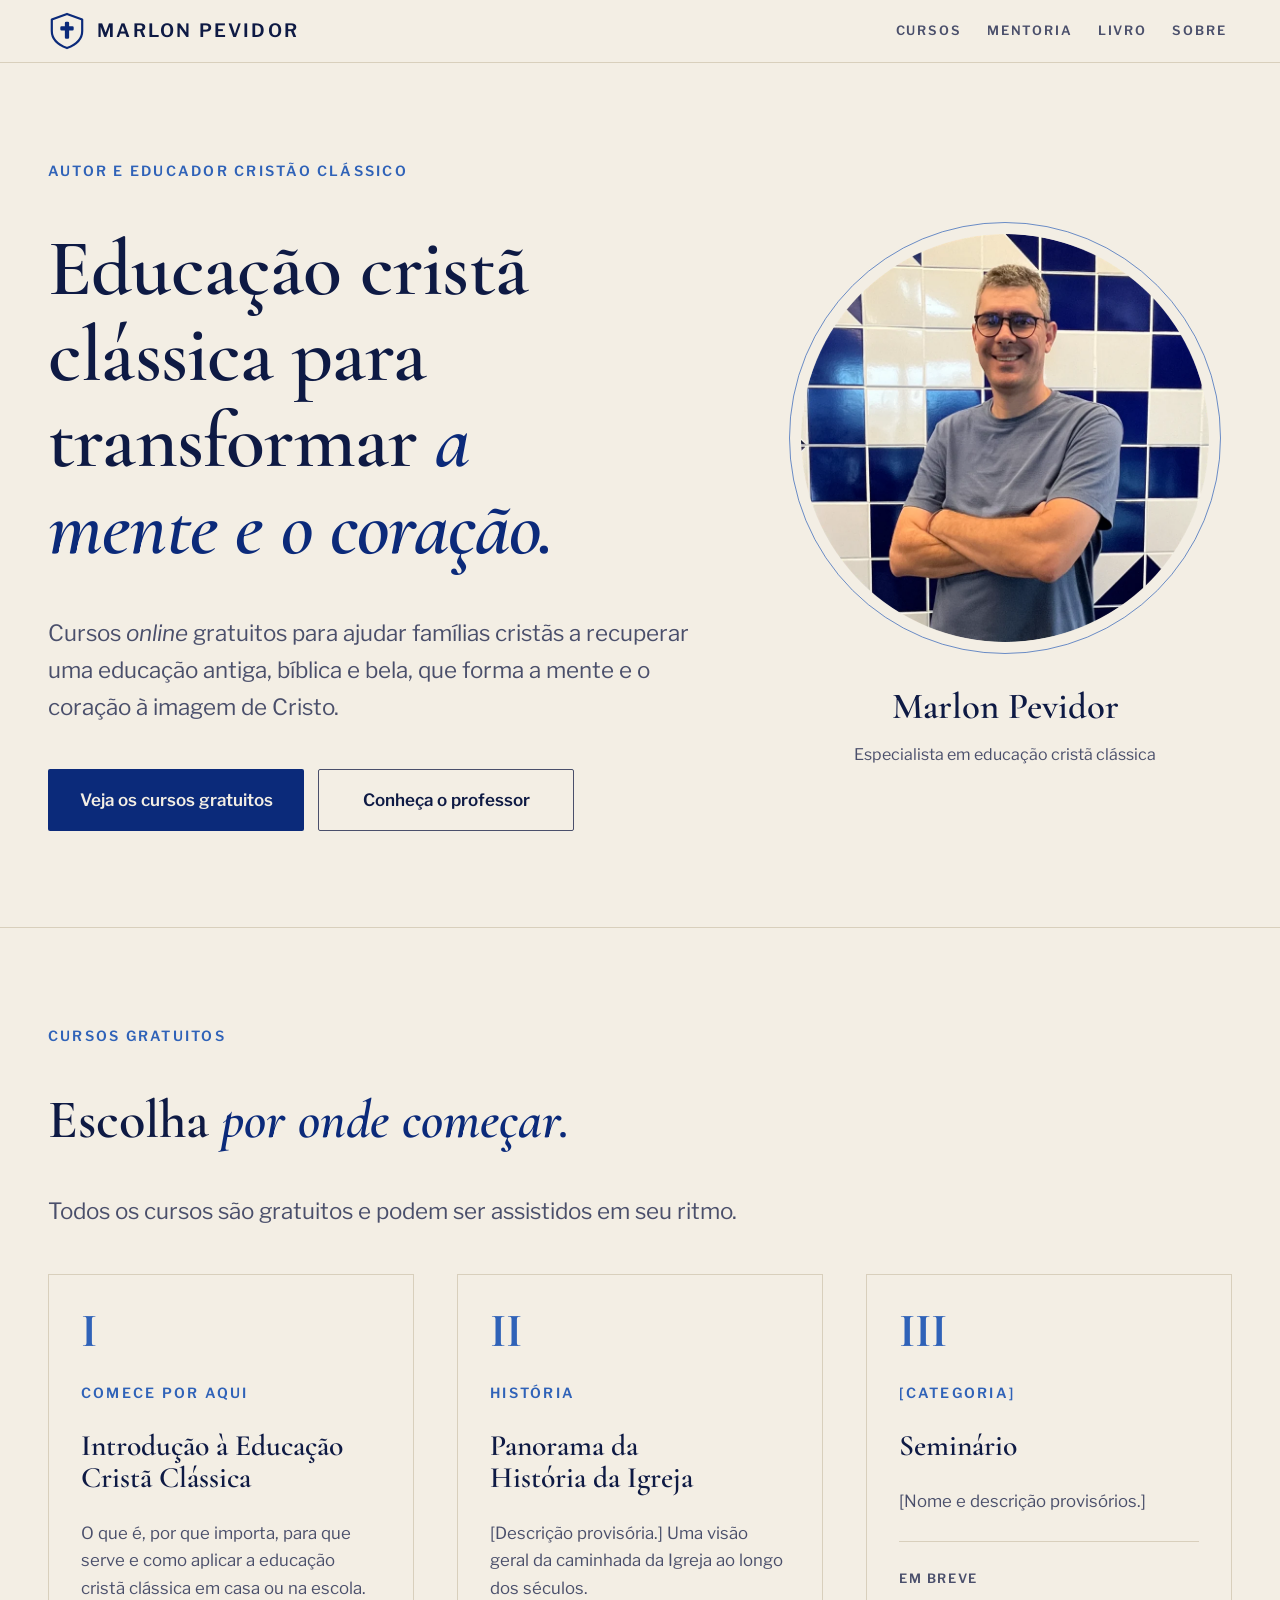
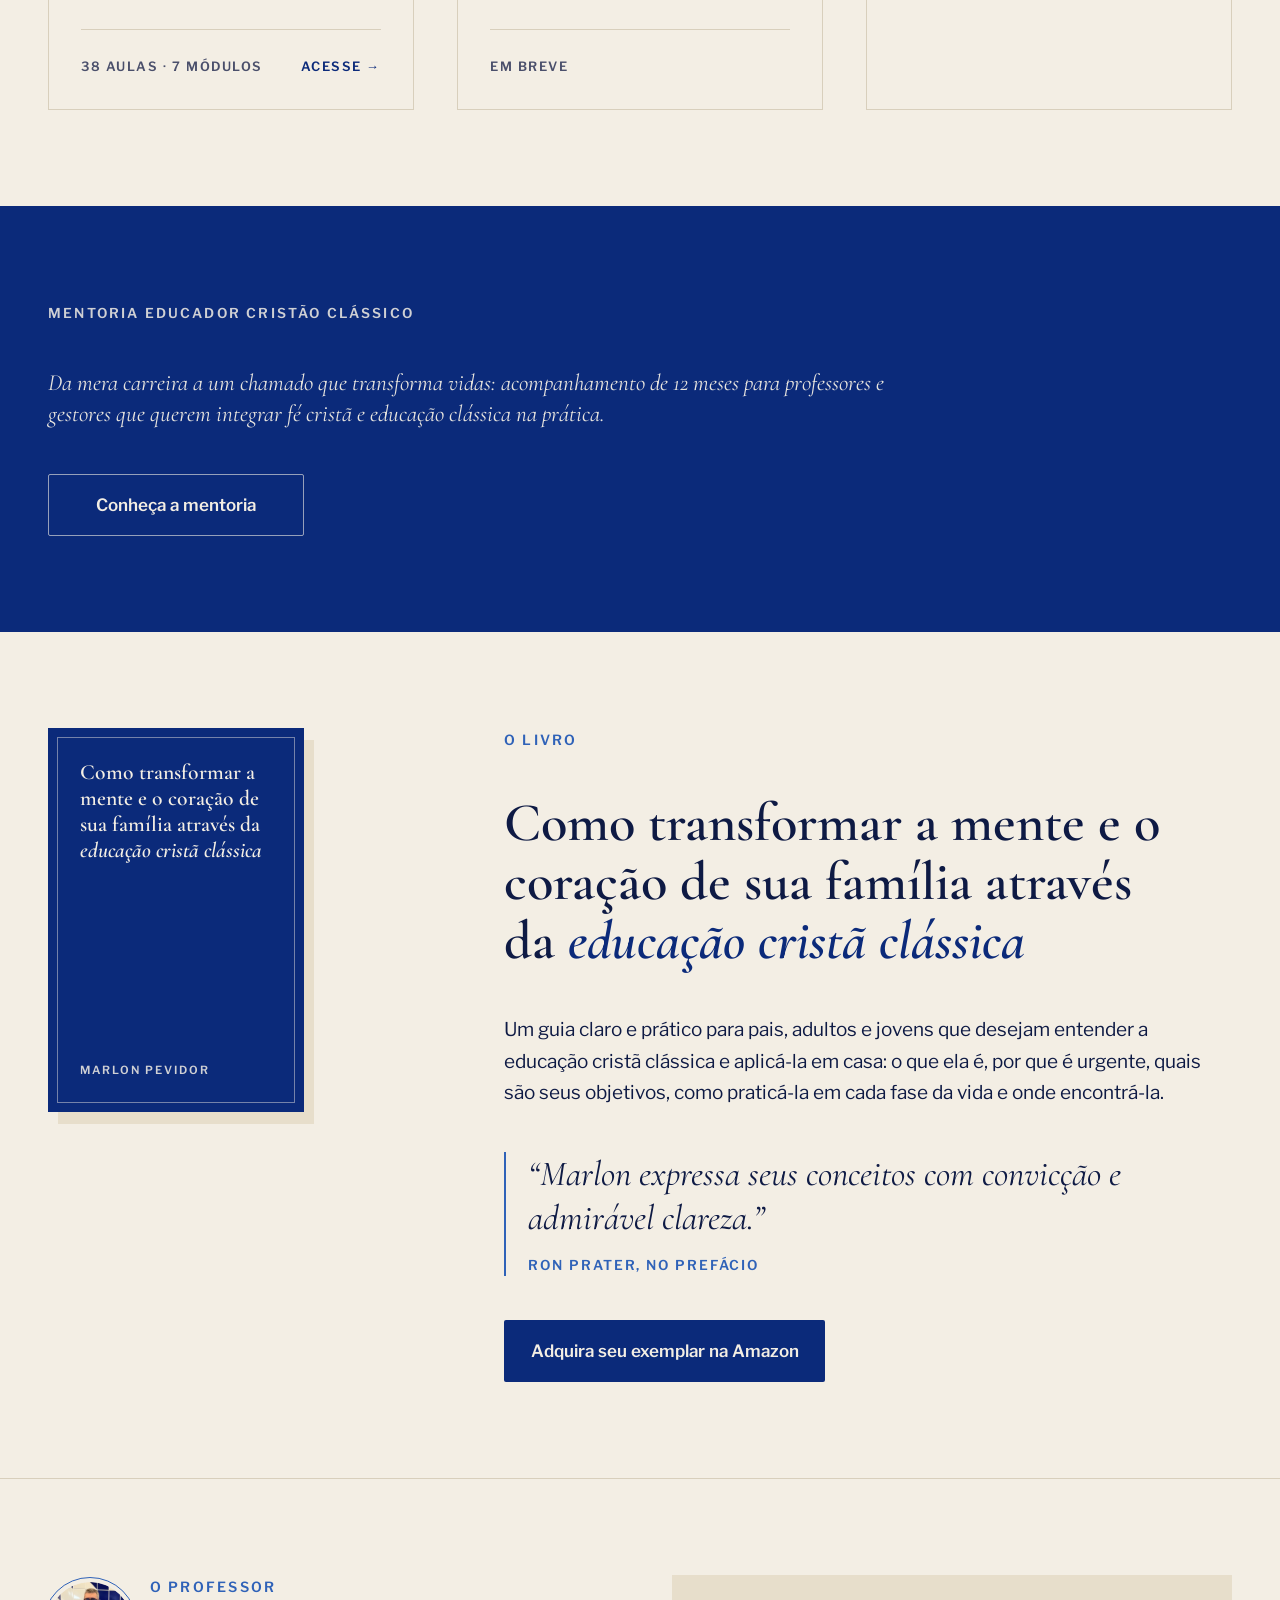
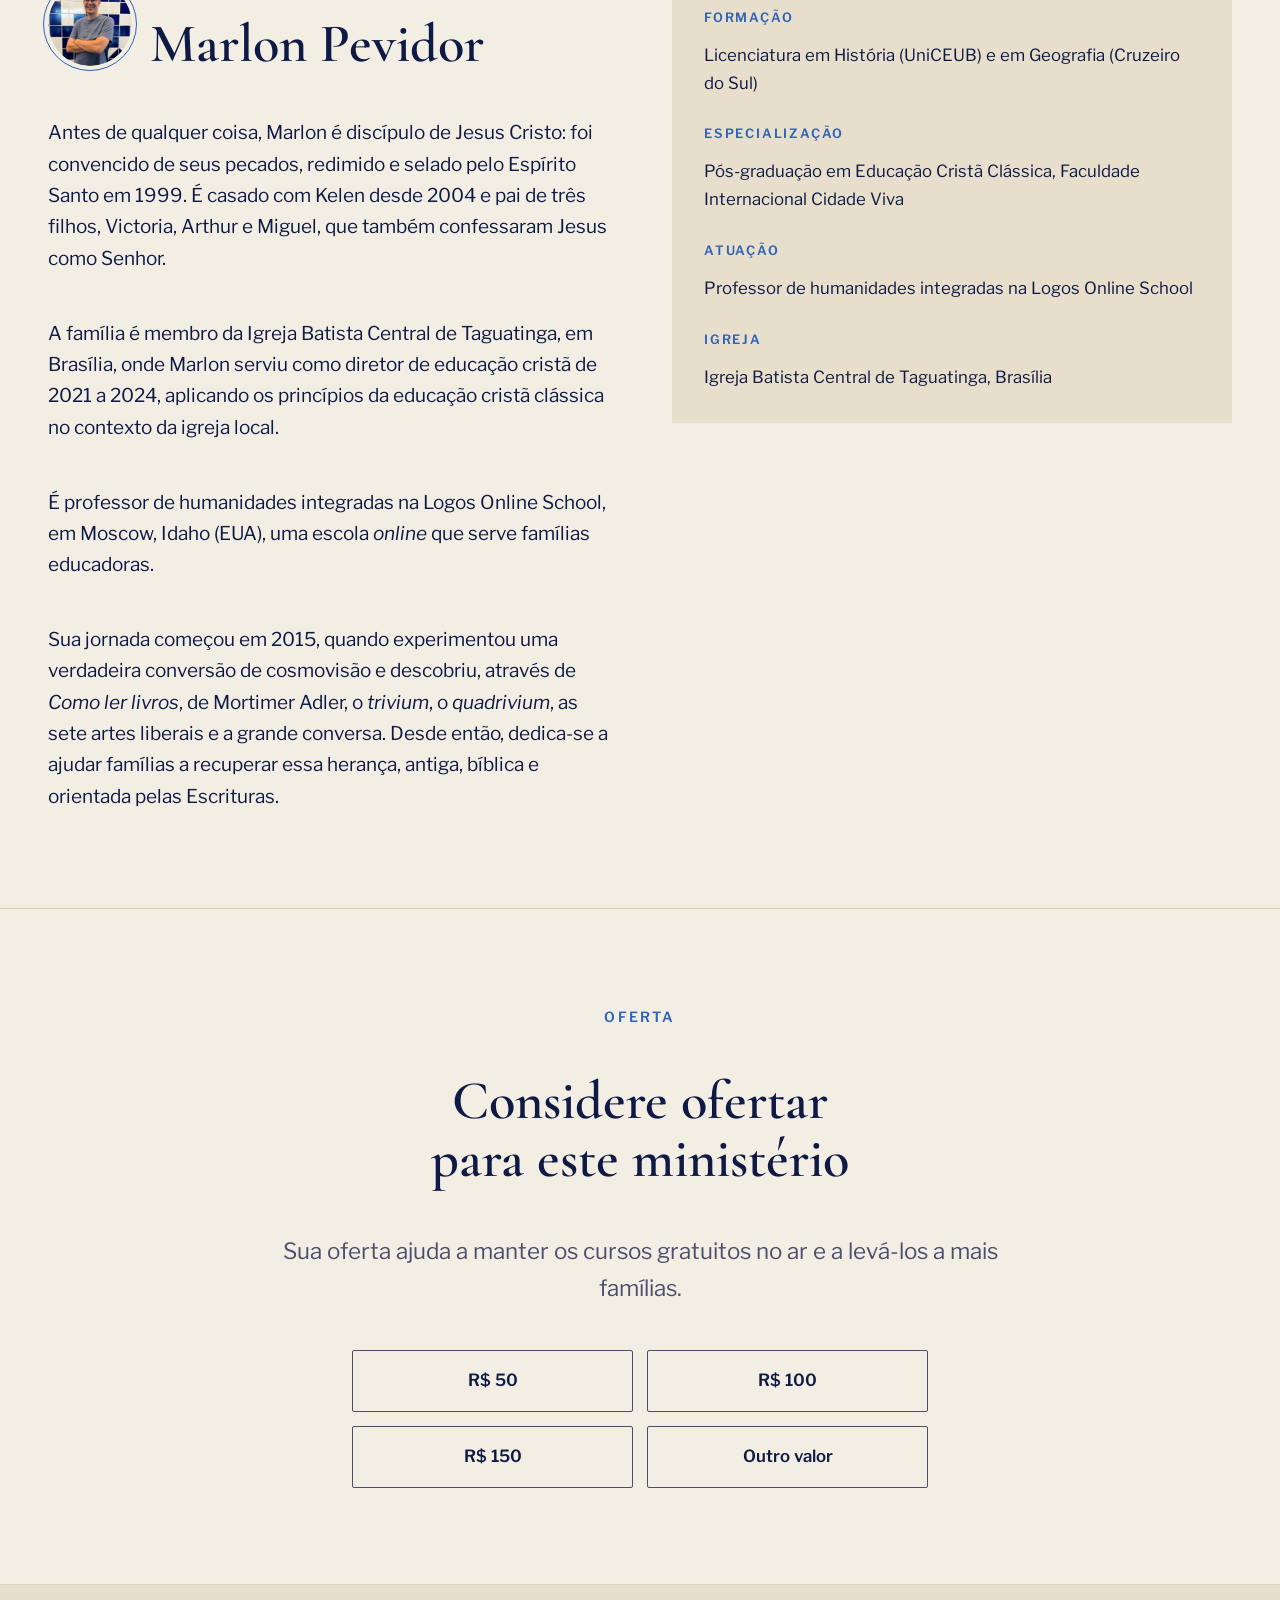
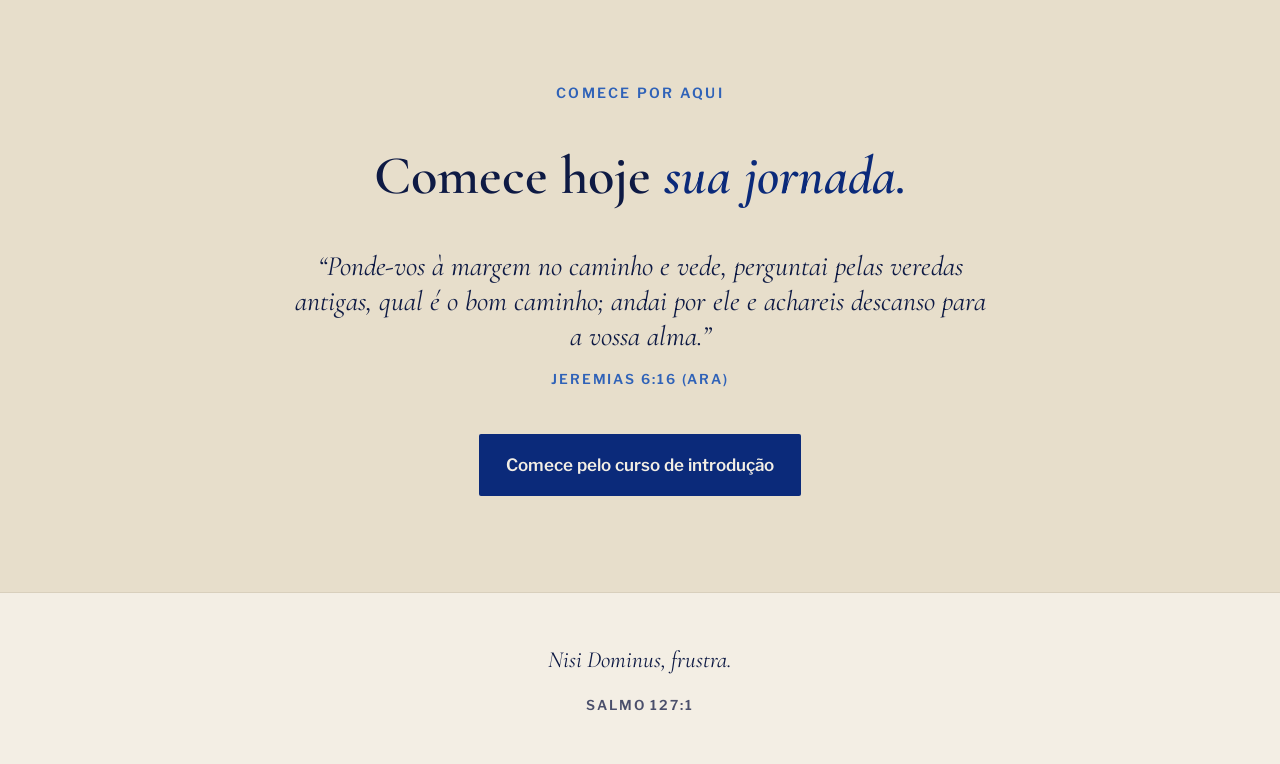
<file: index.html>
<!doctype html>
<html lang="pt-BR">
<head>
<meta charset="utf-8">
<meta name="viewport" content="width=device-width, initial-scale=1, viewport-fit=cover">
<title>Marlon Pevidor · Educação Cristã Clássica</title>
<meta name="description" content="Cursos online gratuitos de educação cristã clássica e história da Igreja, com o professor Marlon Pevidor.">
<link rel="canonical" href="https://marlonpevidor.pages.dev/">
<meta property="og:type" content="website">
<meta property="og:locale" content="pt_BR">
<meta property="og:site_name" content="Marlon Pevidor">
<meta property="og:url" content="https://marlonpevidor.pages.dev/">
<meta property="og:title" content="Marlon Pevidor · Educação Cristã Clássica">
<meta property="og:description" content="Cursos online gratuitos para formar a mente e o coração de sua família.">
<meta property="og:image" content="https://marlonpevidor.pages.dev/compartilhar.png?v=10">
<meta property="og:image:width" content="1200">
<meta property="og:image:height" content="630">
<meta name="twitter:card" content="summary_large_image">
<script>
  // Links antigos (…/#aula-3) continuam funcionando
  if (/^#aula-\d+$/.test(location.hash)) location.replace("iecc/" + location.hash);
</script>
<link rel="icon" href="favicon.svg" type="image/svg+xml">
<link rel="icon" href="favicon-32.png" type="image/png" sizes="32x32">
<link rel="icon" href="icon-192.png" type="image/png" sizes="192x192">
<link rel="apple-touch-icon" href="apple-touch-icon.png" sizes="180x180">
<link rel="manifest" href="manifest.webmanifest">
<meta name="theme-color" content="#0B2A7A">
<link rel="preconnect" href="https://fonts.googleapis.com">
<link rel="preconnect" href="https://fonts.gstatic.com" crossorigin>
<link rel="stylesheet" href="https://fonts.googleapis.com/css2?family=Cormorant+Garamond:ital,wght@0,500;0,600;0,700;1,500;1,600&family=Libre+Franklin:wght@400;500;600&display=swap">
<link rel="stylesheet" href="estilo.css">
<script src="site.js" defer></script>
</head>
<body>

<header class="topbar">
  <div class="wrap">
    <a class="brand" href="#top" title="Voltar ao início da página"><svg class="crest" viewBox="0 0 40 40" aria-hidden="true"><path d="M20 2 L36 8 V20 C36 29 28 35 20 38 C12 35 4 29 4 20 V8 Z" fill="none" stroke="currentColor" stroke-width="2.3" stroke-linejoin="round"/><g transform="translate(9.76 8.96) scale(0.08)" fill="currentColor"><path d="M216,92v24a16,16,0,0,1-16,16H156v92a16,16,0,0,1-16,16H116a16,16,0,0,1-16-16V132H56a16,16,0,0,1-16-16V92A16,16,0,0,1,56,76h44V32a16,16,0,0,1,16-16h24a16,16,0,0,1,16,16V76h44A16,16,0,0,1,216,92Z"/></g></svg><span>Marlon Pevidor</span></a>
    <nav aria-label="Menu">
      <a href="#cursos">Cursos</a>
      <a href="#mentoria">Mentoria</a>
      <a href="#livro">Livro</a>
      <a href="#professor">Sobre</a>
    </nav>
  </div>
</header>

<main id="inicio">

  <section class="hero">
    <div class="wrap">
      <div class="hero-copy">
        <p class="caps">Autor e educador cristão clássico</p>
        <h1>Educação cristã clássica para transformar <em>a mente e o coração.</em></h1>
        <p class="lede">Cursos <em>online</em> gratuitos para ajudar famílias cristãs a recuperar uma educação antiga, bíblica e bela, que forma a mente e o coração à imagem de Cristo.</p>
        <div class="actions">
          <a class="btn btn-primary" href="#cursos">Veja os cursos gratuitos</a>
          <a class="btn btn-ghost" href="#professor">Conheça o professor</a>
        </div>
      </div>
      <figure class="portrait">
        <span class="ring"><img src="assets/marlon.webp" alt="Professor Marlon Pevidor sorrindo, de óculos e braços cruzados, diante de uma parede de azulejos azuis e creme" width="840" height="840"></span>
        <figcaption>
          <strong>Marlon Pevidor</strong>
          <span>Especialista em educação cristã clássica</span>
        </figcaption>
      </figure>
    </div>
  </section>

  <section id="cursos">
    <div class="wrap">
      <div class="head">
        <p class="caps">Cursos gratuitos</p>
        <h2>Escolha <em>por onde começar.</em></h2>
        <p class="lede">Todos os cursos são gratuitos e podem ser assistidos em seu ritmo.</p>
      </div>
      <div class="pillars">
        <a class="pillar" href="iecc/">
          <span class="numeral" aria-hidden="true">I</span>
          <p class="caps">Comece por aqui</p>
          <h3>Introdução à Educação Cristã Clássica</h3>
          <p>O que é, por que importa, para que serve e como aplicar a educação cristã clássica em casa ou na escola.</p>
          <div class="go"><span>38 aulas · 7 módulos</span><span>Acesse →</span></div>
        </a>
        <div class="pillar">
          <span class="numeral" aria-hidden="true">II</span>
          <p class="caps">História</p>
          <h3>Panorama da História da Igreja</h3>
          <p>[Descrição provisória.] Uma visão geral da caminhada da Igreja ao longo dos séculos.</p>
          <div class="go"><span>Em breve</span></div>
        </div>
        <div class="pillar">
          <span class="numeral" aria-hidden="true">III</span>
          <p class="caps">[Categoria]</p>
          <h3>Seminário</h3>
          <p>[Nome e descrição provisórios.]</p>
          <div class="go"><span>Em breve</span></div>
        </div>
      </div>
    </div>
  </section>

  <section class="band" id="mentoria" aria-label="Mentoria">
    <div class="wrap">
      <span class="label">Mentoria Educador Cristão Clássico</span>
      <p class="note">Da mera carreira a um chamado que transforma vidas: acompanhamento de 12 meses para professores e gestores que querem integrar fé cristã e educação clássica na prática.</p>
      <div class="actions"><a class="btn btn-ghost band-btn" href="mentoria/">Conheça a mentoria</a></div>
    </div>
  </section>

  <section class="about" id="livro">
    <div class="wrap">
      <a class="book-cover" href="https://a.co/d/00ePqFWon" target="_blank" rel="noopener" aria-label="Comprar o livro na Amazon">
        <div class="t">Como transformar a mente e o coração de sua família através da <em>educação cristã clássica</em></div>
        <div class="a">Marlon Pevidor</div>
      </a>
      <div class="stack">
        <p class="caps">O livro</p>
        <h2>Como transformar a mente e o coração de sua família através da <em>educação cristã clássica</em></h2>
        <p>Um guia claro e prático para pais, adultos e jovens que desejam entender a educação cristã clássica e aplicá-la em casa: o que ela é, por que é urgente, quais são seus objetivos, como praticá-la em cada fase da vida e onde encontrá-la.</p>
        <blockquote>
          <p>“Marlon expressa seus conceitos com convicção e admirável clareza.”</p>
          <cite>Ron Prater, no prefácio</cite>
        </blockquote>
        <div class="actions"><a class="btn btn-primary" href="https://a.co/d/00ePqFWon" target="_blank" rel="noopener">Adquira seu exemplar na Amazon</a></div>
      </div>
    </div>
  </section>

  <section class="story" id="professor">
    <div class="wrap">
      <div class="stack">
        <div class="byline">
          <img src="assets/marlon.webp" alt="" width="840" height="840" loading="lazy">
          <div>
            <p class="caps">O professor</p>
            <h2>Marlon Pevidor</h2>
          </div>
        </div>
        <p>Antes de qualquer coisa, Marlon é discípulo de Jesus Cristo: foi convencido de seus pecados, redimido e selado pelo Espírito Santo em 1999. É casado com Kelen desde 2004 e pai de três filhos, Victoria, Arthur e Miguel, que também confessaram Jesus como Senhor.</p>
        <p>A família é membro da Igreja Batista Central de Taguatinga, em Brasília, onde Marlon serviu como diretor de educação cristã de 2021 a 2024, aplicando os princípios da educação cristã clássica no contexto da igreja local.</p>
        <p>É professor de humanidades integradas na Logos Online School, em Moscow, Idaho (EUA), uma escola <em>online</em> que serve famílias educadoras.</p>
        <p>Sua jornada começou em 2015, quando experimentou uma verdadeira conversão de cosmovisão e descobriu, através de <em>Como ler livros</em>, de Mortimer Adler, o <em>trivium</em>, o <em>quadrivium</em>, as sete artes liberais e a grande conversa. Desde então, dedica-se a ajudar famílias a recuperar essa herança, antiga, bíblica e orientada pelas Escrituras.</p>
      </div>
      <dl class="facts">
        <div><dt>Formação</dt><dd>Licenciatura em História (UniCEUB) e em Geografia (Cruzeiro do Sul)</dd></div>
        <div><dt>Especialização</dt><dd>Pós-graduação em Educação Cristã Clássica, Faculdade Internacional Cidade Viva</dd></div>
        <div><dt>Atuação</dt><dd>Professor de humanidades integradas na Logos Online School</dd></div>
        <div><dt>Igreja</dt><dd>Igreja Batista Central de Taguatinga, Brasília</dd></div>
      </dl>
    </div>
  </section>

  <section class="center" id="ofertar">
    <div class="wrap">
      <div class="head">
        <p class="caps">Oferta</p>
        <h2>Considere ofertar para este ministério</h2>
        <p class="lede">Sua oferta ajuda a manter os cursos gratuitos no ar e a levá-los a mais famílias.</p>
      </div>
      <div class="pix-box" id="ofertar-box">
        <div class="pix-valores"></div>
        <div class="pix-resultado" hidden>
          <p class="pix-titulo"></p>
          <div class="pix-qr"></div>
          <p class="pix-ajuda">No celular: toque em <strong>Copie o código Pix</strong>, abra o <em>app</em> de seu banco, vá em <strong>Pix → Copia e Cola</strong> e cole. No computador: escaneie o <em>QR Code</em> com o <em>app</em> do banco.</p>
          <textarea readonly aria-label="Código Pix copia e cola"></textarea>
          <button type="button" class="btn btn-primary pix-copiar">Copie o código Pix</button>
        </div>
      </div>
    </div>
  </section>

  <section class="final">
    <div class="wrap">
      <p class="caps">Comece por aqui</p>
      <h2>Comece hoje <em>sua jornada.</em></h2>
      <blockquote class="center-quote">
        <p>“Ponde-vos à margem no caminho e vede, perguntai pelas veredas antigas, qual é o bom caminho; andai por ele e achareis descanso para a vossa alma.”</p>
        <cite>Jeremias 6:16 (ARA)</cite>
      </blockquote>
      <div class="actions"><a class="btn btn-primary" href="iecc/">Comece pelo curso de introdução</a></div>
    </div>
  </section>

</main>

<footer>
  <div class="wrap">
    <em lang="la">Nisi Dominus, frustra.</em>
    <span>Salmo 127:1</span>
  </div>
</footer>
<script src="qrcode.js"></script>
<script src="pix.js"></script>
</body>
</html>
</file>
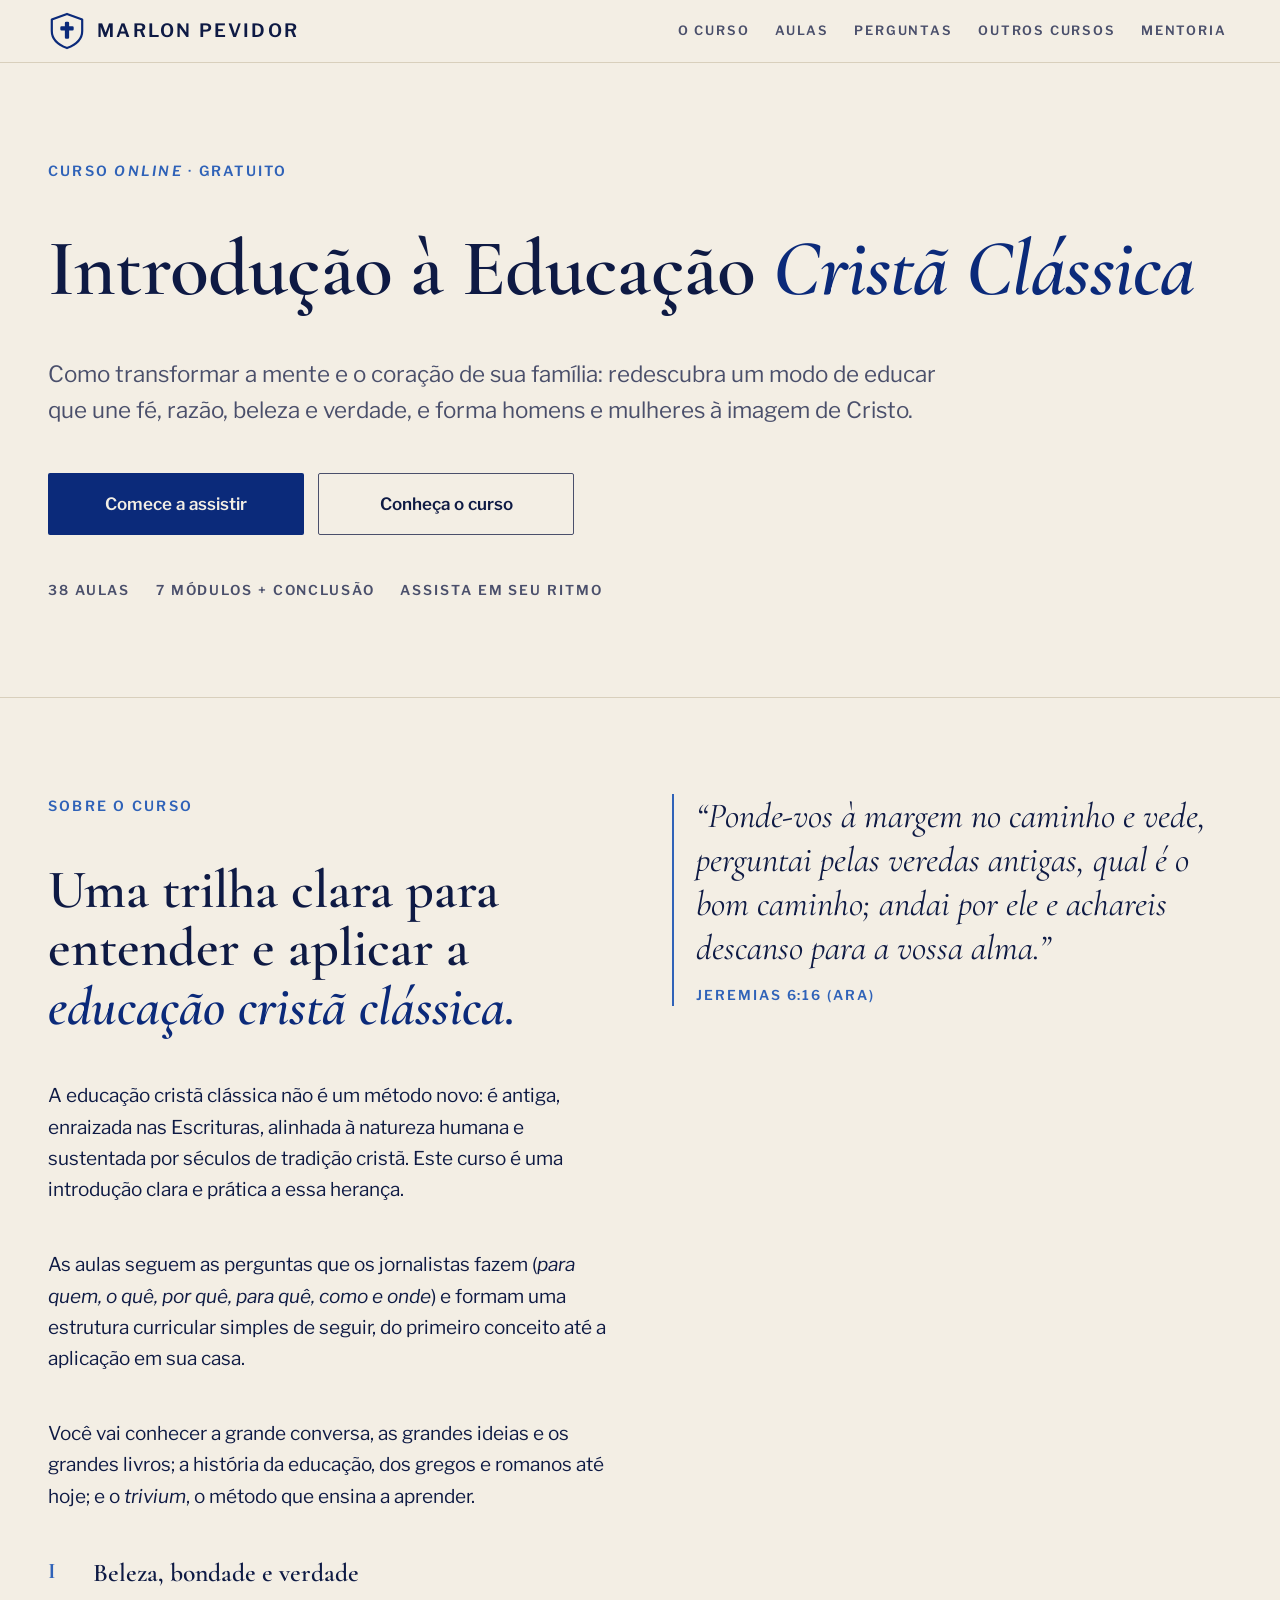
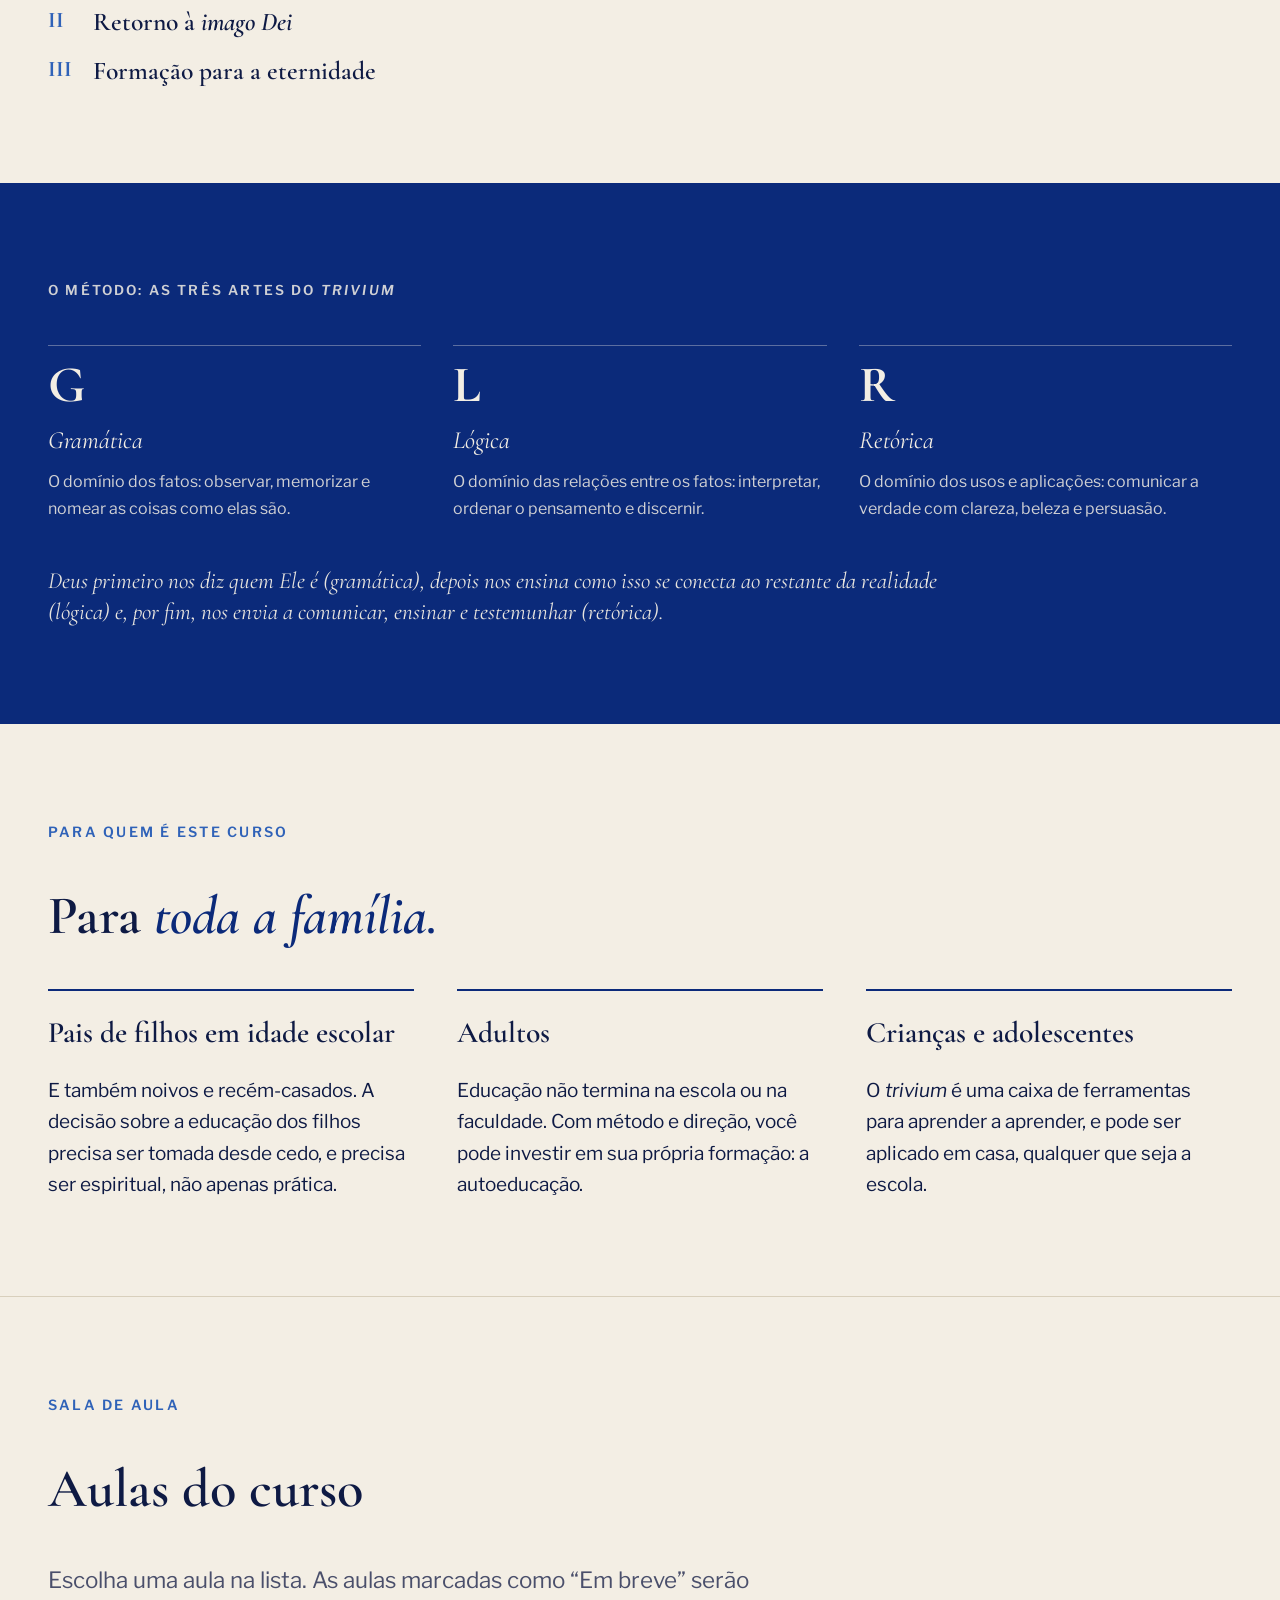
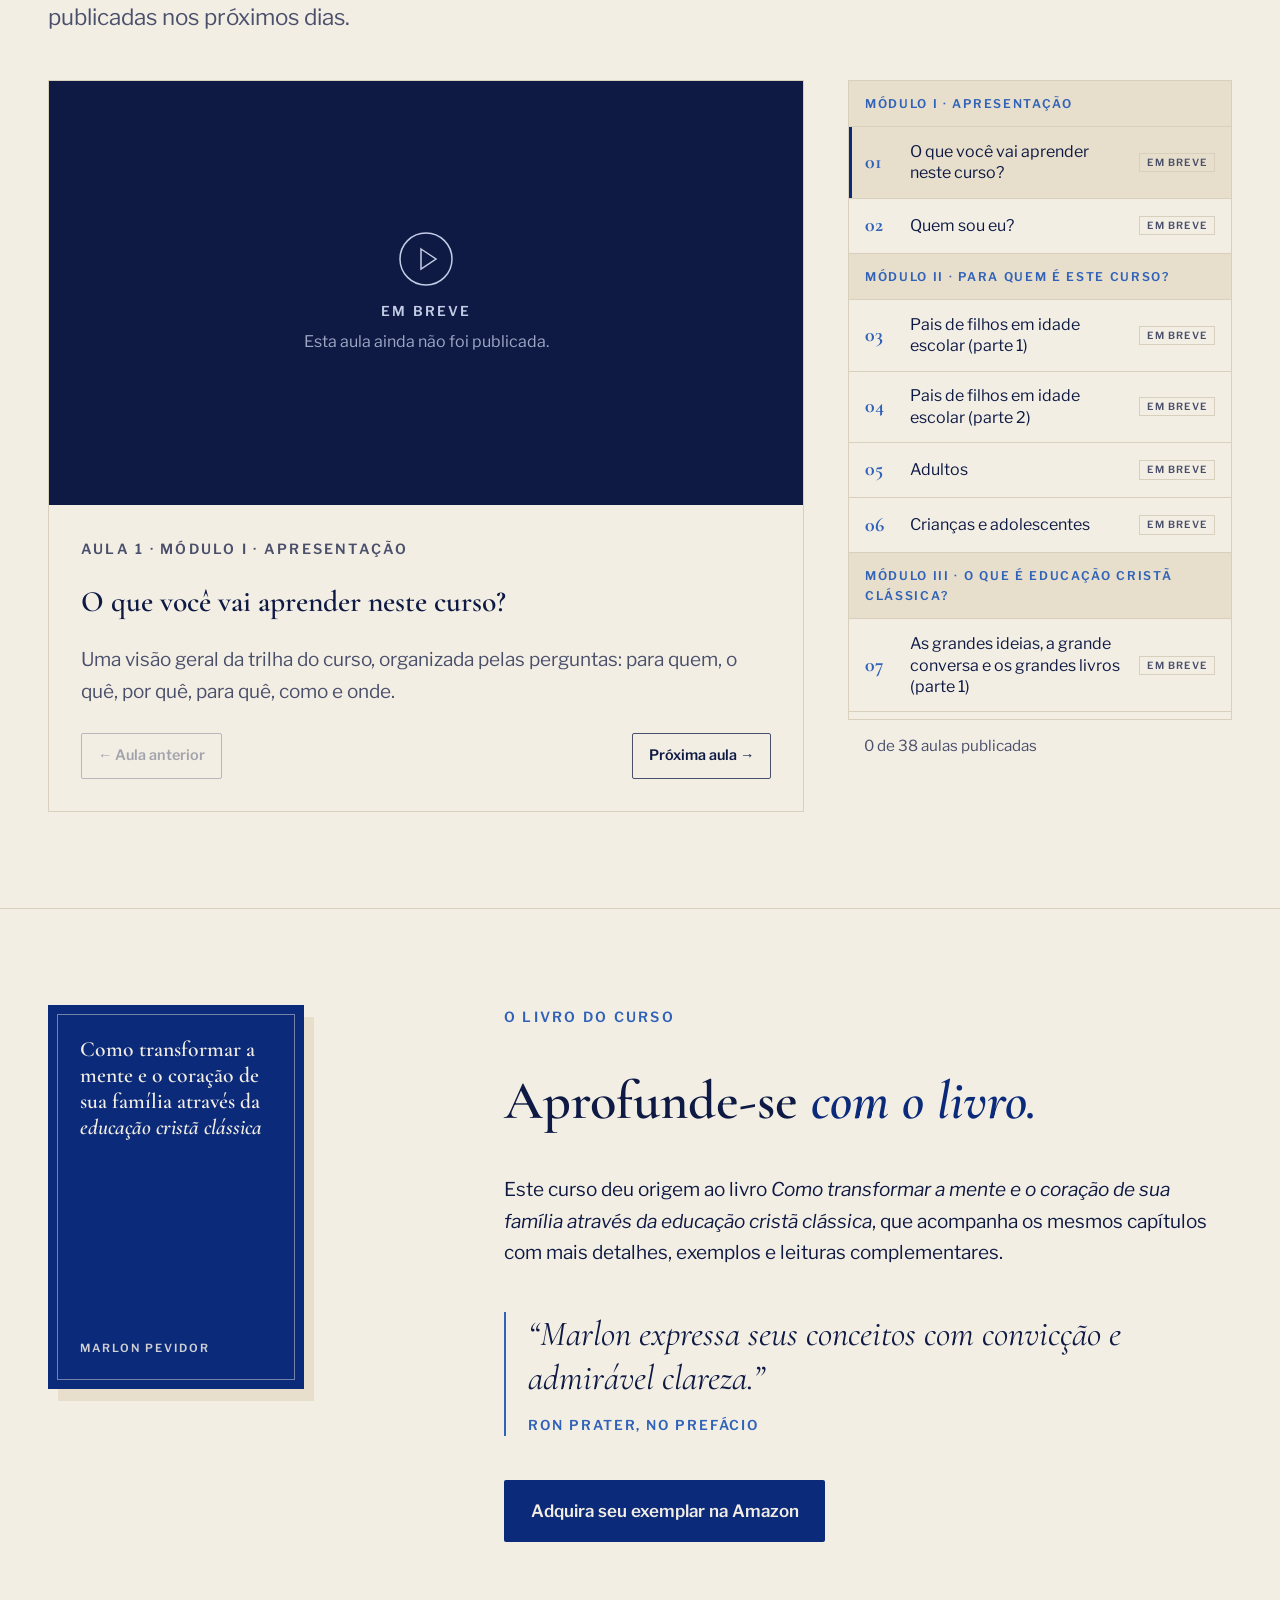
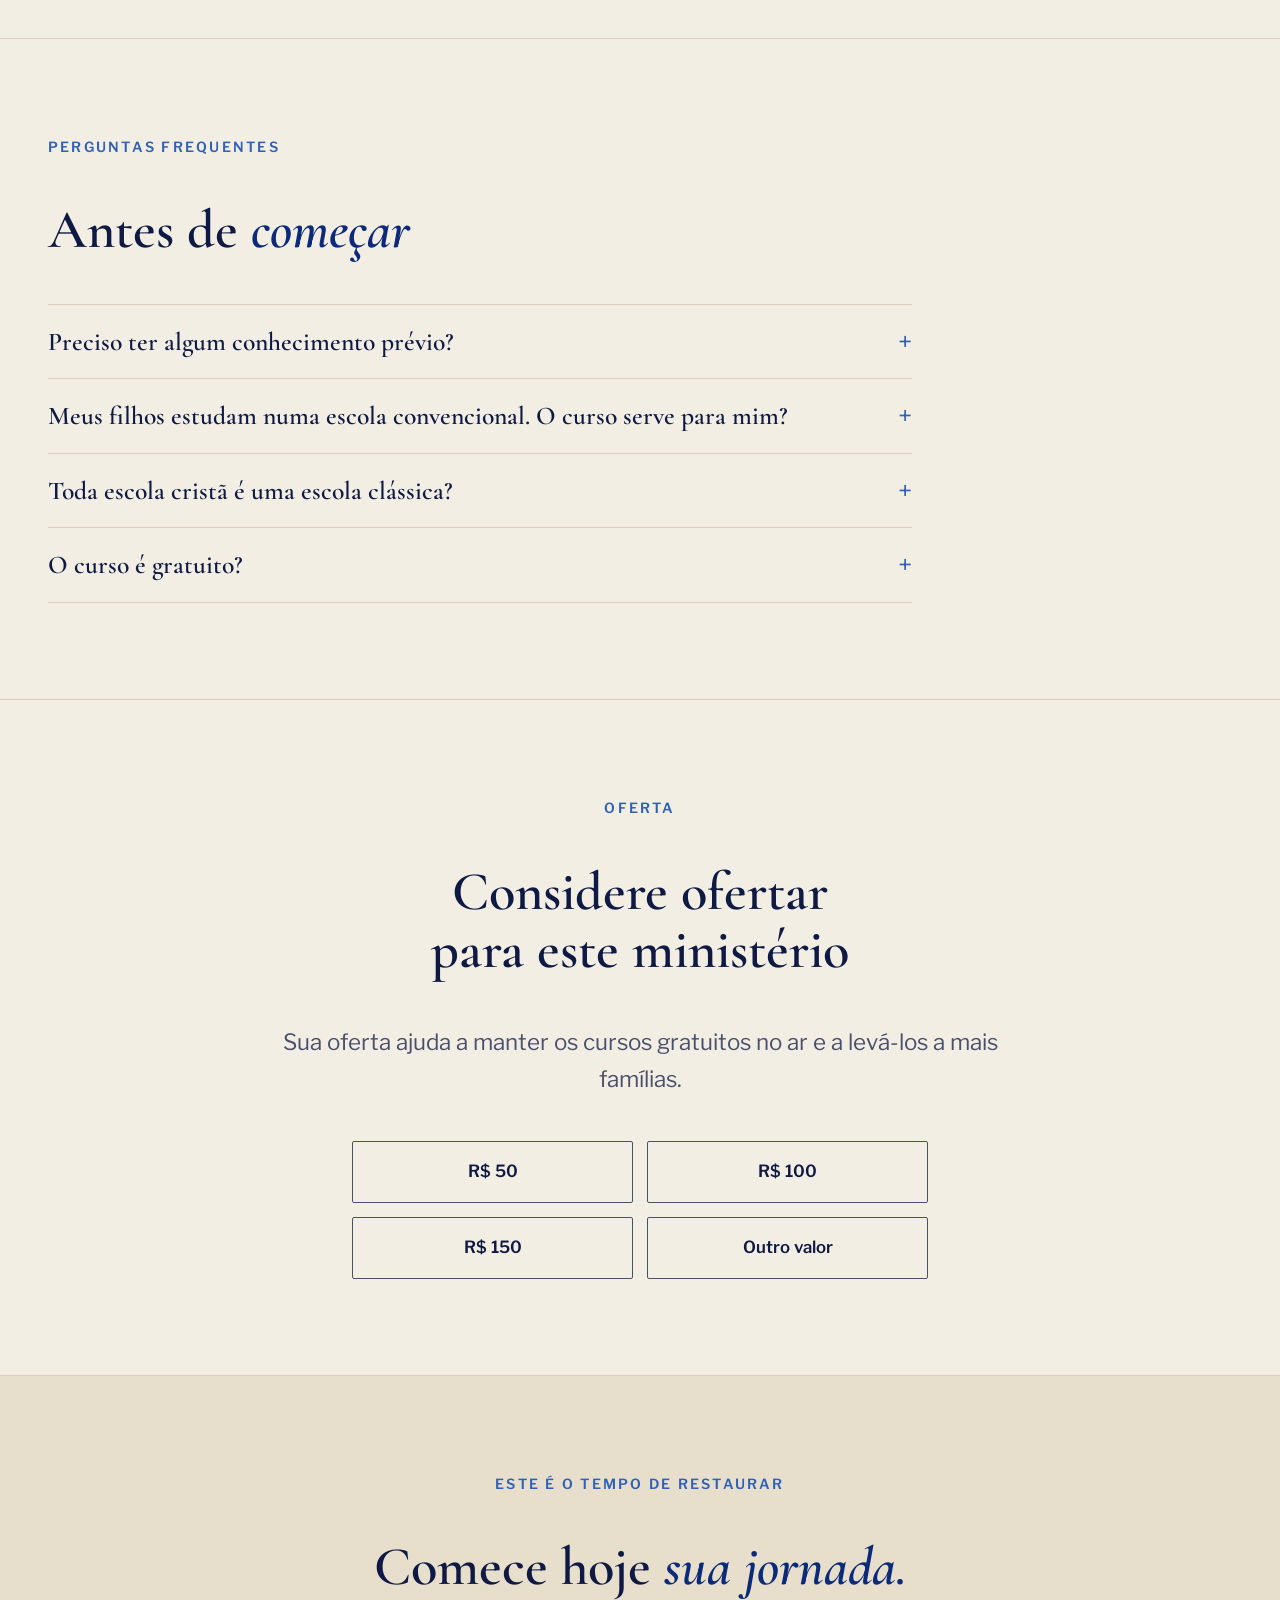
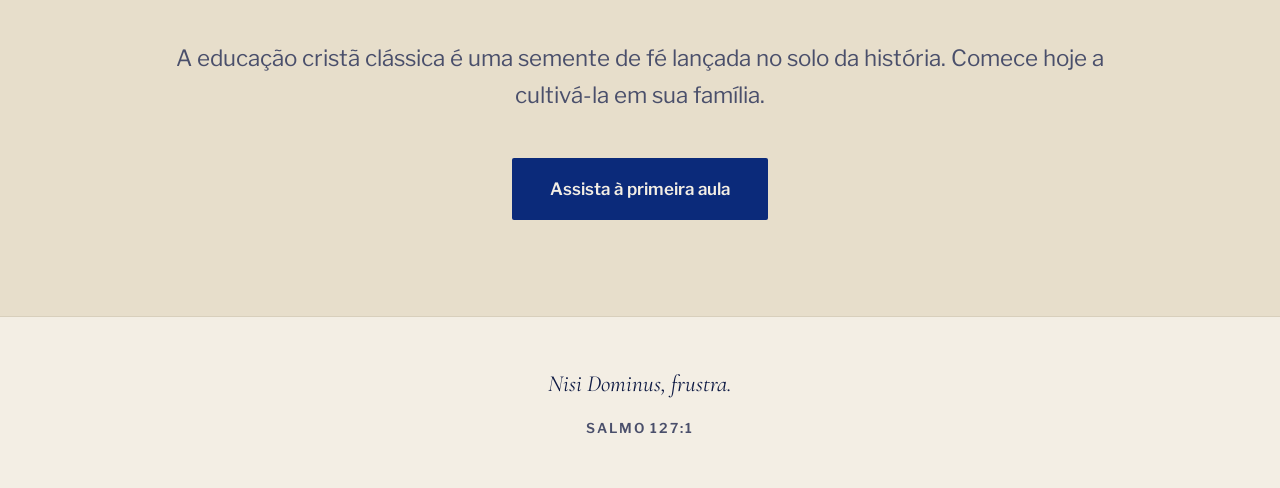
<file: iecc/index.html>
<!doctype html>
<html lang="pt-BR">
<head>
<meta charset="utf-8">
<meta name="viewport" content="width=device-width, initial-scale=1, viewport-fit=cover">
<title>Introdução à Educação Cristã Clássica · Marlon Pevidor</title>
<meta name="description" content="Curso online gratuito de introdução à educação cristã clássica, com Marlon Pevidor.">
<link rel="canonical" href="https://marlonpevidor.pages.dev/iecc/">
<meta property="og:type" content="website">
<meta property="og:locale" content="pt_BR">
<meta property="og:site_name" content="Marlon Pevidor">
<meta property="og:url" content="https://marlonpevidor.pages.dev/iecc/">
<meta property="og:title" content="Introdução à Educação Cristã Clássica · Marlon Pevidor">
<meta property="og:description" content="Curso online gratuito: redescubra a tradição que formou gerações pela beleza, pela bondade e pela verdade.">
<meta property="og:image" content="https://marlonpevidor.pages.dev/iecc/compartilhar.png?v=9">
<meta property="og:image:width" content="1200">
<meta property="og:image:height" content="630">
<meta name="twitter:card" content="summary_large_image">
<link rel="icon" href="../favicon.svg" type="image/svg+xml">
<link rel="icon" href="../favicon-32.png" type="image/png" sizes="32x32">
<link rel="icon" href="../icon-192.png" type="image/png" sizes="192x192">
<link rel="apple-touch-icon" href="../apple-touch-icon.png" sizes="180x180">
<link rel="manifest" href="../manifest.webmanifest">
<meta name="theme-color" content="#0B2A7A">
<link rel="preconnect" href="https://fonts.googleapis.com">
<link rel="preconnect" href="https://fonts.gstatic.com" crossorigin>
<link rel="stylesheet" href="https://fonts.googleapis.com/css2?family=Cormorant+Garamond:ital,wght@0,500;0,600;0,700;1,500;1,600&family=Libre+Franklin:wght@400;500;600&display=swap">
<link rel="stylesheet" href="../estilo.css">
<script src="../site.js" defer></script>
</head>
<body>

<header class="topbar">
  <div class="wrap">
    <a class="brand" href="../" title="Página inicial"><svg class="crest" viewBox="0 0 40 40" aria-hidden="true"><path d="M20 2 L36 8 V20 C36 29 28 35 20 38 C12 35 4 29 4 20 V8 Z" fill="none" stroke="currentColor" stroke-width="2.3" stroke-linejoin="round"/><g transform="translate(9.76 8.96) scale(0.08)" fill="currentColor"><path d="M216,92v24a16,16,0,0,1-16,16H156v92a16,16,0,0,1-16,16H116a16,16,0,0,1-16-16V132H56a16,16,0,0,1-16-16V92A16,16,0,0,1,56,76h44V32a16,16,0,0,1,16-16h24a16,16,0,0,1,16,16V76h44A16,16,0,0,1,216,92Z"/></g></svg><span>Marlon Pevidor</span></a>
    <nav aria-label="Menu">
      <a href="#sobre">O curso</a>
      <a href="#aulas">Aulas</a>
      <a href="#perguntas">Perguntas</a>
      <a href="../#cursos">Outros cursos</a>
      <a href="../mentoria/">Mentoria</a>
    </nav>
  </div>
</header>

<main id="inicio">

  <section class="hero solo">
    <div class="wrap">
      <div class="hero-copy">
        <p class="caps">Curso <em>online</em> · Gratuito</p>
        <h1>Introdução à Educação <em>Cristã Clássica</em></h1>
        <p class="lede">Como transformar a mente e o coração de sua família: redescubra um modo de educar que une fé, razão, beleza e verdade, e forma homens e mulheres à imagem de Cristo.</p>
        <div class="actions">
          <a class="btn btn-primary" id="cta-assistir" href="#aulas">Comece a assistir</a>
          <a class="btn btn-ghost" href="#sobre">Conheça o curso</a>
        </div>
        <ul class="facts-inline"><li id="meta-count">aulas</li><li>7 módulos + conclusão</li><li>Assista em seu ritmo</li></ul>
      </div>
    </div>
  </section>

  <section class="story" id="sobre">
    <div class="wrap">
      <div class="stack">
        <p class="caps">Sobre o curso</p>
        <h2>Uma trilha clara para entender e aplicar a <em>educação cristã clássica.</em></h2>
        <p>A educação cristã clássica não é um método novo: é antiga, enraizada nas Escrituras, alinhada à natureza humana e sustentada por séculos de tradição cristã. Este curso é uma introdução clara e prática a essa herança.</p>
        <p>As aulas seguem as perguntas que os jornalistas fazem (<em>para quem, o quê, por quê, para quê, como e onde</em>) e formam uma estrutura curricular simples de seguir, do primeiro conceito até a aplicação em sua casa.</p>
        <p>Você vai conhecer a grande conversa, as grandes ideias e os grandes livros; a história da educação, dos gregos e romanos até hoje; e o <em>trivium</em>, o método que ensina a aprender.</p>
        <ol class="destiny big">
          <li>Beleza, bondade e verdade</li>
          <li>Retorno à <em>imago Dei</em></li>
          <li>Formação para a eternidade</li>
        </ol>
      </div>
      <blockquote>
        <p>“Ponde-vos à margem no caminho e vede, perguntai pelas veredas antigas, qual é o bom caminho; andai por ele e achareis descanso para a vossa alma.”</p>
        <cite>Jeremias 6:16 (ARA)</cite>
      </blockquote>
    </div>
  </section>

  <section class="band three" aria-label="As três artes do trivium">
    <div class="wrap">
      <span class="label">O método: as três artes do <em>trivium</em></span>
      <ol>
        <li><span class="letter" aria-hidden="true">G</span><span class="word">Gramática</span><span class="desc">O domínio dos fatos: observar, memorizar e nomear as coisas como elas são.</span></li>
        <li><span class="letter" aria-hidden="true">L</span><span class="word">Lógica</span><span class="desc">O domínio das relações entre os fatos: interpretar, ordenar o pensamento e discernir.</span></li>
        <li><span class="letter" aria-hidden="true">R</span><span class="word">Retórica</span><span class="desc">O domínio dos usos e aplicações: comunicar a verdade com clareza, beleza e persuasão.</span></li>
      </ol>
      <p class="note">Deus primeiro nos diz quem Ele é (gramática), depois nos ensina como isso se conecta ao restante da realidade (lógica) e, por fim, nos envia a comunicar, ensinar e testemunhar (retórica).</p>
    </div>
  </section>

  <section id="para-quem">
    <div class="wrap">
      <div class="head">
        <p class="caps">Para quem é este curso</p>
        <h2>Para <em>toda a família.</em></h2>
      </div>
      <div class="paths three">
        <div class="path">
          <h3>Pais de filhos em idade escolar</h3>
          <p>E também noivos e recém-casados. A decisão sobre a educação dos filhos precisa ser tomada desde cedo, e precisa ser espiritual, não apenas prática.</p>
        </div>
        <div class="path">
          <h3>Adultos</h3>
          <p>Educação não termina na escola ou na faculdade. Com método e direção, você pode investir em sua própria formação: a autoeducação.</p>
        </div>
        <div class="path">
          <h3>Crianças e adolescentes</h3>
          <p>O <em>trivium</em> é uma caixa de ferramentas para aprender a aprender, e pode ser aplicado em casa, qualquer que seja a escola.</p>
        </div>
      </div>
    </div>
  </section>

  <section id="aulas">
    <div class="wrap">
      <div class="head">
        <p class="caps">Sala de aula</p>
        <h2>Aulas do curso</h2>
        <p class="lede">Escolha uma aula na lista. As aulas marcadas como “Em breve” serão publicadas nos próximos dias.</p>
      </div>
      <div class="player-grid">
        <div class="stage">
          <div class="video" id="video"></div>
          <div class="lesson-info">
            <p class="caps" id="lesson-module"></p>
            <h3 id="lesson-title"></h3>
            <p id="lesson-desc"></p>
            <p class="resume" id="resume" hidden></p>
            <div class="lesson-nav">
              <button id="prev">← Aula anterior</button>
              <button id="next">Próxima aula →</button>
            </div>
          </div>
        </div>
        <aside>
          <div class="syllabus" id="syllabus"></div>
          <div class="progress" id="progress"></div>
        </aside>
      </div>
    </div>
  </section>

  <section class="about" id="livro">
    <div class="wrap">
      <a class="book-cover" href="https://a.co/d/00ePqFWon" target="_blank" rel="noopener" aria-label="Comprar o livro na Amazon">
        <div class="t">Como transformar a mente e o coração de sua família através da <em>educação cristã clássica</em></div>
        <div class="a">Marlon Pevidor</div>
      </a>
      <div class="stack">
        <p class="caps">O livro do curso</p>
        <h2>Aprofunde-se <em>com o livro.</em></h2>
        <p>Este curso deu origem ao livro <em>Como transformar a mente e o coração de sua família através da educação cristã clássica</em>, que acompanha os mesmos capítulos com mais detalhes, exemplos e leituras complementares.</p>
        <blockquote>
          <p>“Marlon expressa seus conceitos com convicção e admirável clareza.”</p>
          <cite>Ron Prater, no prefácio</cite>
        </blockquote>
        <div class="actions"><a class="btn btn-primary" href="https://a.co/d/00ePqFWon" target="_blank" rel="noopener">Adquira seu exemplar na Amazon</a></div>
      </div>
    </div>
  </section>

  <section id="perguntas">
    <div class="wrap">
      <div class="head">
        <p class="caps">Perguntas frequentes</p>
        <h2>Antes de <em>começar</em></h2>
      </div>
      <div class="faq">
        <details>
          <summary>Preciso ter algum conhecimento prévio?</summary>
          <p>Não. O curso é introdutório e começa do zero, explicando cada conceito (<em>trivium</em>, <em>quadrivium</em>, sete artes liberais, grandes livros) passo a passo.</p>
        </details>
        <details>
          <summary>Meus filhos estudam numa escola convencional. O curso serve para mim?</summary>
          <p>Sim. A formação da mente não depende exclusivamente da escola. O curso mostra caminhos como o <em>afterschooling</em> (aplicar a educação clássica em casa, no contraturno), a educação domiciliar e as escolas cristãs clássicas.</p>
        </details>
        <details>
          <summary>Toda escola cristã é uma escola clássica?</summary>
          <p>Não. Muitas escolas confessionais seguem a BNCC e acrescentam elementos religiosos, mas não adotam os fundamentos da educação cristã clássica. O módulo VII explica as diferenças.</p>
        </details>
        <details>
          <summary>O curso é gratuito?</summary>
          <p>Sim. Todas as aulas ficam disponíveis gratuitamente no YouTube e podem ser assistidas aqui, em seu ritmo.</p>
        </details>
      </div>
    </div>
  </section>

  <section class="center" id="ofertar">
    <div class="wrap">
      <div class="head">
        <p class="caps">Oferta</p>
        <h2>Considere ofertar para este ministério</h2>
        <p class="lede">Sua oferta ajuda a manter os cursos gratuitos no ar e a levá-los a mais famílias.</p>
      </div>
      <div class="pix-box" id="ofertar-box">
        <div class="pix-valores"></div>
        <div class="pix-resultado" hidden>
          <p class="pix-titulo"></p>
          <div class="pix-qr"></div>
          <p class="pix-ajuda">No celular: toque em <strong>Copie o código Pix</strong>, abra o <em>app</em> de seu banco, vá em <strong>Pix → Copia e Cola</strong> e cole. No computador: escaneie o <em>QR Code</em> com o <em>app</em> do banco.</p>
          <textarea readonly aria-label="Código Pix copia e cola"></textarea>
          <button type="button" class="btn btn-primary pix-copiar">Copie o código Pix</button>
        </div>
      </div>
    </div>
  </section>

  <section class="final">
    <div class="wrap">
      <p class="caps">Este é o tempo de restaurar</p>
      <h2>Comece hoje <em>sua jornada.</em></h2>
      <p class="lede">A educação cristã clássica é uma semente de fé lançada no solo da história. Comece hoje a cultivá-la em sua família.</p>
      <div class="actions"><a class="btn btn-primary" href="#aula-1">Assista à primeira aula</a></div>
    </div>
  </section>

</main>

<footer>
  <div class="wrap">
    <em lang="la">Nisi Dominus, frustra.</em>
    <span>Salmo 127:1</span>
  </div>
</footer>
<script>
/* ==================================================================
   AULAS DO CURSO — para publicar uma aula, cole o link do YouTube
   entre as aspas de youtube: "". O campo "arquivo" é só o nome do
   vídeo no Google Drive, para você saber qual é qual.
   Aulas com youtube vazio aparecem como "Em breve".
   ================================================================== */
const MODULOS = [
  {
    titulo: "Módulo I · Apresentação",
    aulas: [
      { arquivo: "M1A1", youtube: "", titulo: "O que você vai aprender neste curso?", descricao: "Uma visão geral da trilha do curso, organizada pelas perguntas: para quem, o quê, por quê, para quê, como e onde." },
      { arquivo: "M1A2", youtube: "", titulo: "Quem sou eu?", descricao: "Um pouco da história do professor Marlon Pevidor e de como ele descobriu a educação cristã clássica." },
    ],
  },
  {
    titulo: "Módulo II · Para quem é este curso?",
    aulas: [
      { arquivo: "M2A1p1", youtube: "", titulo: "Pais de filhos em idade escolar (parte 1)", descricao: "Por que a decisão sobre a educação dos filhos precisa ser espiritual, e não apenas prática." },
      { arquivo: "M2A1p2", youtube: "", titulo: "Pais de filhos em idade escolar (parte 2)", descricao: "Escolas confessionais, escolas cristãs clássicas e o que considerar na escolha." },
      { arquivo: "M2A2",   youtube: "", titulo: "Adultos", descricao: "A educação cristã clássica também é para você: a autoeducação com método e direção." },
      { arquivo: "M2A3",   youtube: "", titulo: "Crianças e adolescentes", descricao: "O <em>trivium</em> como caixa de ferramentas para aprender a aprender." },
    ],
  },
  {
    titulo: "Módulo III · O que é educação cristã clássica?",
    aulas: [
      { arquivo: "M3A1p1", youtube: "", titulo: "As grandes ideias, a grande conversa e os grandes livros (parte 1)", descricao: "A conversa mantida pelas maiores mentes dos últimos quase três mil anos — e como entrar nela." },
      { arquivo: "M3A1p2", youtube: "", titulo: "As grandes ideias, a grande conversa e os grandes livros (parte 2)", descricao: "Continuação." },
      { arquivo: "M3A1p3", youtube: "", titulo: "As grandes ideias, a grande conversa e os grandes livros (parte 3)", descricao: "Continuação." },
      { arquivo: "M3A1p4", youtube: "", titulo: "As grandes ideias, a grande conversa e os grandes livros (parte 4)", descricao: "Continuação." },
      { arquivo: "M3A1p5", youtube: "", titulo: "As grandes ideias, a grande conversa e os grandes livros (parte 5)", descricao: "Continuação." },
      { arquivo: "M3A2p1", youtube: "", titulo: "Breve história da educação (parte 1)", descricao: "Gregos e romanos: gramática, literatura, lógica e retórica." },
      { arquivo: "M3A2p2", youtube: "", titulo: "Breve história da educação (parte 2)", descricao: "De Agostinho às sete artes liberais; o Renascimento e a Reforma." },
      { arquivo: "M3A2p3", youtube: "", titulo: "Breve história da educação (parte 3)", descricao: "Do Iluminismo à educação progressista do século XX." },
    ],
  },
  {
    titulo: "Módulo IV · Por que é importante saber o que é educação cristã clássica?",
    aulas: [
      { arquivo: "M4A1p1", youtube: "", titulo: "Uma defesa da educação cristã clássica (parte 1)", descricao: "A defesa positiva: as características da educação cristã clássica." },
      { arquivo: "M4A1p2", youtube: "", titulo: "Uma defesa da educação cristã clássica (parte 2)", descricao: "Continuação." },
      { arquivo: "M4A1p3", youtube: "", titulo: "Uma defesa da educação cristã clássica (parte 3)", descricao: "Continuação." },
      { arquivo: "M4A1p4", youtube: "", titulo: "Uma defesa da educação cristã clássica (parte 4)", descricao: "A defesa negativa: refutando acusações." },
      { arquivo: "M4A1p5", youtube: "", titulo: "Uma defesa da educação cristã clássica (parte 5)", descricao: "Os defeitos das alternativas." },
      { arquivo: "M4A2p1", youtube: "", titulo: "Textos bíblicos que referendam a educação cristã clássica (parte 1)", descricao: "O que as Escrituras dizem sobre educar." },
      { arquivo: "M4A2p2", youtube: "", titulo: "Textos bíblicos que referendam a educação cristã clássica (parte 2)", descricao: "Continuação." },
      { arquivo: "M4A3p1", youtube: "", titulo: "O <em>trivium</em> e a Trindade (parte 1)", descricao: "Gramática, lógica e retórica como analogia da revelação do Deus trino." },
      { arquivo: "M4A3p2", youtube: "", titulo: "O <em>trivium</em> e a Trindade (parte 2)", descricao: "Continuação." },
    ],
  },
  {
    titulo: "Módulo V · Para que serve uma educação cristã clássica?",
    aulas: [
      { arquivo: "M5A1p1", youtube: "", titulo: "Objetivos: beleza, bondade e verdade", descricao: "O primeiro grande objetivo da educação cristã clássica." },
      { arquivo: "M5A1p2", youtube: "", titulo: "Objetivos: o retorno à <em>imago Dei</em>", descricao: "Educar para que sejamos mais parecidos com Cristo." },
      { arquivo: "M5A1p3", youtube: "", titulo: "Objetivos: formação para a eternidade", descricao: "Uma educação que não forma apenas para o mercado, mas para a eternidade." },
    ],
  },
  {
    titulo: "Módulo VI · Como autoeducar-se e educar seus filhos?",
    aulas: [
      { arquivo: "M6A1p1", youtube: "", titulo: "Os métodos (parte 1)", descricao: "As sete artes liberais: <em>trivium</em> e <em>quadrivium</em>." },
      { arquivo: "M6A1p2", youtube: "", titulo: "Os métodos (parte 2)", descricao: "Continuação." },
      { arquivo: "M6A1p3", youtube: "", titulo: "Os métodos (parte 3)", descricao: "Charlotte Mason, com Bruna Bugana." },
      { arquivo: "M6A2p1", youtube: "", titulo: "Adultos: como educar sua mente (parte 1)", descricao: "Um plano de formação para a autoeducação." },
      { arquivo: "M6A2p2", youtube: "", titulo: "Adultos: como educar sua mente (parte 2)", descricao: "Continuação." },
      { arquivo: "M6A3",   youtube: "", titulo: "Crianças", descricao: "Ensinando o <em>trivium</em> e formando uma mente bem treinada." },
    ],
  },
  {
    titulo: "Módulo VII · Onde adquirir uma educação cristã clássica?",
    aulas: [
      { arquivo: "M7A1p1", youtube: "", titulo: "Em casa (parte 1)", descricao: "Educação domiciliar independente." },
      { arquivo: "M7A1p2", youtube: "", titulo: "Em casa (parte 2)", descricao: "Educação domiciliar orientada." },
      { arquivo: "M7A1p3", youtube: "", titulo: "Em casa (parte 3)", descricao: "Continuação." },
      { arquivo: "M7A1p4", youtube: "", titulo: "Em casa (parte 4)", descricao: "Afterschooling: educação clássica no contraturno." },
      { arquivo: "M7A2",   youtube: "", titulo: "Na escola", descricao: "Escolas cristãs clássicas e outras alternativas." },
    ],
  },
  {
    titulo: "Conclusão",
    aulas: [
      { arquivo: "M8A1", youtube: "", titulo: "E agora? O que fazer?", descricao: "Reparando as ruínas: um chamado à ação." },
    ],
  },
];

/* ---------- daqui para baixo não precisa mexer ---------- */
function youtubeId(url) {
  if (!url) return null;
  const m = url.match(/(?:youtu\.be\/|v=|embed\/|shorts\/|live\/)([\w-]{11})/);
  return m ? m[1] : (/^[\w-]{11}$/.test(url) ? url : null);
}

const lessons = [];
MODULOS.forEach((mod) => mod.aulas.forEach((a) => lessons.push({ ...a, modulo: mod.titulo, id: youtubeId(a.youtube) })));

const $ = (s) => document.querySelector(s);
const syllabus = $("#syllabus");
const playIcon = '<svg viewBox="0 0 56 56" fill="none" stroke="currentColor" stroke-width="1.5"><circle cx="28" cy="28" r="26"/><path d="M23 18 L38 28 L23 38 Z"/></svg>';
let current = 0;

/* ---- Progresso de quem assiste: guardado NESTE aparelho/navegador (localStorage) ----
   ultima: última aula aberta · tempos: segundo em que parou cada aula · vistas: aulas assistidas até o fim */
const CHAVE = "iecc-progresso";
const prog = (() => {
  const base = { ultima: null, tempos: {}, vistas: {} };
  try { return Object.assign(base, JSON.parse(localStorage.getItem(CHAVE)) || {}); } catch (e) { return base; }
})();
function gravar() { try { localStorage.setItem(CHAVE, JSON.stringify(prog)); } catch (e) {} }
function fmt(seg) {
  seg = Math.floor(seg); const h = Math.floor(seg / 3600), m = Math.floor((seg % 3600) / 60), s = String(seg % 60).padStart(2, "0");
  return h ? `${h}:${String(m).padStart(2, "0")}:${s}` : `${m}:${s}`;
}
const titulo = (l) => l.titulo.replace(/<[^>]+>/g, "");
const proximaPublicada = (i) => { for (let k = i + 1; k < lessons.length; k++) if (lessons[k].id) return k; return -1; };

function render() {
  let n = 0, html = "";
  MODULOS.forEach((mod) => {
    html += `<div class="module-title">${mod.titulo}</div>`;
    mod.aulas.forEach(() => {
      const l = lessons[n];
      html += `<button class="lesson" data-i="${n}">
        <span class="n">${String(n + 1).padStart(2, "0")}</span>
        <span>${l.titulo}</span>
        <span class="tag"></span>
      </button>`;
      n++;
    });
  });
  syllabus.innerHTML = html;
  syllabus.addEventListener("click", (e) => {
    const b = e.target.closest(".lesson");
    if (b) { location.hash = "aula-" + (+b.dataset.i + 1); }
  });
  $("#meta-count").textContent = `${lessons.length} aulas`;
  atualizarLista();
}

/* Selos da lista: Em breve · Assista · Parou em 3:10 · ✓ Assistida */
function atualizarLista() {
  document.querySelectorAll(".lesson").forEach((b) => {
    const i = +b.dataset.i, l = lessons[i], tag = b.querySelector(".tag");
    const t = prog.tempos[i] || 0;
    tag.className = "tag";
    if (!l.id) tag.textContent = "Em breve";
    else if (prog.vistas[i]) { tag.textContent = "✓ Assistida"; tag.classList.add("ok", "seen"); }
    else if (t > 5) { tag.textContent = "Parou em " + fmt(t); tag.classList.add("ok", "partial"); }
    else { tag.textContent = "Assista"; tag.classList.add("ok"); }
  });
  const pub = lessons.filter((l) => l.id).length, vistas = lessons.filter((l, i) => l.id && prog.vistas[i]).length;
  $("#progress").textContent = `${pub} de ${lessons.length} aulas publicadas` + (vistas ? ` · ${vistas} assistida${vistas > 1 ? "s" : ""}` : "");
  // botão da abertura: retoma de onde a pessoa parou
  const cta = $("#cta-assistir");
  if (cta && prog.ultima !== null && lessons[prog.ultima] && lessons[prog.ultima].id) {
    const t = prog.tempos[prog.ultima] || 0;
    cta.textContent = `Continue de onde parou: aula ${prog.ultima + 1}` + (t > 5 ? ` (${fmt(t)})` : "");
    cta.setAttribute("href", "#aula-" + (prog.ultima + 1));
  }
}

/* ---- Player do YouTube (API oficial): sabe o minuto, quando pausa e quando termina ---- */
let player = null, apiPedida = false, apiPronta = false, apiFalhou = false, pendente = null, relogio = null, autoProxima = false;
function carregarAPI() {
  if (apiPedida) return; apiPedida = true;
  const s = document.createElement("script");
  s.src = "https://www.youtube.com/iframe_api";
  s.onerror = () => { apiFalhou = true; if (pendente) { const p = pendente; pendente = null; montar(p.i, p.auto); } };
  document.head.appendChild(s);
}
window.onYouTubeIframeAPIReady = () => { apiPronta = true; if (pendente) { const p = pendente; pendente = null; montar(p.i, p.auto); } };

function salvarTempo() {
  if (!player || !player.getCurrentTime || !lessons[current].id) return;
  const t = player.getCurrentTime() || 0, d = player.getDuration() || 0;
  if (d && t / d >= 0.9) prog.vistas[current] = true;           // 90% assistido conta como assistida
  prog.tempos[current] = d && d - t < 15 ? 0 : t;                 // perto do fim: recomeça do início
  prog.ultima = current;
  gravar(); atualizarLista();
}
function mudouEstado(e) {
  clearInterval(relogio);
  if (e.data === YT.PlayerState.PLAYING) { prog.ultima = current; gravar(); atualizarLista(); relogio = setInterval(salvarTempo, 5000); }
  if (e.data === YT.PlayerState.PAUSED) salvarTempo();
  if (e.data === YT.PlayerState.ENDED) {
    prog.vistas[current] = true; prog.tempos[current] = 0; gravar(); atualizarLista();
    const prox = proximaPublicada(current);
    if (prox >= 0) { autoProxima = true; location.hash = "aula-" + (prox + 1); }   // passa sozinho para a próxima
  }
}
function montar(i, auto) {
  const l = lessons[i], inicio = Math.floor(prog.tempos[i] || 0);
  if (apiFalhou || !(window.YT && YT.Player)) {
    if (!apiFalhou) { pendente = { i, auto }; carregarAPI(); return; }
    // sem a API (rede bloqueada): vídeo simples, já começando do minuto guardado
    $("#video").innerHTML = `<iframe src="https://www.youtube-nocookie.com/embed/${l.id}?rel=0&playsinline=1&start=${inicio}${auto ? "&autoplay=1" : ""}" title="${titulo(l)}" allow="accelerometer; autoplay; clipboard-write; encrypted-media; gyroscope; picture-in-picture" allowfullscreen></iframe>`;
    return;
  }
  if (player && player.loadVideoById) {
    auto ? player.loadVideoById({ videoId: l.id, startSeconds: inicio }) : player.cueVideoById({ videoId: l.id, startSeconds: inicio });
    return;
  }
  $("#video").innerHTML = '<div id="yt-player"></div>';
  player = new YT.Player("yt-player", {
    host: "https://www.youtube-nocookie.com", videoId: l.id,
    playerVars: { rel: 0, playsinline: 1, start: inicio, autoplay: auto ? 1 : 0 },
    events: { onStateChange: mudouEstado, onReady: (e) => { try { e.target.getIframe().title = titulo(lessons[current]); } catch (x) {} } },
  });
}

function show(i, scroll) {
  if (player && lessons[current] && lessons[current].id) salvarTempo();
  current = Math.max(0, Math.min(lessons.length - 1, i));
  const l = lessons[current], auto = autoProxima; autoProxima = false;
  if (l.id) {
    if (player && !$("#video iframe")) player = null;   // o vídeo anterior foi trocado por "Em breve"
    montar(current, auto);
  } else {
    if (player && player.destroy) { try { player.destroy(); } catch (e) {} }
    player = null;
    $("#video").innerHTML = `<div class="placeholder">${playIcon}<strong>EM BREVE</strong><span>Esta aula ainda não foi publicada.</span></div>`;
  }
  $("#lesson-module").textContent = `Aula ${current + 1} · ${l.modulo}`;
  $("#lesson-title").innerHTML = l.titulo;
  $("#lesson-desc").innerHTML = l.descricao;
  const t = prog.tempos[current] || 0, aviso = $("#resume");
  aviso.hidden = !(l.id && t > 5);
  aviso.textContent = `Você parou em ${fmt(t)}. O vídeo continua desse ponto.`;
  document.querySelectorAll(".lesson").forEach((b) => b.classList.toggle("active", +b.dataset.i === current));
  $("#prev").disabled = current === 0;
  $("#next").disabled = current === lessons.length - 1;
  atualizarLista();
  if (scroll) $("#aulas").scrollIntoView({ behavior: "smooth" });
}

function fromHash(scroll) {
  const m = location.hash.match(/^#aula-(\d+)$/);
  if (m) { show(+m[1] - 1, scroll); return true; }
  return false;
}

$("#prev").onclick = () => (location.hash = "aula-" + current);
$("#next").onclick = () => (location.hash = "aula-" + (current + 2));
window.addEventListener("hashchange", () => fromHash(true));
// guarda o minuto ao sair da página, trocar de aba ou bloquear o celular
document.addEventListener("visibilitychange", () => { if (document.visibilityState === "hidden") salvarTempo(); });
window.addEventListener("pagehide", salvarTempo);

render();
// sem link de aula no endereço: abre a última aula que a pessoa estava vendo (sem rolar a página)
if (!fromHash(true)) show(prog.ultima !== null && lessons[prog.ultima] && lessons[prog.ultima].id ? prog.ultima : 0, false);
</script>
<script src="../qrcode.js"></script>
<script src="../pix.js"></script>
</body>
</html>
</file>
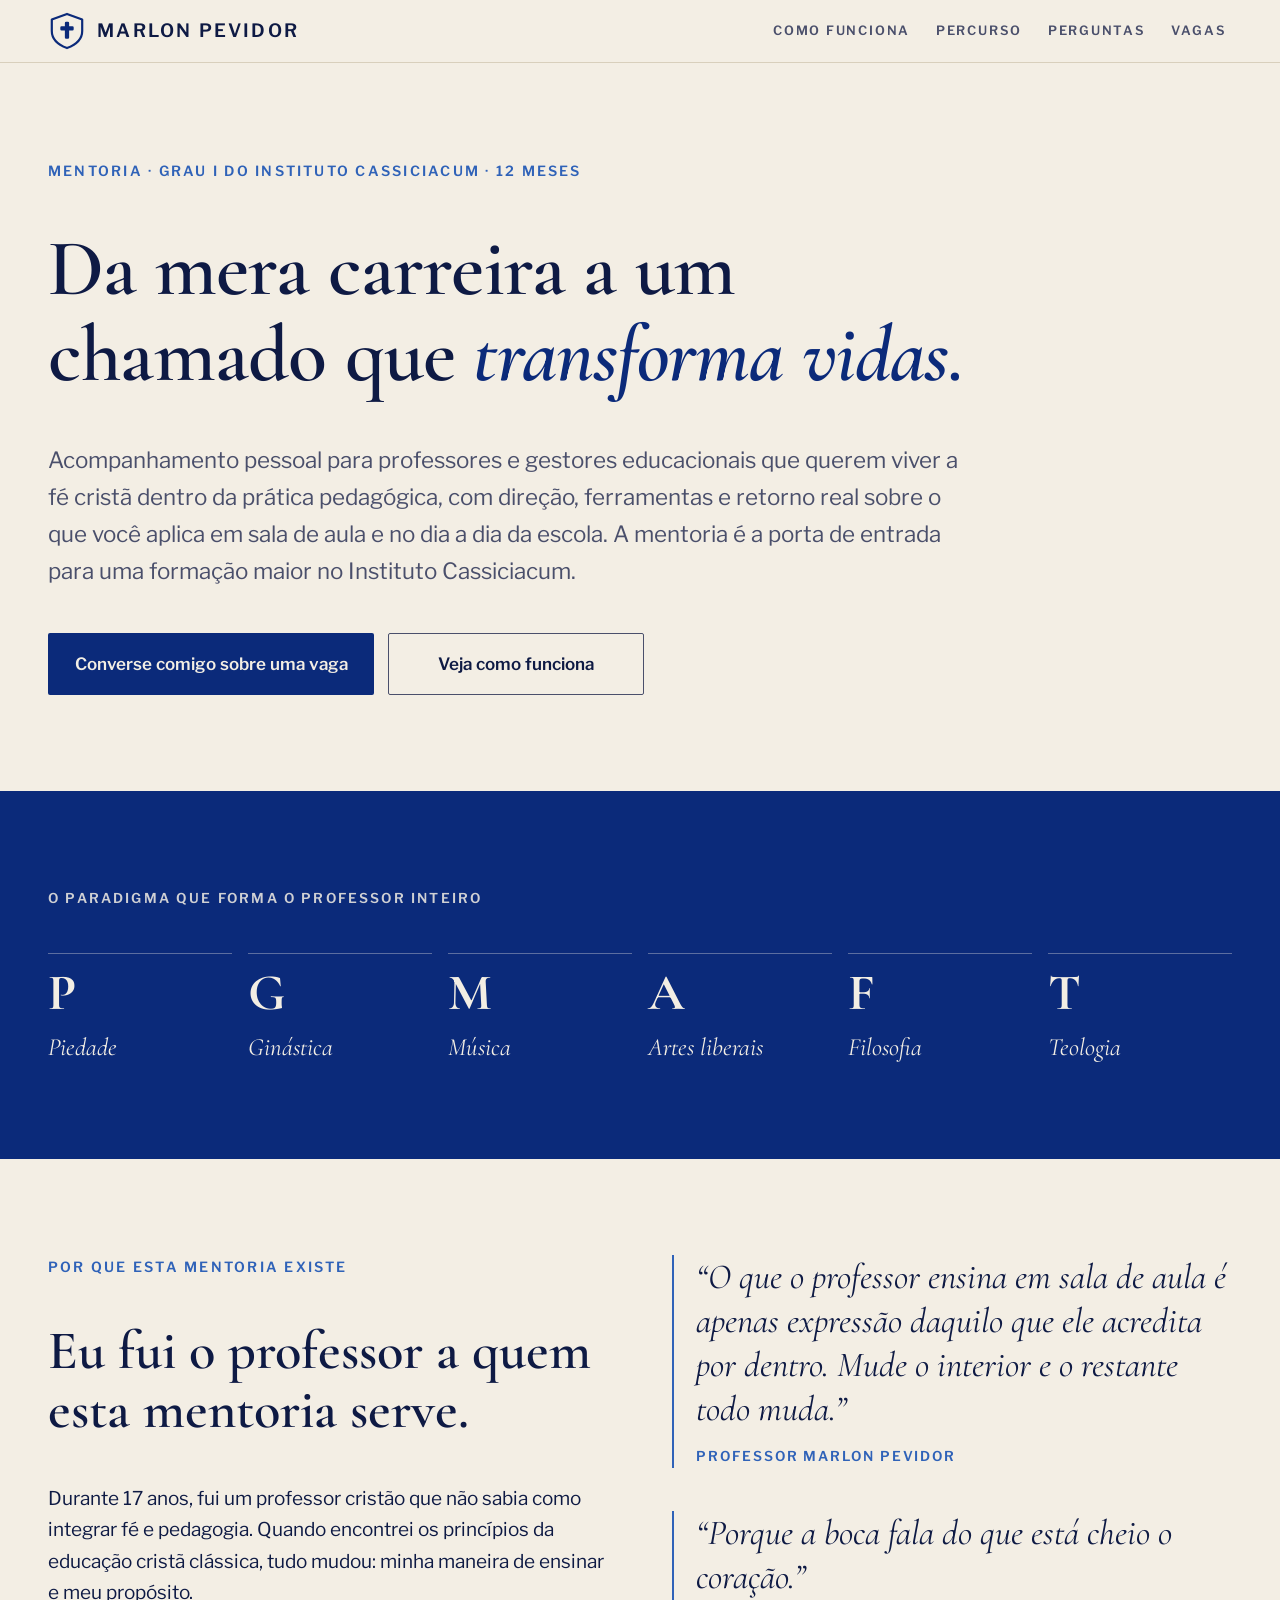
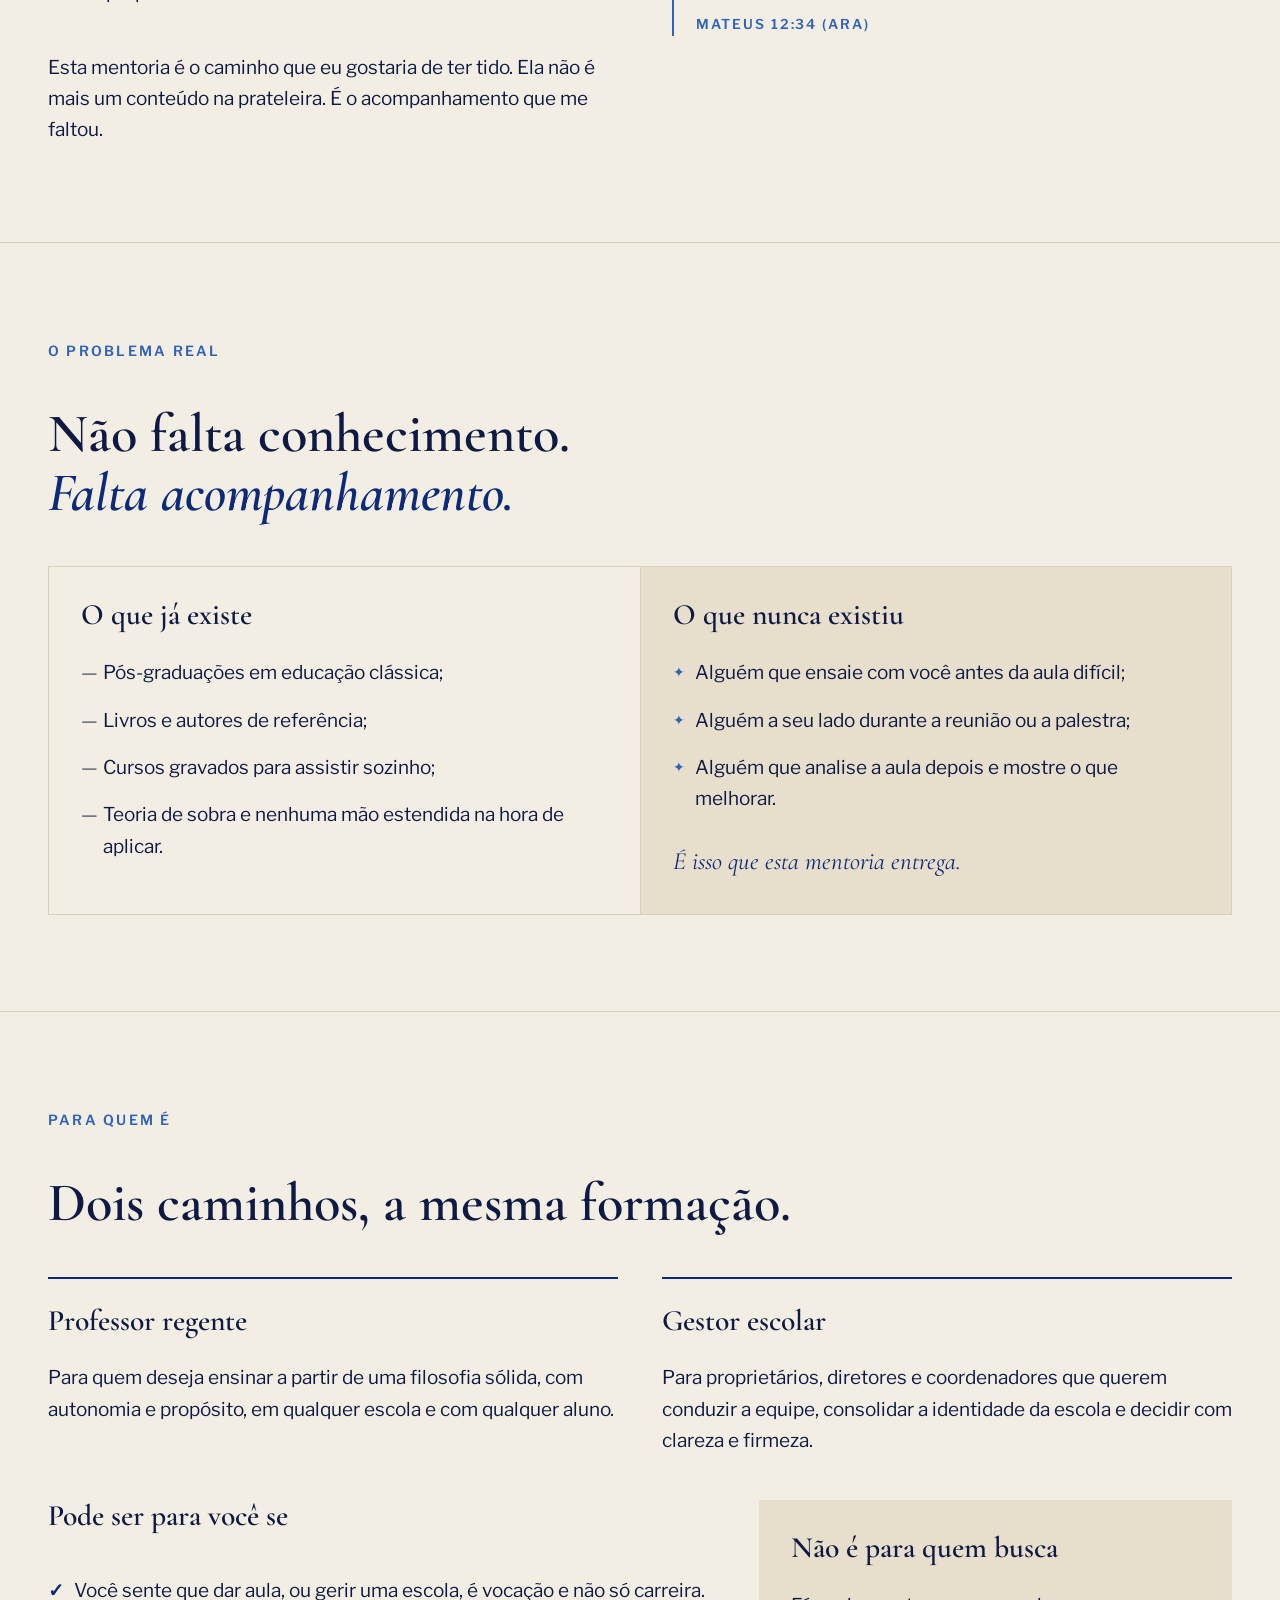
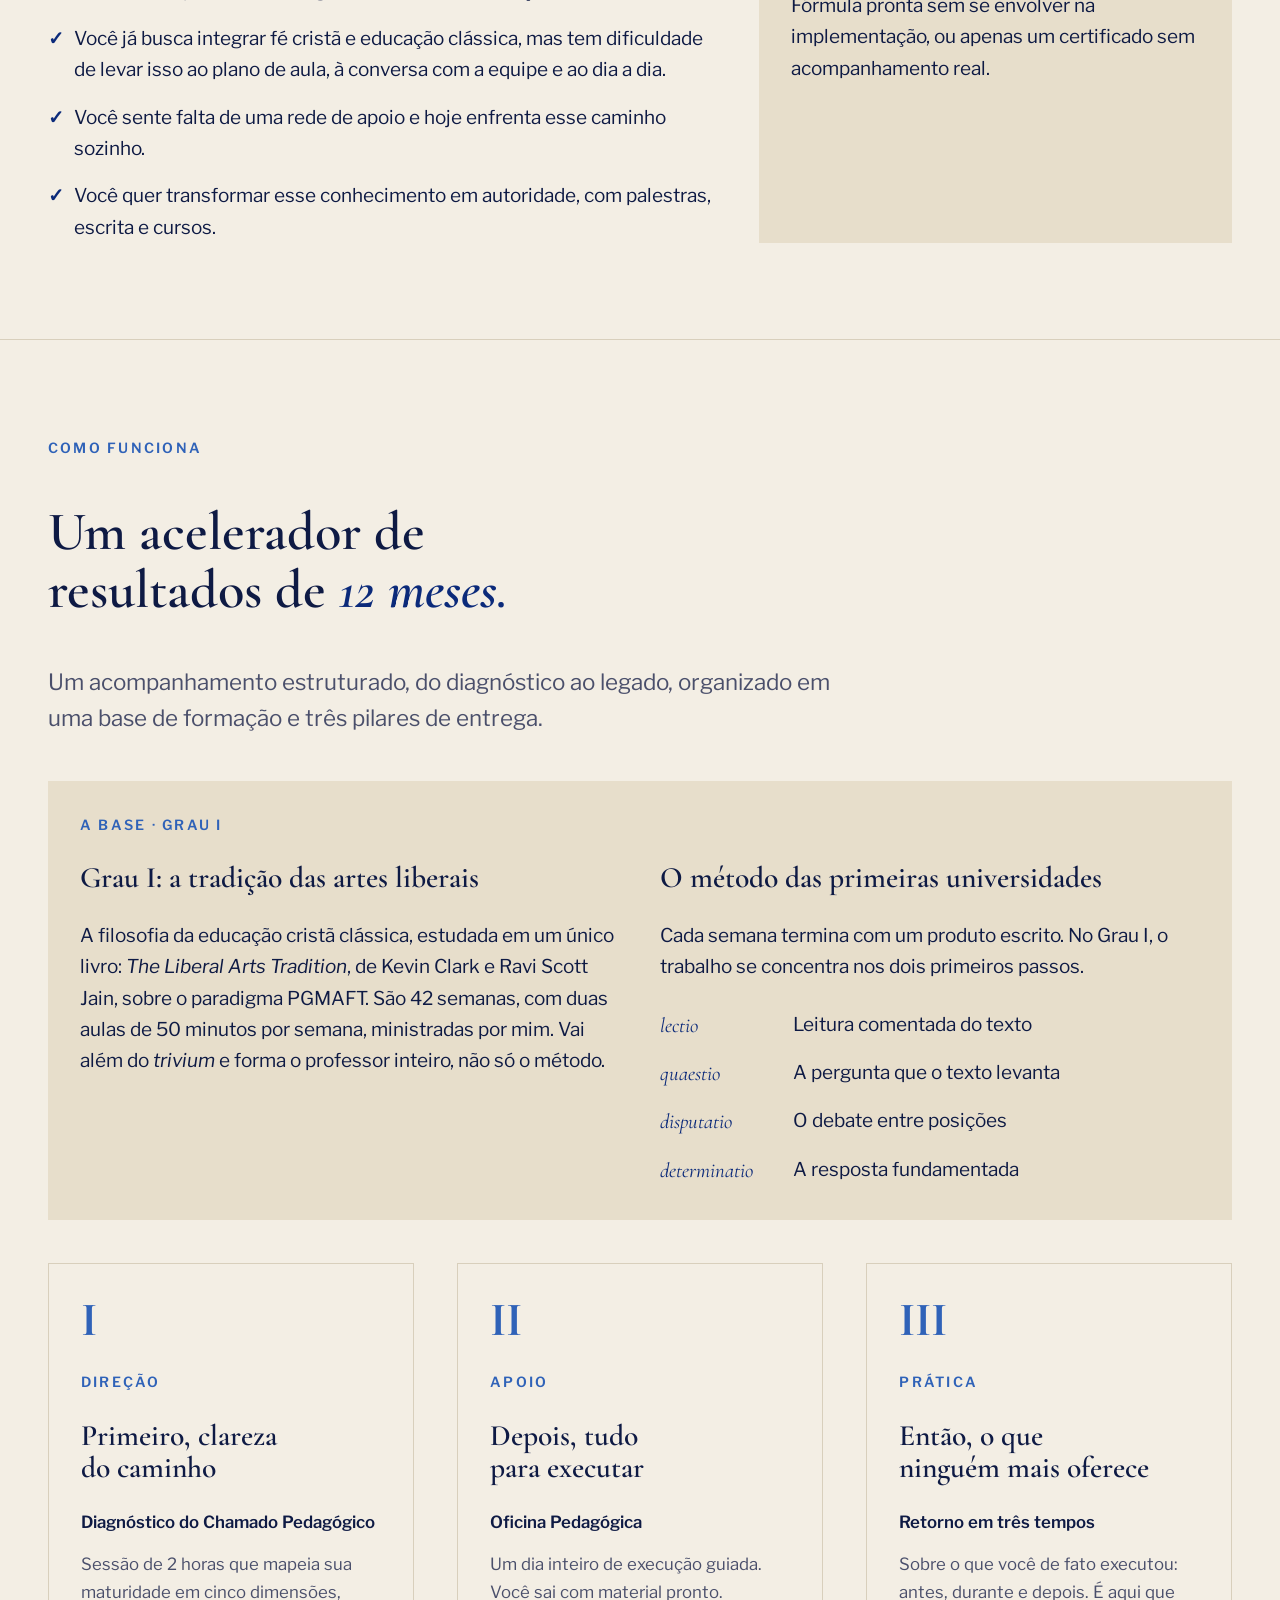
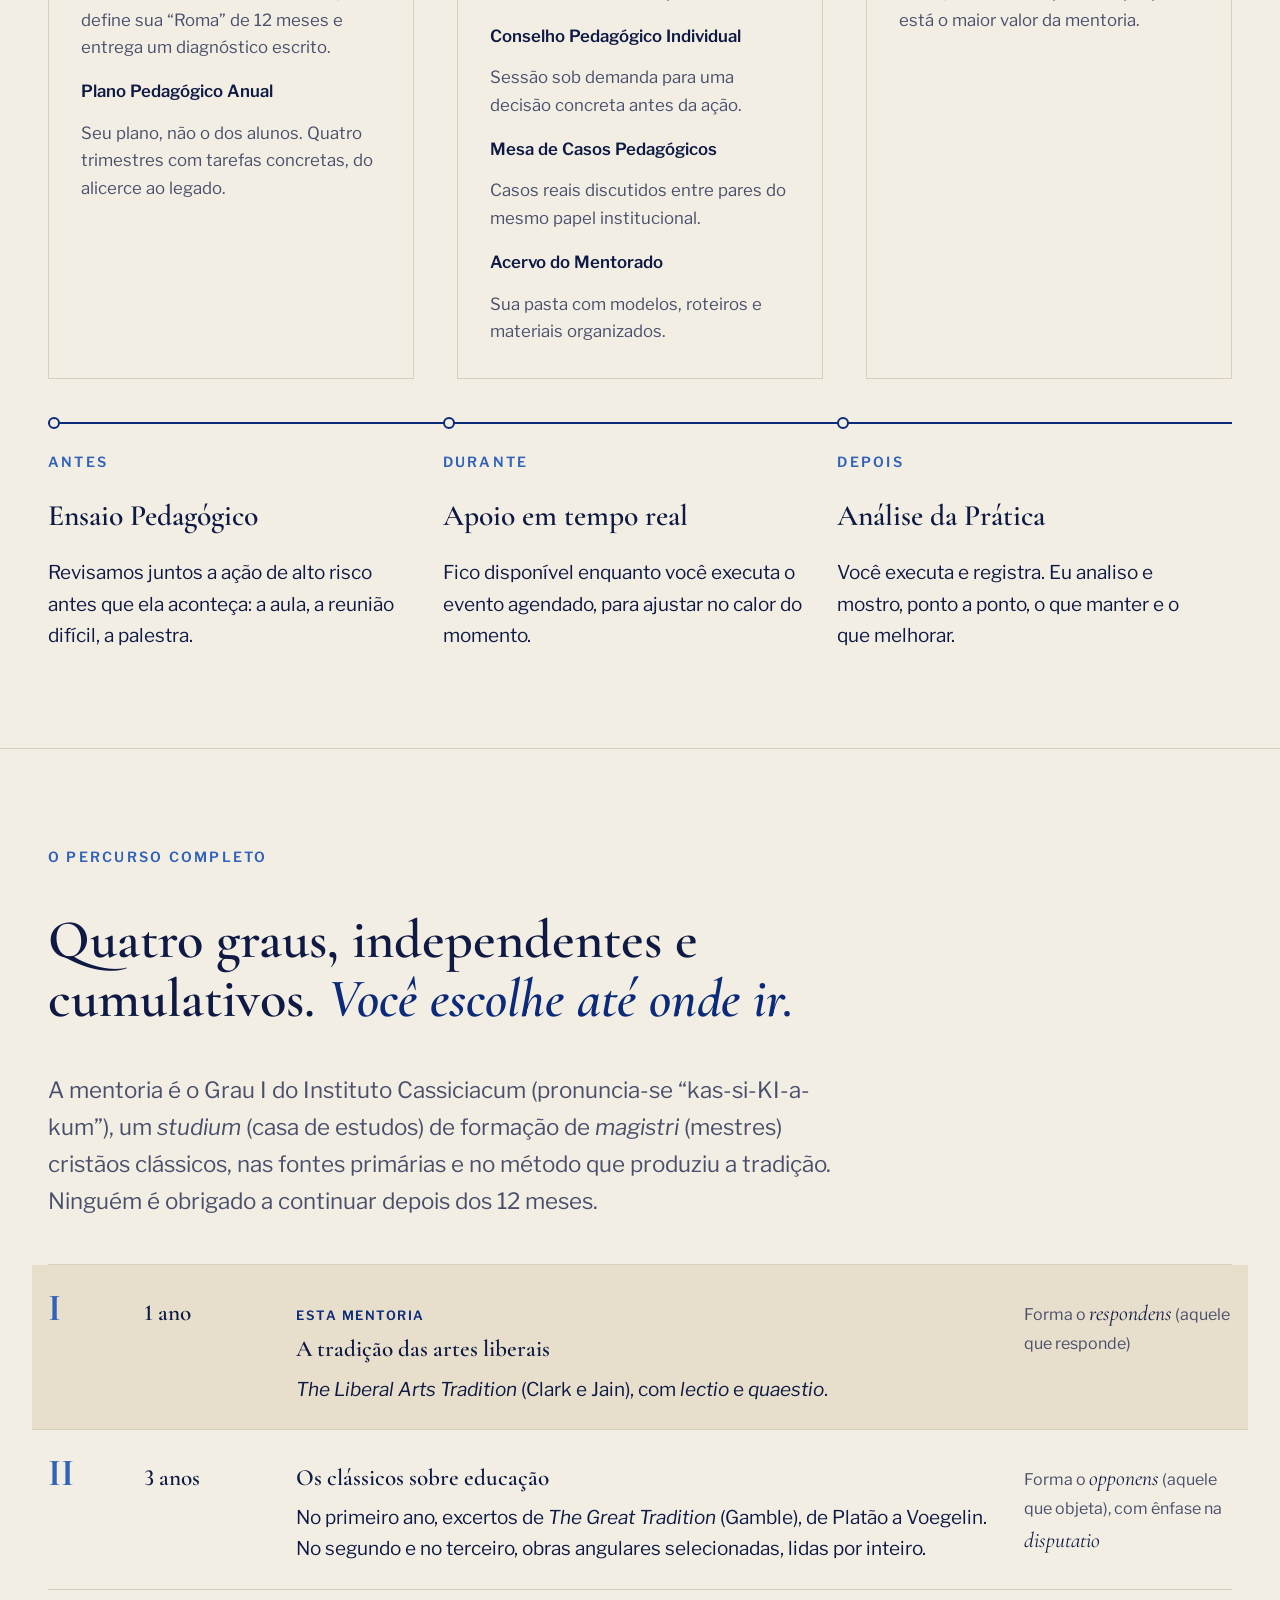
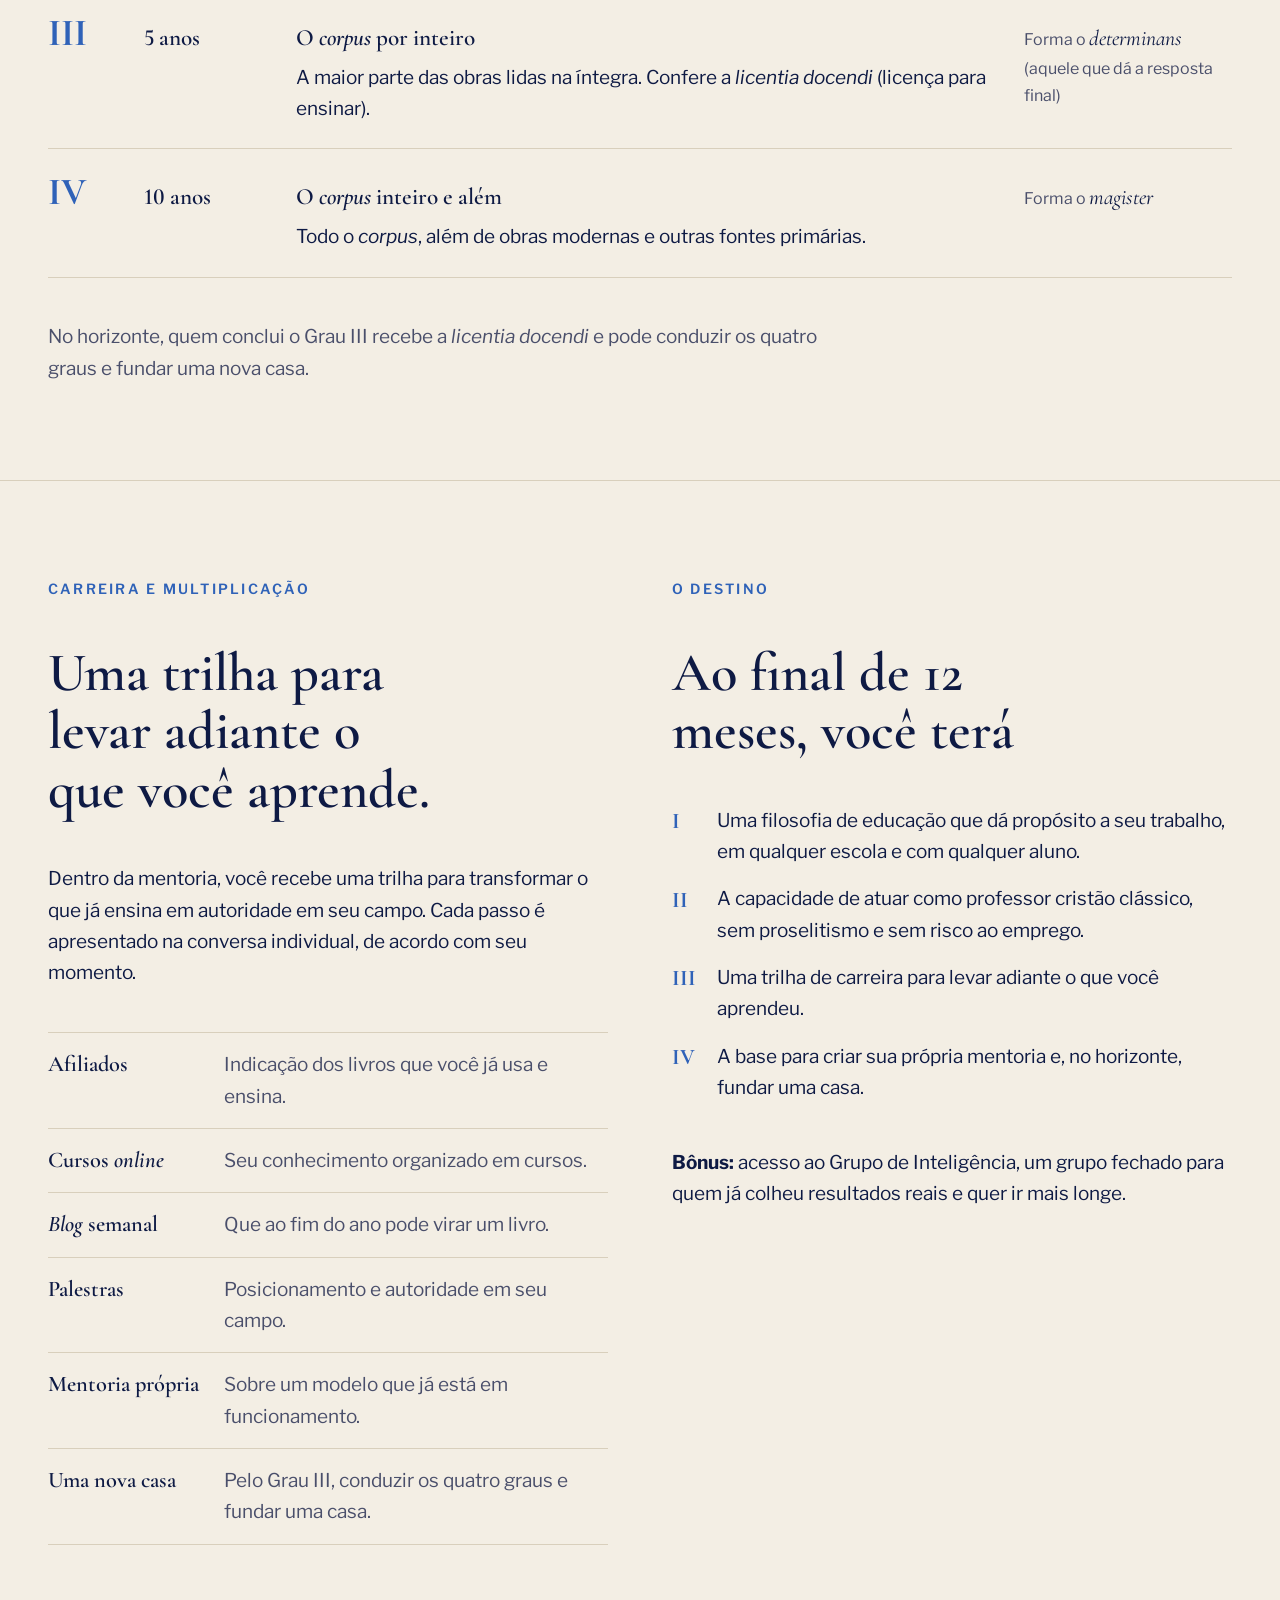
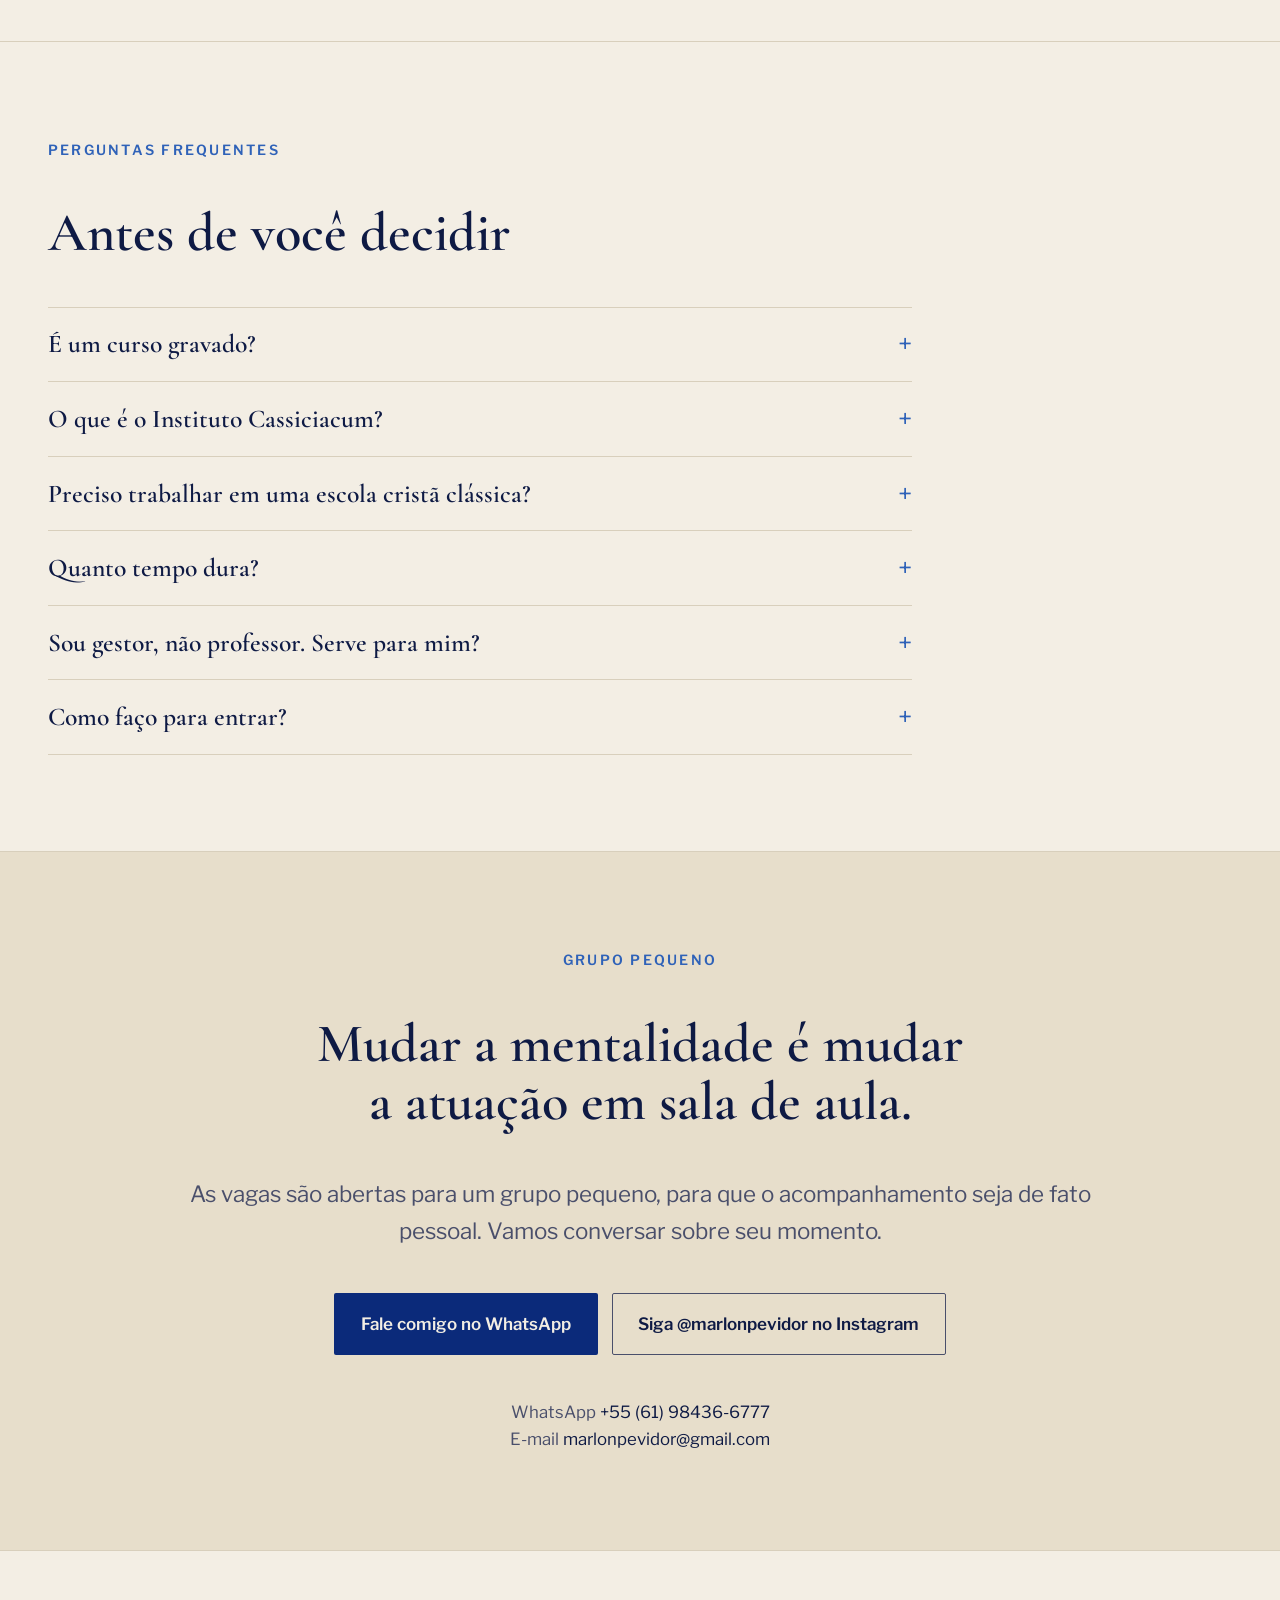
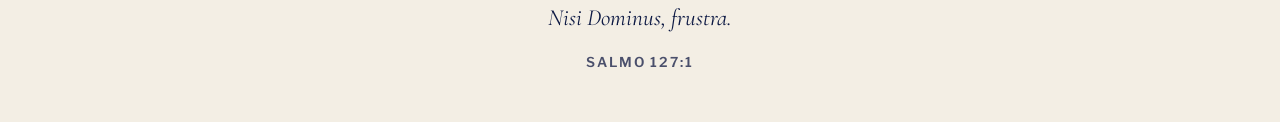
<file: mentoria/index.html>
<!doctype html>
<html lang="pt-BR">
<head>
<meta charset="utf-8">
<meta name="viewport" content="width=device-width, initial-scale=1, viewport-fit=cover">
<title>Mentoria Educador Cristão Clássico · Marlon Pevidor</title>
<meta name="description" content="Mentoria de 12 meses com o professor Marlon Pevidor, Grau I do Instituto Cassiciacum, para professores e gestores que querem integrar fé cristã e educação clássica na prática.">
<link rel="canonical" href="https://marlonpevidor.pages.dev/mentoria/">
<meta property="og:type" content="website">
<meta property="og:locale" content="pt_BR">
<meta property="og:site_name" content="Marlon Pevidor">
<meta property="og:url" content="https://marlonpevidor.pages.dev/mentoria/">
<meta property="og:title" content="Mentoria Educador Cristão Clássico · Professor Marlon Pevidor">
<meta property="og:description" content="Da mera carreira a um chamado que transforma vidas. Grau I do Instituto Cassiciacum.">
<meta property="og:image" content="https://marlonpevidor.pages.dev/mentoria/compartilhar.png?v=2">
<meta property="og:image:width" content="1200">
<meta property="og:image:height" content="630">
<meta name="twitter:card" content="summary_large_image">
<link rel="icon" href="../favicon.svg" type="image/svg+xml">
<link rel="icon" href="../favicon-32.png" type="image/png" sizes="32x32">
<link rel="icon" href="../icon-192.png" type="image/png" sizes="192x192">
<link rel="apple-touch-icon" href="../apple-touch-icon.png" sizes="180x180">
<link rel="manifest" href="../manifest.webmanifest">
<meta name="theme-color" content="#0B2A7A">
<link rel="preconnect" href="https://fonts.googleapis.com">
<link rel="preconnect" href="https://fonts.gstatic.com" crossorigin>
<link rel="stylesheet" href="https://fonts.googleapis.com/css2?family=Cormorant+Garamond:ital,wght@0,500;0,600;0,700;1,500;1,600&family=Libre+Franklin:wght@400;500;600&display=swap">
<link rel="stylesheet" href="../estilo.css">
<script src="../site.js" defer></script>
</head>
<body>

<header class="topbar">
  <div class="wrap">
    <a class="brand" href="../" title="Página inicial"><svg class="crest" viewBox="0 0 40 40" aria-hidden="true"><path d="M20 2 L36 8 V20 C36 29 28 35 20 38 C12 35 4 29 4 20 V8 Z" fill="none" stroke="currentColor" stroke-width="2.3" stroke-linejoin="round"/><g transform="translate(9.76 8.96) scale(0.08)" fill="currentColor"><path d="M216,92v24a16,16,0,0,1-16,16H156v92a16,16,0,0,1-16,16H116a16,16,0,0,1-16-16V132H56a16,16,0,0,1-16-16V92A16,16,0,0,1,56,76h44V32a16,16,0,0,1,16-16h24a16,16,0,0,1,16,16V76h44A16,16,0,0,1,216,92Z"/></g></svg><span>Marlon Pevidor</span></a>
    <nav aria-label="Menu">
      <a href="#como-funciona">Como funciona</a>
      <a href="#percurso">Percurso</a>
      <a href="#perguntas">Perguntas</a>
      <a href="#vagas">Vagas</a>
    </nav>
  </div>
</header>

<main id="inicio">

  <section class="hero solo">
    <div class="wrap">
      <div class="hero-copy">
        <!-- TODO(Marlon): o selo antes dizia "Mentoria individual". O desenho do Cassiciacum prevê mesa de grupo. Definir como as duas coisas convivem na entrega on-line antes de voltar a usar "individual". -->
        <p class="caps">Mentoria · Grau I do Instituto Cassiciacum · 12 meses</p>
        <h1>Da mera carreira a um chamado que <em>transforma vidas.</em></h1>
        <p class="lede">Acompanhamento pessoal para professores e gestores educacionais que querem viver a fé cristã dentro da prática pedagógica, com direção, ferramentas e retorno real sobre o que você aplica em sala de aula e no dia a dia da escola. A mentoria é a porta de entrada para uma formação maior no Instituto Cassiciacum.</p>
        <div class="actions">
          <a class="btn btn-primary" href="#vagas">Converse comigo sobre uma vaga</a>
          <a class="btn btn-ghost" href="#como-funciona">Veja como funciona</a>
        </div>
      </div>
    </div>
  </section>

  <section class="band" aria-label="O paradigma PGMAFT">
    <div class="wrap">
      <span class="label">O paradigma que forma o professor inteiro</span>
      <ol>
        <li><span class="letter" aria-hidden="true">P</span><span class="word">Piedade</span></li>
        <li><span class="letter" aria-hidden="true">G</span><span class="word">Ginástica</span></li>
        <li><span class="letter" aria-hidden="true">M</span><span class="word">Música</span></li>
        <li><span class="letter" aria-hidden="true">A</span><span class="word">Artes liberais</span></li>
        <li><span class="letter" aria-hidden="true">F</span><span class="word">Filosofia</span></li>
        <li><span class="letter" aria-hidden="true">T</span><span class="word">Teologia</span></li>
      </ol>
    </div>
  </section>

  <section class="story">
    <div class="wrap">
      <div class="stack">
        <p class="caps">Por que esta mentoria existe</p>
        <h2>Eu fui o professor a quem esta mentoria serve.</h2>
        <!-- TODO(Marlon): conferir o número "17 anos" desta frase. -->
        <p>Durante 17 anos, fui um professor cristão que não sabia como integrar fé e pedagogia. Quando encontrei os princípios da educação cristã clássica, tudo mudou: minha maneira de ensinar e meu propósito.</p>
        <p>Esta mentoria é o caminho que eu gostaria de ter tido. Ela não é mais um conteúdo na prateleira. É o acompanhamento que me faltou.</p>
      </div>
      <div class="stack quotes">
        <blockquote>
          <p>“O que o professor ensina em sala de aula é apenas expressão daquilo que ele acredita por dentro. Mude o interior e o restante todo muda.”</p>
          <cite>Professor Marlon Pevidor</cite>
        </blockquote>
        <blockquote>
          <p>“Porque a boca fala do que está cheio o coração.”</p>
          <cite>Mateus 12:34 (ARA)</cite>
        </blockquote>
      </div>
    </div>
  </section>

  <section>
    <div class="wrap">
      <div class="head">
        <p class="caps">O problema real</p>
        <h2>Não falta conhecimento. <em>Falta acompanhamento.</em></h2>
      </div>
      <div class="ledger">
        <div class="have">
          <h3>O que já existe</h3>
          <ul>
            <li>Pós-graduações em educação clássica;</li>
            <li>Livros e autores de referência;</li>
            <li>Cursos gravados para assistir sozinho;</li>
            <li>Teoria de sobra e nenhuma mão estendida na hora de aplicar.</li>
          </ul>
        </div>
        <div class="missing">
          <h3>O que nunca existiu</h3>
          <ul>
            <li>Alguém que ensaie com você antes da aula difícil;</li>
            <li>Alguém a seu lado durante a reunião ou a palestra;</li>
            <li>Alguém que analise a aula depois e mostre o que melhorar.</li>
          </ul>
          <p class="verdict">É isso que esta mentoria entrega.</p>
        </div>
      </div>
    </div>
  </section>

  <section id="para-quem">
    <div class="wrap">
      <div class="head">
        <p class="caps">Para quem é</p>
        <h2>Dois caminhos, a mesma formação.</h2>
      </div>
      <div class="paths">
        <div class="path">
          <h3>Professor regente</h3>
          <p>Para quem deseja ensinar a partir de uma filosofia sólida, com autonomia e propósito, em qualquer escola e com qualquer aluno.</p>
        </div>
        <div class="path">
          <h3>Gestor escolar</h3>
          <p>Para proprietários, diretores e coordenadores que querem conduzir a equipe, consolidar a identidade da escola e decidir com clareza e firmeza.</p>
        </div>
      </div>
      <div class="fit">
        <div class="yes stack">
          <h3>Pode ser para você se</h3>
          <ul>
            <li>Você sente que dar aula, ou gerir uma escola, é vocação e não só carreira.</li>
            <li>Você já busca integrar fé cristã e educação clássica, mas tem dificuldade de levar isso ao plano de aula, à conversa com a equipe e ao dia a dia.</li>
            <li>Você sente falta de uma rede de apoio e hoje enfrenta esse caminho sozinho.</li>
            <li>Você quer transformar esse conhecimento em autoridade, com palestras, escrita e cursos.</li>
          </ul>
        </div>
        <div class="no">
          <h3>Não é para quem busca</h3>
          <p>Fórmula pronta sem se envolver na implementação, ou apenas um certificado sem acompanhamento real.</p>
        </div>
      </div>
    </div>
  </section>

  <section id="como-funciona">
    <div class="wrap">
      <div class="head">
        <p class="caps">Como funciona</p>
        <h2>Um acelerador de resultados de <em>12 meses.</em></h2>
        <p class="lede">Um acompanhamento estruturado, do diagnóstico ao legado, organizado em uma base de formação e três pilares de entrega.</p>
      </div>

      <div class="foundation">
        <p class="caps">A base · Grau I</p>
        <div>
          <h3>Grau I: a tradição das artes liberais</h3>
          <p>A filosofia da educação cristã clássica, estudada em um único livro: <i>The Liberal Arts Tradition</i>, de Kevin Clark e Ravi Scott Jain, sobre o paradigma PGMAFT. São 42 semanas, com duas aulas de 50 minutos por semana, ministradas por mim. Vai além do <i lang="la">trivium</i> e forma o professor inteiro, não só o método.</p>
        </div>
        <div>
          <h3>O método das primeiras universidades</h3>
          <p>Cada semana termina com um produto escrito. No Grau I, o trabalho se concentra nos dois primeiros passos.</p>
          <ul class="method">
            <li><i lang="la">lectio</i><span>Leitura comentada do texto</span></li>
            <li><i lang="la">quaestio</i><span>A pergunta que o texto levanta</span></li>
            <li><i lang="la">disputatio</i><span>O debate entre posições</span></li>
            <li><i lang="la">determinatio</i><span>A resposta fundamentada</span></li>
          </ul>
        </div>
      </div>

      <div class="pillars">
        <article class="pillar">
          <span class="numeral" aria-hidden="true">I</span>
          <p class="caps">Direção</p>
          <h3>Primeiro, clareza do caminho</h3>
          <ul>
            <li><b>Diagnóstico do Chamado Pedagógico</b>Sessão de 2 horas que mapeia sua maturidade em cinco dimensões, define sua “Roma” de 12 meses e entrega um diagnóstico escrito.</li>
            <li><b>Plano Pedagógico Anual</b>Seu plano, não o dos alunos. Quatro trimestres com tarefas concretas, do alicerce ao legado.</li>
          </ul>
        </article>
        <article class="pillar">
          <span class="numeral" aria-hidden="true">II</span>
          <p class="caps">Apoio</p>
          <h3>Depois, tudo para executar</h3>
          <ul>
            <li><b>Oficina Pedagógica</b>Um dia inteiro de execução guiada. Você sai com material pronto.</li>
            <li><b>Conselho Pedagógico Individual</b>Sessão sob demanda para uma decisão concreta antes da ação.</li>
            <li><b>Mesa de Casos Pedagógicos</b>Casos reais discutidos entre pares do mesmo papel institucional.</li>
            <li><b>Acervo do Mentorado</b>Sua pasta com modelos, roteiros e materiais organizados.</li>
          </ul>
        </article>
        <article class="pillar">
          <span class="numeral" aria-hidden="true">III</span>
          <p class="caps">Prática</p>
          <h3>Então, o que ninguém mais oferece</h3>
          <ul>
            <li><b>Retorno em três tempos</b>Sobre o que você de fato executou: antes, durante e depois. É aqui que está o maior valor da mentoria.</li>
          </ul>
        </article>
      </div>

      <div class="times" aria-label="Os três tempos do acompanhamento da prática">
        <div>
          <p class="caps">Antes</p>
          <h3>Ensaio Pedagógico</h3>
          <p>Revisamos juntos a ação de alto risco antes que ela aconteça: a aula, a reunião difícil, a palestra.</p>
        </div>
        <div>
          <p class="caps">Durante</p>
          <h3>Apoio em tempo real</h3>
          <p>Fico disponível enquanto você executa o evento agendado, para ajustar no calor do momento.</p>
        </div>
        <div>
          <p class="caps">Depois</p>
          <h3>Análise da Prática</h3>
          <p>Você executa e registra. Eu analiso e mostro, ponto a ponto, o que manter e o que melhorar.</p>
        </div>
      </div>
    </div>
  </section>

  <section id="percurso">
    <div class="wrap">
      <div class="head">
        <p class="caps">O percurso completo</p>
        <h2>Quatro graus, independentes e cumulativos. <em>Você escolhe até onde ir.</em></h2>
        <p class="lede">A mentoria é o Grau I do Instituto Cassiciacum (pronuncia-se “kas-si-KI-a-kum”), um <i lang="la">studium</i> (casa de estudos) de formação de <i lang="la">magistri</i> (mestres) cristãos clássicos, nas fontes primárias e no método que produziu a tradição. Ninguém é obrigado a continuar depois dos 12 meses.</p>
      </div>
      <div class="degrees">
        <div class="degree current">
          <span class="num">I</span>
          <span class="dur">1 ano</span>
          <div class="what">
            <span class="tag">Esta mentoria</span>
            <b>A tradição das artes liberais</b>
            <span><i>The Liberal Arts Tradition</i> (Clark e Jain), com <i lang="la">lectio</i> e <i lang="la">quaestio</i>.</span>
          </div>
          <span class="role">Forma o <i lang="la">respondens</i> (aquele que responde)</span>
        </div>
        <div class="degree">
          <span class="num">II</span>
          <span class="dur">3 anos</span>
          <div class="what">
            <b>Os clássicos sobre educação</b>
            <span>No primeiro ano, excertos de <i>The Great Tradition</i> (Gamble), de Platão a Voegelin. No segundo e no terceiro, obras angulares selecionadas, lidas por inteiro.</span>
          </div>
          <span class="role">Forma o <i lang="la">opponens</i> (aquele que objeta), com ênfase na <i lang="la">disputatio</i></span>
        </div>
        <div class="degree">
          <span class="num">III</span>
          <span class="dur">5 anos</span>
          <div class="what">
            <b>O <i lang="la">corpus</i> por inteiro</b>
            <span>A maior parte das obras lidas na íntegra. Confere a <i lang="la">licentia docendi</i> (licença para ensinar).</span>
          </div>
          <span class="role">Forma o <i lang="la">determinans</i> (aquele que dá a resposta final)</span>
        </div>
        <div class="degree">
          <span class="num">IV</span>
          <span class="dur">10 anos</span>
          <div class="what">
            <b>O <i lang="la">corpus</i> inteiro e além</b>
            <span>Todo o <i lang="la">corpus</i>, além de obras modernas e outras fontes primárias.</span>
          </div>
          <span class="role">Forma o <i lang="la">magister</i></span>
        </div>
      </div>
      <p class="degrees-note">No horizonte, quem conclui o Grau III recebe a <i lang="la">licentia docendi</i> e pode conduzir os quatro graus e fundar uma nova casa.</p>
    </div>
  </section>

  <section>
    <div class="wrap split">
      <div class="stack">
        <p class="caps">Carreira e multiplicação</p>
        <h2>Uma trilha para levar adiante o que você aprende.</h2>
        <p>Dentro da mentoria, você recebe uma trilha para transformar o que já ensina em autoridade em seu campo. Cada passo é apresentado na conversa individual, de acordo com seu momento.</p>
        <ul class="career">
          <li><b>Afiliados</b><span>Indicação dos livros que você já usa e ensina.</span></li>
          <li><b>Cursos <em>online</em></b><span>Seu conhecimento organizado em cursos.</span></li>
          <li><b><em>Blog</em> semanal</b><span>Que ao fim do ano pode virar um livro.</span></li>
          <li><b>Palestras</b><span>Posicionamento e autoridade em seu campo.</span></li>
          <li><b>Mentoria própria</b><span>Sobre um modelo que já está em funcionamento.</span></li>
          <li><b>Uma nova casa</b><span>Pelo Grau III, conduzir os quatro graus e fundar uma casa.</span></li>
        </ul>
      </div>
      <div class="stack">
        <p class="caps">O destino</p>
        <h2>Ao final de 12 meses, você terá</h2>
        <ol class="destiny">
          <li>Uma filosofia de educação que dá propósito a seu trabalho, em qualquer escola e com qualquer aluno.</li>
          <li>A capacidade de atuar como professor cristão clássico, sem proselitismo e sem risco ao emprego.</li>
          <li>Uma trilha de carreira para levar adiante o que você aprendeu.</li>
          <li>A base para criar sua própria mentoria e, no horizonte, fundar uma casa.</li>
        </ol>
        <p><strong>Bônus:</strong> acesso ao Grupo de Inteligência, um grupo fechado para quem já colheu resultados reais e quer ir mais longe.</p>
      </div>
    </div>
  </section>

  <section id="perguntas">
    <div class="wrap">
      <div class="head">
        <p class="caps">Perguntas frequentes</p>
        <h2>Antes de você decidir</h2>
      </div>
      <div class="faq">
        <details>
          <summary>É um curso gravado?</summary>
          <p>Não. É acompanhamento pessoal. O Grau I é a base de estudo, mas o centro da mentoria é o diagnóstico, o plano, o apoio na implementação e o retorno antes, durante e depois do que você executa.</p>
        </details>
        <details>
          <summary>O que é o Instituto Cassiciacum?</summary>
          <p>Um <i lang="la">studium</i> (casa de estudos) de formação de professores e gestores cristãos clássicos, nas fontes primárias e no método das primeiras universidades, para que o professor não apenas ensine os clássicos, mas os carregue e os transmita. A mentoria é seu Grau I.</p>
        </details>
        <details>
          <summary>Preciso trabalhar em uma escola cristã clássica?</summary>
          <p>Não. A mentoria prepara você para atuar como professor cristão clássico em qualquer escola, sem proselitismo e sem colocar seu emprego em risco.</p>
        </details>
        <details>
          <summary>Quanto tempo dura?</summary>
          <p>A mentoria, que é o Grau I, dura 12 meses. Depois dela, há um percurso opcional de mais três graus, independentes e cumulativos. Você decide se e quando continuar.</p>
        </details>
        <details>
          <summary>Sou gestor, não professor. Serve para mim?</summary>
          <p>Sim. Há um caminho específico para proprietários, diretores e coordenadores pedagógicos, com a mesma formação de base e apoio voltado às decisões institucionais.</p>
        </details>
        <details>
          <summary>Como faço para entrar?</summary>
          <p>Por uma conversa individual comigo. Nela falamos sobre seu momento, sobre como a mentoria funciona na prática e sobre o investimento. Fale comigo pelo WhatsApp para marcar.</p>
        </details>
      </div>
    </div>
  </section>

  <section class="final" id="vagas">
    <div class="wrap">
      <p class="caps">Grupo pequeno</p>
      <h2>Mudar a mentalidade é mudar a atuação em sala de aula.</h2>
      <p class="lede">As vagas são abertas para um grupo pequeno, para que o acompanhamento seja de fato pessoal. Vamos conversar sobre seu momento.</p>
      <div class="actions">
        <a class="btn btn-primary" href="https://wa.me/5561984366777?text=Ol%C3%A1%2C%20professor%20Marlon!%20Tenho%20interesse%20na%20Mentoria%20Educador%20Crist%C3%A3o%20Cl%C3%A1ssico." target="_blank" rel="noopener">Fale comigo no WhatsApp</a>
        <a class="btn btn-ghost" href="https://www.instagram.com/marlonpevidor/" target="_blank" rel="noopener">Siga @marlonpevidor no Instagram</a>
      </div>
      <p class="contact-line">WhatsApp <span>+55 (61) 98436-6777</span><br>E-mail <span>marlonpevidor@gmail.com</span></p>
    </div>
  </section>

</main>

<footer>
  <div class="wrap">
    <em lang="la">Nisi Dominus, frustra.</em>
    <span>Salmo 127:1</span>
  </div>
</footer>

</body>
</html>
</file>
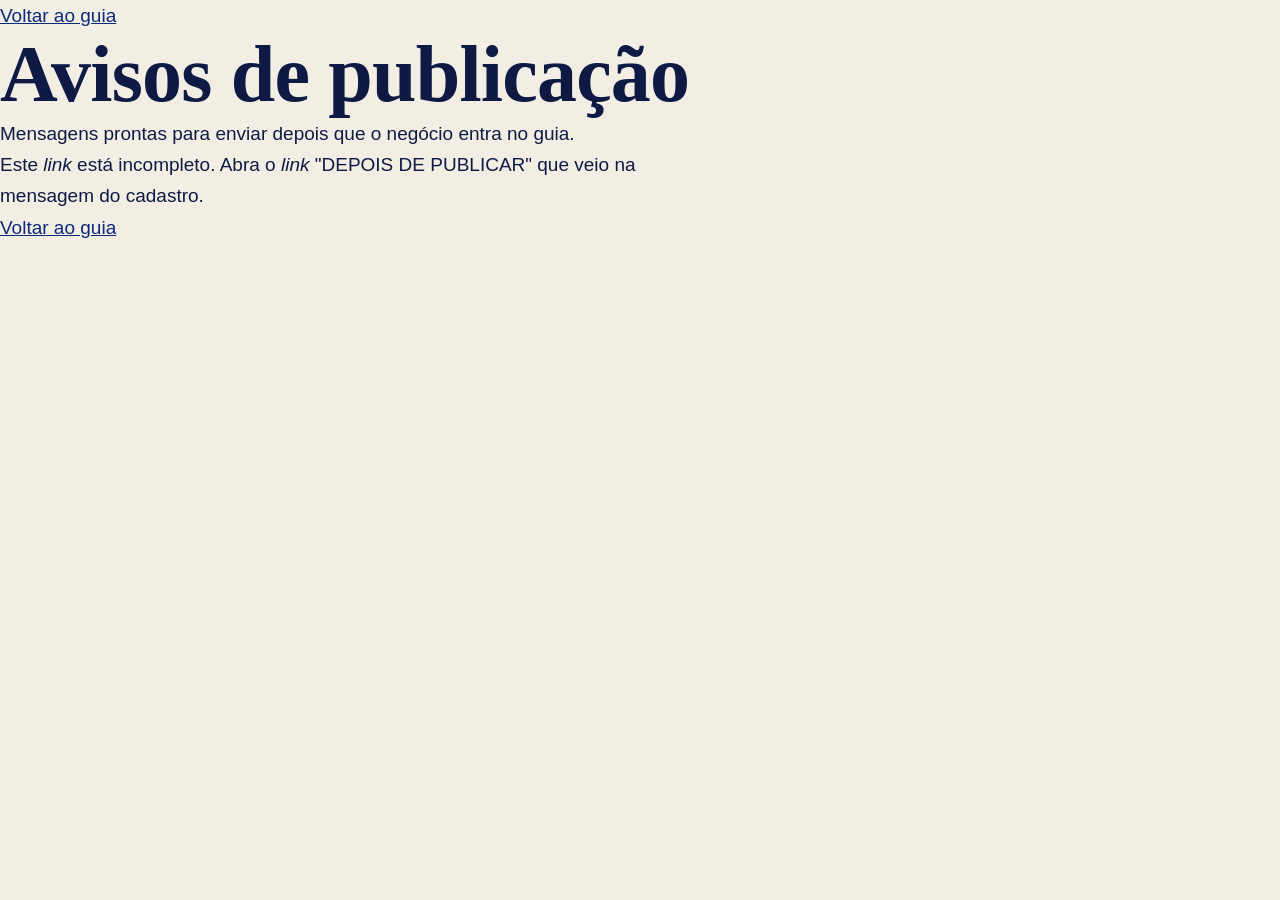
<file: avisos.html>
<!doctype html>
<html lang="pt-BR">
<head>
  <meta charset="utf-8">
  <meta name="viewport" content="width=device-width, initial-scale=1">
  <title>Avisos de publicação</title>
  <meta name="robots" content="noindex">
  <link rel="preconnect" href="https://fonts.googleapis.com">
  <link href="https://fonts.googleapis.com/css2?family=Inter:wght@400;500;600;700&display=swap" rel="stylesheet">
  <link rel="icon" href="favicon.ico?v=2" sizes="any">
  <link rel="icon" type="image/png" sizes="512x512" href="icone.png?v=2">
  <link rel="apple-touch-icon" href="apple-touch-icon.png?v=2">
  <link rel="stylesheet" href="estilo.css">
  <script>
    // Abre a página sempre no topo, mesmo quando o celular tenta manter a rolagem da página anterior
    (function () {
      try { history.scrollRestoration = "manual"; } catch (e) {}
      function topo() {
        window.scrollTo(0, 0);
        try { document.documentElement.scrollIntoView({ block: "start" }); } catch (e) {}
      }
      window.addEventListener("pageshow", topo);
      window.addEventListener("load", topo);
    })();
  </script>
</head>
<body>
  <header class="topo topo-curto">
    <div class="container">
      <a class="botao botao-claro botao-voltar-topo" href="index.html">Voltar ao guia</a>
      <h1>Avisos de publicação</h1>
      <p class="subtitulo">Mensagens prontas para enviar depois que o negócio entra no guia.</p>
    </div>
  </header>

  <main class="container estreito">
    <p class="aviso-erro" id="semDados" hidden>Este <em>link</em> está incompleto. Abra o <em>link</em> "DEPOIS DE PUBLICAR" que veio na mensagem do cadastro.</p>

    <section class="passos" id="aviso1" hidden>
      <h2>1. Aviso para <span data-campo="primeiro"></span></h2>
      <p class="previa-msg" id="msg1"></p>
      <a class="botao botao-whats botao-grande" id="btn1" target="_blank" rel="noopener">Enviar para <span data-campo="primeiro"></span></a>
    </section>

    <section class="passos" id="aviso2" hidden>
      <h2>2. Agradecer ao pastor <span data-campo="pastor"></span></h2>
      <p class="previa-msg" id="msg2"></p>
      <a class="botao botao-whats botao-grande" id="btn2" target="_blank" rel="noopener">Enviar ao pastor <span data-campo="pastor"></span></a>
    </section>

    <section class="passos" id="aviso3" hidden>
      <h2>3. Convite para o pastor encaminhar</h2>
      <p class="dica">Envie logo depois do agradecimento. O pastor encaminha esta mensagem aos irmãos da igreja que têm um negócio.</p>
      <p class="previa-msg" id="msg3"></p>
      <a class="botao botao-whats botao-grande" id="btn3" target="_blank" rel="noopener">Enviar ao pastor <span data-campo="pastor"></span></a>
    </section>

    <a class="botao botao-azul botao-grande" href="index.html">Voltar ao guia</a>
  </main>

  <script src="negocios.js"></script>
  <script>
    // Os dados vêm depois do # do link (não são enviados a nenhum servidor nem guardados na página).
    // r = responsável, n = negócio, w = WhatsApp do negócio, p = pastor, t = telefone do pastor
    (function () {
      const q = new URLSearchParams(location.hash.slice(1));
      const r = (q.get("r") || "").trim(), n = (q.get("n") || "").trim(), p = (q.get("p") || "").trim();
      const fone = (x) => { const d = (x || "").replace(/\D/g, "").replace(/^55(?=\d{10,11}$)/, ""); return d.length >= 10 ? "55" + d : ""; };
      const w = fone(q.get("w")), t = fone(q.get("t"));
      if (!r || !n || !p || !w || !t) { document.getElementById("semDados").hidden = false; return; }

      const primeiro = r.split(/\s+/)[0];
      const pastor = p.replace(/^(pr|pra|pastor|pastora|rev|reverendo)\.?\s+/i, "").split(/\s+/)[0];
      document.querySelectorAll('[data-campo="primeiro"]').forEach((e) => (e.textContent = primeiro));
      document.querySelectorAll('[data-campo="pastor"]').forEach((e) => (e.textContent = pastor));

      const site = CONFIG.siteUrl, guia = "*" + CONFIG.titulo + "*";
      const msgs = [
        [w, "A paz do Senhor, " + primeiro + "! Boa notícia: seu pastor confirmou a referência, e *" + n + "* já está no " + guia + ":\n" + site +
          "\n\nConfira seu cartão e compartilhe o guia com seus clientes e irmãos. Se precisar corrigir alguma informação, basta responder a esta mensagem. Que Deus abençoe seu negócio!"],
        [t, "A paz do Senhor, pastor " + pastor + "! Muito obrigado por responder ao formulário. " + r + " já está no " + guia + ":\n" + site +
          "\n\nO senhor conhece outros irmãos da igreja que têm um comércio, uma empresa ou prestam algum serviço? Logo abaixo, envio um convite pronto. " +
          "Se puder, encaminhe a eles, por gentileza. Com sua indicação, eles chegam ao guia muito mais rapidamente. Que Deus abençoe seu ministério!"],
        [t, "A paz do Senhor! Quero indicar o " + guia + ", uma iniciativa que aproxima empreendedores cristãos de clientes cristãos. " + r +
          ", aqui de nossa igreja, já está no guia.\n\nLembrei de você porque você também tem um negócio. O cadastro é gratuito, e eu mesmo confirmo sua referência. " +
          "Veja o guia e faça seu cadastro:\n" + site],
      ];
      msgs.forEach(([numero, texto], i) => {
        document.getElementById("msg" + (i + 1)).textContent = texto;
        document.getElementById("btn" + (i + 1)).href = "https://wa.me/" + numero + "?text=" + encodeURIComponent(texto);
        document.getElementById("aviso" + (i + 1)).hidden = false;
      });
    })();
  </script>
</body>
</html>
</file>
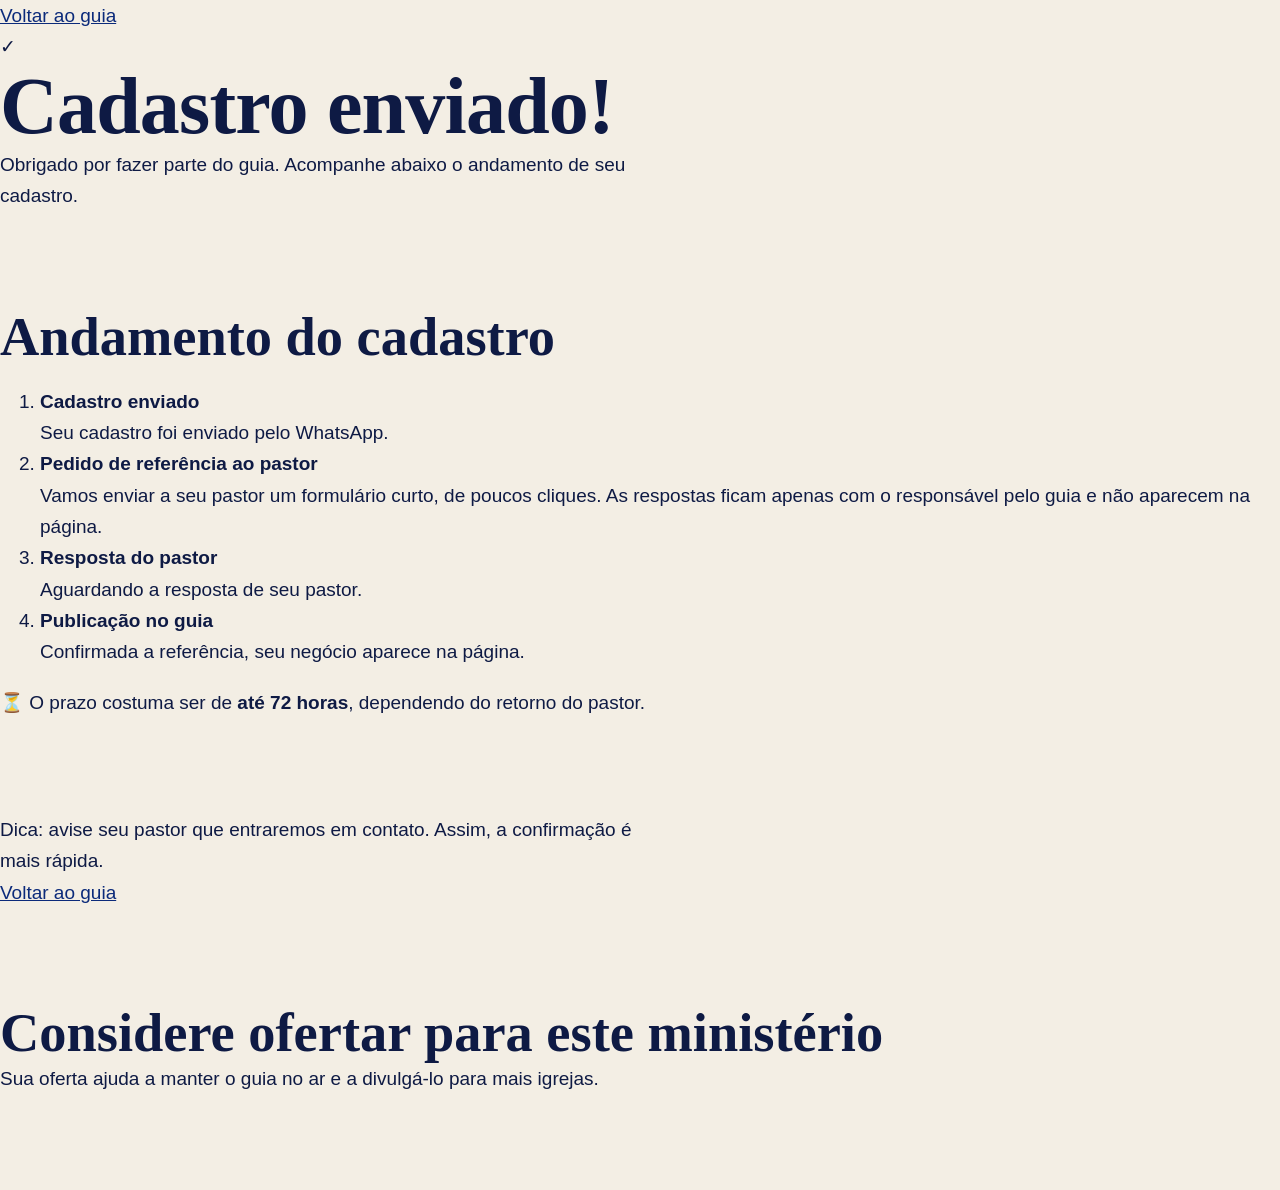
<file: cadastro-enviado.html>
<!doctype html>
<html lang="pt-BR">
<head>
  <meta charset="utf-8">
  <meta name="viewport" content="width=device-width, initial-scale=1">
  <title>Cadastro Enviado</title>
  <meta name="robots" content="noindex">
  <link rel="preconnect" href="https://fonts.googleapis.com">
  <link href="https://fonts.googleapis.com/css2?family=Inter:wght@400;500;600;700&display=swap" rel="stylesheet">
  <link rel="icon" href="favicon.ico?v=2" sizes="any">
  <link rel="icon" type="image/png" sizes="512x512" href="icone.png?v=2">
  <link rel="apple-touch-icon" href="apple-touch-icon.png?v=2">
  <link rel="stylesheet" href="estilo.css">
  <script>
    // Abre a página sempre no topo, mesmo quando o celular tenta manter a rolagem da página anterior
    (function () {
      try { history.scrollRestoration = "manual"; } catch (e) {}
      function topo() {
        window.scrollTo(0, 0);
        try { document.documentElement.scrollIntoView({ block: "start" }); } catch (e) {}
      }
      window.addEventListener("pageshow", topo);
      window.addEventListener("load", topo);
    })();
  </script>
</head>
<body>
  <header class="topo topo-curto">
    <div class="container">
      <a class="botao botao-claro botao-voltar-topo" href="index.html">Voltar ao guia</a>
      <div class="icone-ok" aria-hidden="true">✓</div>
      <h1 id="tituloAndamento">Cadastro enviado!</h1>
      <p class="subtitulo" id="subtituloAndamento">Obrigado por fazer parte do guia. Acompanhe abaixo o andamento de seu cadastro.</p>
    </div>
  </header>

  <main class="container estreito">
    <section class="passos">
      <h2>Andamento do cadastro</h2>
      <ol class="etapas" id="etapas"></ol>
      <p class="prazo" id="prazo"><span class="prazo-texto">⏳ O prazo costuma ser de <strong>até 72 horas</strong>, dependendo do retorno do pastor.</span></p>
    </section>

    <section class="passos acompanhar" id="acompanhar" hidden>
      <h2>Guarde seu código e o <em>link</em></h2>
      <p>Abra este <em>link</em> quando quiser para ver em que etapa está seu cadastro. Seu código é <strong id="codigoTexto"></strong>.</p>
      <a class="botao botao-whats botao-grande" id="btnMeuWhats" target="_blank" rel="noopener" hidden>Enviar código e <em>link</em> para meu WhatsApp</a>
      <input id="linkAcompanhar" readonly aria-label="Link de acompanhamento">
      <button type="button" class="botao botao-azul botao-grande" id="copiarLink">Copiar <em>link</em> de acompanhamento</button>
    </section>

    <section class="passos" id="avisarPastor" hidden>
      <h2>Avise seu pastor</h2>
      <p>Mande uma mensagem rápida a seu pastor contando que ele vai receber nosso formulário. Assim, ele já espera o contato e a confirmação fica mais rápida.</p>
      <a class="botao botao-whats botao-grande" id="btnAvisarPastor" target="_blank" rel="noopener">Avisar meu pastor pelo WhatsApp</a>
    </section>
    <p class="dica dica-solta" id="dicaPastor">Dica: avise seu pastor que entraremos em contato. Assim, a confirmação é mais rápida.</p>

    <section class="passos reenviar" id="reenviar" hidden>
      <h2>O WhatsApp não abriu?</h2>
      <p>Se a conversa não abriu ou você não apertou <strong>enviar</strong> no WhatsApp, seu cadastro ainda não chegou até nós. Clique abaixo para tentar de novo:</p>
      <a class="botao botao-whats" id="btnReenviar" target="_blank" rel="noopener">Enviar cadastro pelo WhatsApp</a>
    </section>

    <a class="botao botao-azul botao-grande" href="index.html">Voltar ao guia</a>

    <section class="passos oferta" id="oferta">
      <h2>Considere ofertar para este ministério</h2>
      <p class="dica">Sua oferta ajuda a manter o guia no ar e a divulgá-lo para mais igrejas.</p>
      <div class="valores" id="valores" role="group" aria-label="Valor da oferta"></div>
      <div class="outro-valor" id="caixaOutro" hidden>
        <label for="campoOutro">Valor da oferta (R$)</label>
        <div class="linha-outro">
          <input id="campoOutro" type="text" inputmode="decimal" placeholder="Ex.: 30,00">
          <button type="button" class="botao botao-azul" id="gerarOutro">Gerar Pix</button>
        </div>
      </div>
      <div class="pix-gerado" id="pixGerado" hidden>
        <p class="pix-valor">Oferta de <strong id="pixValor"></strong></p>
        <div class="qr" id="qr" aria-label="QR Code do Pix"></div>
        <p class="dica">No celular: toque em <strong>Copiar código Pix</strong>, abra o <em>app</em> de seu banco, vá em <strong>Pix → Copia e Cola</strong> e cole. No computador: escaneie o QR Code com o app do banco.</p>
        <textarea id="pixCodigo" readonly rows="3" aria-label="Código Pix Copia e Cola"></textarea>
        <button type="button" class="botao botao-whats botao-grande" id="copiarPix">Copiar código Pix</button>
      </div>
    </section>
  </main>

  <script src="negocios.js"></script>
  <script src="qrcode.js"></script>
  <script src="pix.js"></script>
  <script src="andamento.js"></script>
  <!-- Contagem de visitas e cliques (GoatCounter) -->
  <script data-goatcounter="https://marlonpevidor.goatcounter.com/count" async src="https://gc.zgo.at/count.js"></script>
</body>
</html>
</file>
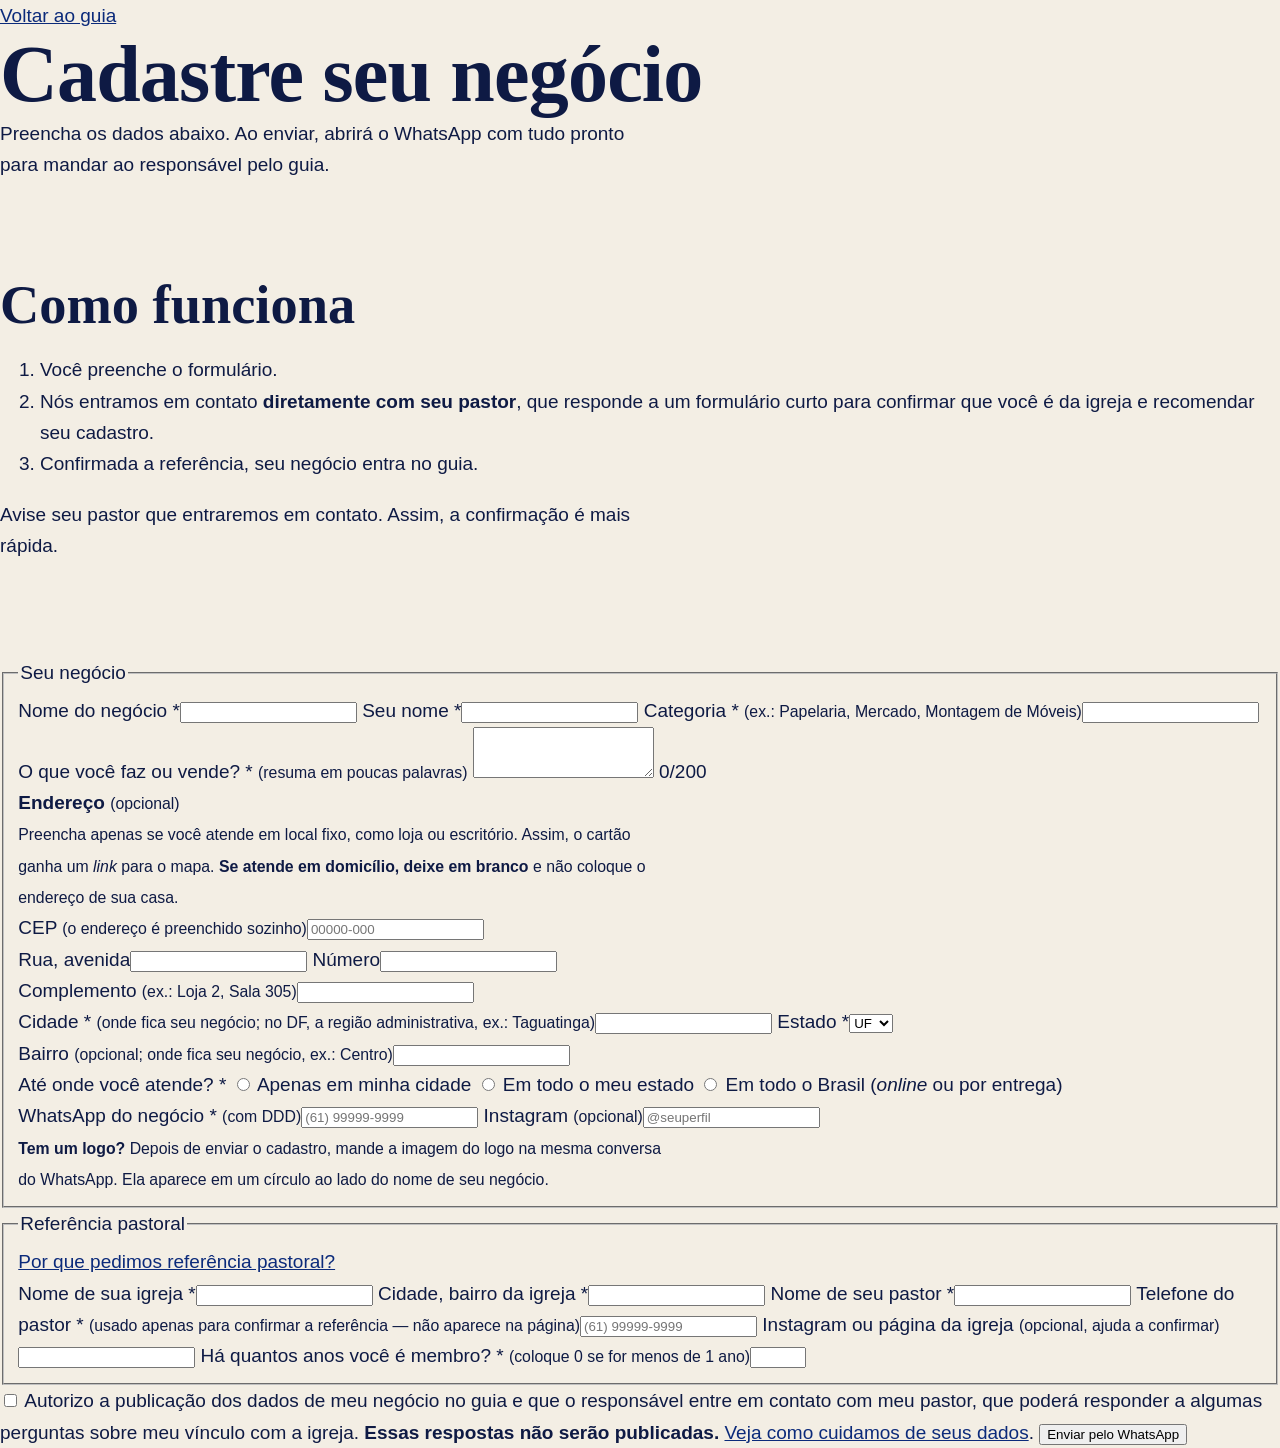
<file: cadastro.html>
<!doctype html>
<html lang="pt-BR">
<head>
  <meta charset="utf-8">
  <meta name="viewport" content="width=device-width, initial-scale=1">
  <title>Cadastrar Negócio</title>
  <link rel="preconnect" href="https://fonts.googleapis.com">
  <link href="https://fonts.googleapis.com/css2?family=Inter:wght@400;500;600;700&display=swap" rel="stylesheet">
  <link rel="icon" href="favicon.ico?v=2" sizes="any">
  <link rel="icon" type="image/png" sizes="512x512" href="icone.png?v=2">
  <link rel="apple-touch-icon" href="apple-touch-icon.png?v=2">
  <link rel="stylesheet" href="estilo.css">
  <script>
    // Abre a página sempre no topo, mesmo quando o celular tenta manter a rolagem da página anterior
    (function () {
      try { history.scrollRestoration = "manual"; } catch (e) {}
      function topo() {
        window.scrollTo(0, 0);
        try { document.documentElement.scrollIntoView({ block: "start" }); } catch (e) {}
      }
      window.addEventListener("pageshow", topo);
      window.addEventListener("load", topo);
    })();
  </script>
</head>
<body>
  <header class="topo topo-curto">
    <div class="container">
      <a class="botao botao-claro botao-voltar-topo" href="index.html">Voltar ao guia</a>
      <h1>Cadastre seu negócio</h1>
      <p class="subtitulo">Preencha os dados abaixo. Ao enviar, abrirá o WhatsApp com tudo pronto para mandar ao responsável pelo guia.</p>
    </div>
  </header>

  <main class="container estreito">
    <section class="passos">
      <h2>Como funciona</h2>
      <ol>
        <li>Você preenche o formulário.</li>
        <li>Nós entramos em contato <strong>diretamente com seu pastor</strong>, que responde a um formulário curto para confirmar que você é da igreja e recomendar seu cadastro.</li>
        <li>Confirmada a referência, seu negócio entra no guia.</li>
      </ol>
      <p class="dica">Avise seu pastor que entraremos em contato. Assim, a confirmação é mais rápida.</p>
    </section>

    <form id="formCadastro" class="formulario">
      <fieldset>
        <legend>Seu negócio</legend>
        <label>Nome do negócio *<input name="nome" required></label>
        <label>Seu nome *<input name="responsavel" required></label>
        <label>Categoria * <small>(ex.: Papelaria, Mercado, Montagem de Móveis)</small><input name="categoria" required></label>
        <label>O que você faz ou vende? * <small>(resuma em poucas palavras)</small>
          <textarea name="descricao" rows="3" maxlength="200" required aria-describedby="contadorDescricao"></textarea>
          <span class="contador-texto" id="contadorDescricao">0/200</span></label>
        <div class="bloco-endereco">
          <p class="explica-endereco"><strong>Endereço</strong> <small>(opcional)</small><br>
            <small>Preencha apenas se você atende em local fixo, como loja ou escritório. Assim, o cartão ganha um <em>link</em> para o mapa. <strong>Se atende em domicílio, deixe em branco</strong> e não coloque o endereço de sua casa.</small></p>
          <label>CEP <small>(o endereço é preenchido sozinho)</small><input name="cep" inputmode="numeric" placeholder="00000-000" maxlength="9"></label>
          <p class="aviso-cep" id="avisoCep" hidden></p>
          <div class="linha-campos">
            <label>Rua, avenida<input name="rua"></label>
            <label>Número<input name="numero" inputmode="numeric"></label>
          </div>
          <label>Complemento <small>(ex.: Loja 2, Sala 305)</small><input name="complemento"></label>
        </div>
        <div class="linha-campos">
          <label>Cidade * <small>(onde fica seu negócio; no DF, a região administrativa, ex.: Taguatinga)</small><input name="cidade" required></label>
          <label>Estado *<select name="estado" required><option value="">UF</option><option>AC</option><option>AL</option><option>AP</option><option>AM</option><option>BA</option><option>CE</option><option>DF</option><option>ES</option><option>GO</option><option>MA</option><option>MT</option><option>MS</option><option>MG</option><option>PA</option><option>PB</option><option>PR</option><option>PE</option><option>PI</option><option>RJ</option><option>RN</option><option>RS</option><option>RO</option><option>RR</option><option>SC</option><option>SP</option><option>SE</option><option>TO</option></select></label>
        </div>
        <label>Bairro <small>(opcional; onde fica seu negócio, ex.: Centro)</small><input name="local"></label>
        <div class="grupo-opcoes grupo-coluna" role="radiogroup" aria-label="Até onde você atende">
          <span>Até onde você atende? *</span>
          <label><input type="radio" name="atende" value="cidade" required> <span>Apenas em minha cidade</span></label>
          <label><input type="radio" name="atende" value="estado"> <span>Em todo o meu estado</span></label>
          <label><input type="radio" name="atende" value="brasil"> <span>Em todo o Brasil (<em>online</em> ou por entrega)</span></label>
        </div>
        <label>WhatsApp do negócio * <small>(com DDD)</small><input name="whatsapp" type="tel" inputmode="tel" placeholder="(61) 99999-9999" required></label>
        <label>Instagram <small>(opcional)</small><input name="instagram" placeholder="@seuperfil"></label>
        <p class="dica-logo"><small><strong>Tem um logo?</strong> Depois de enviar o cadastro, mande a imagem do logo na mesma conversa do WhatsApp. Ela aparece em um círculo ao lado do nome de seu negócio.</small></p>
      </fieldset>

      <fieldset>
        <legend>Referência pastoral</legend>
        <p class="link-referencia"><a href="referencia.html" target="_blank">Por que pedimos referência pastoral?</a></p>
        <label>Nome de sua igreja *<input name="igreja" required></label>
        <label>Cidade, bairro da igreja *<input name="cidadeIgreja" required></label>
        <label>Nome de seu pastor *<input name="pastor" required></label>
        <label>Telefone do pastor * <small>(usado apenas para confirmar a referência — não aparece na página)</small><input name="telefonePastor" type="tel" inputmode="tel" placeholder="(61) 99999-9999" required></label>
        <label>Instagram ou página da igreja <small>(opcional, ajuda a confirmar)</small><input name="redeIgreja"></label>
        <label>Há quantos anos você é membro? * <small>(coloque 0 se for menos de 1 ano)</small><input name="tempoMembro" type="number" min="0" max="100" inputmode="numeric" required></label>
      </fieldset>

      <label class="check">
        <input type="checkbox" name="autorizo" required>
        <span>Autorizo a publicação dos dados de meu negócio no guia e que o responsável entre em contato com meu pastor, que poderá responder a algumas perguntas sobre meu vínculo com a igreja. <strong>Essas respostas não serão publicadas.</strong> <a href="privacidade.html" target="_blank">Veja como cuidamos de seus dados</a>.</span>
      </label>

      <button type="submit" class="botao botao-whats botao-grande">Enviar pelo WhatsApp</button>
    </form>
  </main>

  <script src="negocios.js"></script>
  <script>

    // Contador de caracteres da descrição
    const campoDescricao = document.querySelector('[name="descricao"]');
    const contadorDescricao = document.getElementById("contadorDescricao");
    const contar = () => {
      contadorDescricao.textContent = campoDescricao.value.length + "/200";
      contadorDescricao.classList.toggle("perto", campoDescricao.value.length >= 180);
    };
    campoDescricao.addEventListener("input", contar);
    contar();

    // Busca o endereço pelo CEP (ViaCEP) e preenche rua, bairro, cidade e estado
    const campoCep = document.querySelector('[name="cep"]');
    campoCep.addEventListener("input", async () => {
      const cep = campoCep.value.replace(/\D/g, "");
      if (cep.length > 5) campoCep.value = cep.slice(0, 5) + "-" + cep.slice(5, 8);
      const aviso = document.getElementById("avisoCep");
      aviso.hidden = true;
      if (cep.length !== 8) return;
      try {
        const r = await (await fetch("https://viacep.com.br/ws/" + cep + "/json/")).json();
        if (r.erro) { aviso.textContent = "CEP não encontrado. Confira o número ou preencha o endereço à mão."; aviso.hidden = false; return; }
        const f = (n) => document.querySelector('[name="' + n + '"]');
        if (r.logradouro) f("rua").value = r.logradouro;
        // No DF, o ViaCEP devolve sempre "Brasília" como cidade. A cidade de verdade é a
        // região administrativa, que às vezes vem entre parênteses no bairro: "Samambaia Norte (Samambaia)".
        let bairro = r.bairro || "", cidade = r.localidade || "";
        if (r.uf === "DF") {
          const ra = bairro.match(/\(([^)]+)\)/);
          bairro = bairro.replace(/\s*\([^)]*\)/, "").trim();
          cidade = ra ? ra[1].trim() : "";
        }
        if (bairro && !f("local").value) f("local").value = bairro;
        f("cidade").value = cidade;
        if (r.uf) f("estado").value = r.uf;
        if (!cidade) { f("cidade").placeholder = "Ex.: Samambaia, Taguatinga"; f("cidade").focus(); }
        else { f("cidade").placeholder = ""; f("numero").focus(); }
      } catch (e) {
        aviso.textContent = "Não foi possível buscar o CEP agora. Preencha o endereço à mão.";
        aviso.hidden = false;
      }
    });

    for (const nome of ["whatsapp", "telefonePastor"]) {
      document.querySelector('[name="' + nome + '"]').addEventListener("input", (ev) => ev.target.setCustomValidity(""));
    }
    document.getElementById("formCadastro").addEventListener("submit", function (e) {
      e.preventDefault();
      // Confere se os telefones têm DDD + número (10 ou 11 dígitos, com ou sem o 55)
      for (const nome of ["whatsapp", "telefonePastor"]) {
        const campo = this.elements[nome];
        const digitos = campo.value.replace(/\D/g, "").replace(/^55(?=\d{10,11}$)/, "");
        if (digitos.length < 10 || digitos.length > 11) {
          campo.setCustomValidity("Digite o número com DDD, por exemplo (61) 99999-9999.");
          campo.reportValidity();
          return;
        }
      }
      const d = Object.fromEntries(new FormData(this));
      // Código de acompanhamento (sem letras parecidas como O/0 e I/1)
      const letras = "ABCDEFGHJKMNPQRSTUVWXYZ23456789";
      const sorteio = new Uint32Array(6);
      crypto.getRandomValues(sorteio);
      const codigo = Array.from(sorteio, (n) => letras[n % letras.length]).join("");
      const linkAcompanhar = CONFIG.siteUrl + "/cadastro-enviado.html#" + codigo;
      const msg = [
        "*NOVO CADASTRO — " + CONFIG.titulo + "*",
        "",
        "*Negócio:* " + d.nome,
        "*Responsável:* " + d.responsavel,
        "*Categoria:* " + d.categoria,
        "*Descrição:* " + d.descricao,
        "*Cidade:* " + d.cidade + ", " + d.estado,
        "*Bairro:* " + (d.local || "—"),
        "*Atende:* " + ({ cidade: "apenas na cidade", estado: "todo o estado", brasil: "todo o Brasil (_online_ ou por entrega)" }[d.atende] || "—"),
        "*Endereço:* " + (d.rua ? d.rua + (d.numero ? ", " + d.numero : "") + (d.complemento ? " - " + d.complemento : "") + (d.cep ? " (CEP " + d.cep + ")" : "") : "—"),
        "*WhatsApp:* " + d.whatsapp,
        "*Instagram:* " + (d.instagram || "—"),
        "",
        "*REFERÊNCIA PASTORAL*",
        "*Igreja:* " + d.igreja + " (" + d.cidadeIgreja + ")",
        "*Pastor(a):* " + d.pastor,
        "*Telefone do pastor:* " + d.telefonePastor,
        "*Rede social ou página da igreja:* " + (d.redeIgreja || "—"),
        "*Membro há:* " + (d.tempoMembro === "0" ? "menos de 1 ano" : d.tempoMembro + (d.tempoMembro === "1" ? " ano" : " anos")),
        "",
        "✓ Autorizo a publicação de meu negócio e que meu pastor responda a perguntas sobre meu vínculo com a igreja (respostas não publicadas).",
        "",
        "*Código de acompanhamento:* " + codigo,
        linkAcompanhar,
      ];

      // Link pronto para enviar o formulário ao pastor (abre a conversa com ele, com a mensagem escrita)
      if (CONFIG.formularioPastor) {
        const preencher = (txt) => encodeURIComponent(txt.trim()).replace(/%20/g, "+");
        const linkForm = CONFIG.formularioPastor
          .replace("=IRMAO", "=" + preencher(d.responsavel))
          .replace("=PASTOR", "=" + preencher(d.pastor))
          .replace("=IGREJA", "=" + preencher(d.igreja));
        const fone = d.telefonePastor.replace(/\D/g, "").replace(/^55(?=\d{10,11}$)/, "");
        // Primeiro nome do pastor, sem título (Pr., Pastor, Rev.…)
        const primeiroNomePastor = d.pastor.trim().replace(/^(pr|pra|pastor|pastora|rev|reverendo)\.?\s+/i, "").split(/\s+/)[0];
        const msgPastor = "A paz do Senhor, pastor " + primeiroNomePastor + "! Sou " + CONFIG.nomeResponsavel + ", membro da " + CONFIG.igrejaResponsavel +
          " e criador do *" + CONFIG.titulo + "*, uma iniciativa cujo objetivo é aproximar empreendedores cristãos de clientes cristãos:\n" +
          CONFIG.siteUrl + "\n\n" + d.responsavel.trim() +
          " pediu para cadastrar o próprio negócio no guia e indicou o senhor como referência (com autorização para este contato). " +
          "Pode responder a 6 perguntinhas de clicar, por gentileza? Leva menos de 1 minuto:\n\n" + linkForm;
        msg.push(
          "",
          "*ENVIAR AO PASTOR* (confira antes se o número é mesmo dele):",
          "https://wa.me/55" + fone + "?text=" + encodeURIComponent(msgPastor)
        );
        // Página com as mensagens prontas para depois da publicação (aviso ao irmão, agradecimento e convite ao pastor)
        const avisos = new URLSearchParams({ r: d.responsavel.trim(), n: d.nome.trim(), w: d.whatsapp, p: d.pastor.trim(), t: d.telefonePastor });
        msg.push(
          "",
          "*DEPOIS DE PUBLICAR* (etapa 4), avisos ao irmão e ao pastor:",
          CONFIG.siteUrl + "/avisos.html#" + avisos.toString()
        );
      }
      const textoFinal = msg.join("\n");
      const link = "https://wa.me/" + CONFIG.whatsappResponsavel + "?text=" + encodeURIComponent(textoFinal);
      // Guarda o link para a página de confirmação poder reenviar, se preciso
      try {
        sessionStorage.setItem("linkCadastro", link);
        sessionStorage.setItem("dadosAviso", JSON.stringify({
          codigo: codigo, nome: d.responsavel, negocio: d.nome, whatsapp: d.whatsapp, pastor: d.pastor, telefonePastor: d.telefonePastor,
        }));
      } catch (erro) {}
      window.open(link, "_blank");
      window.location.href = "cadastro-enviado.html#" + codigo;
    });
  </script>
  <!-- Contagem de visitas e cliques (GoatCounter) -->
  <script data-goatcounter="https://marlonpevidor.goatcounter.com/count" async src="https://gc.zgo.at/count.js"></script>
</body>
</html>
</file>
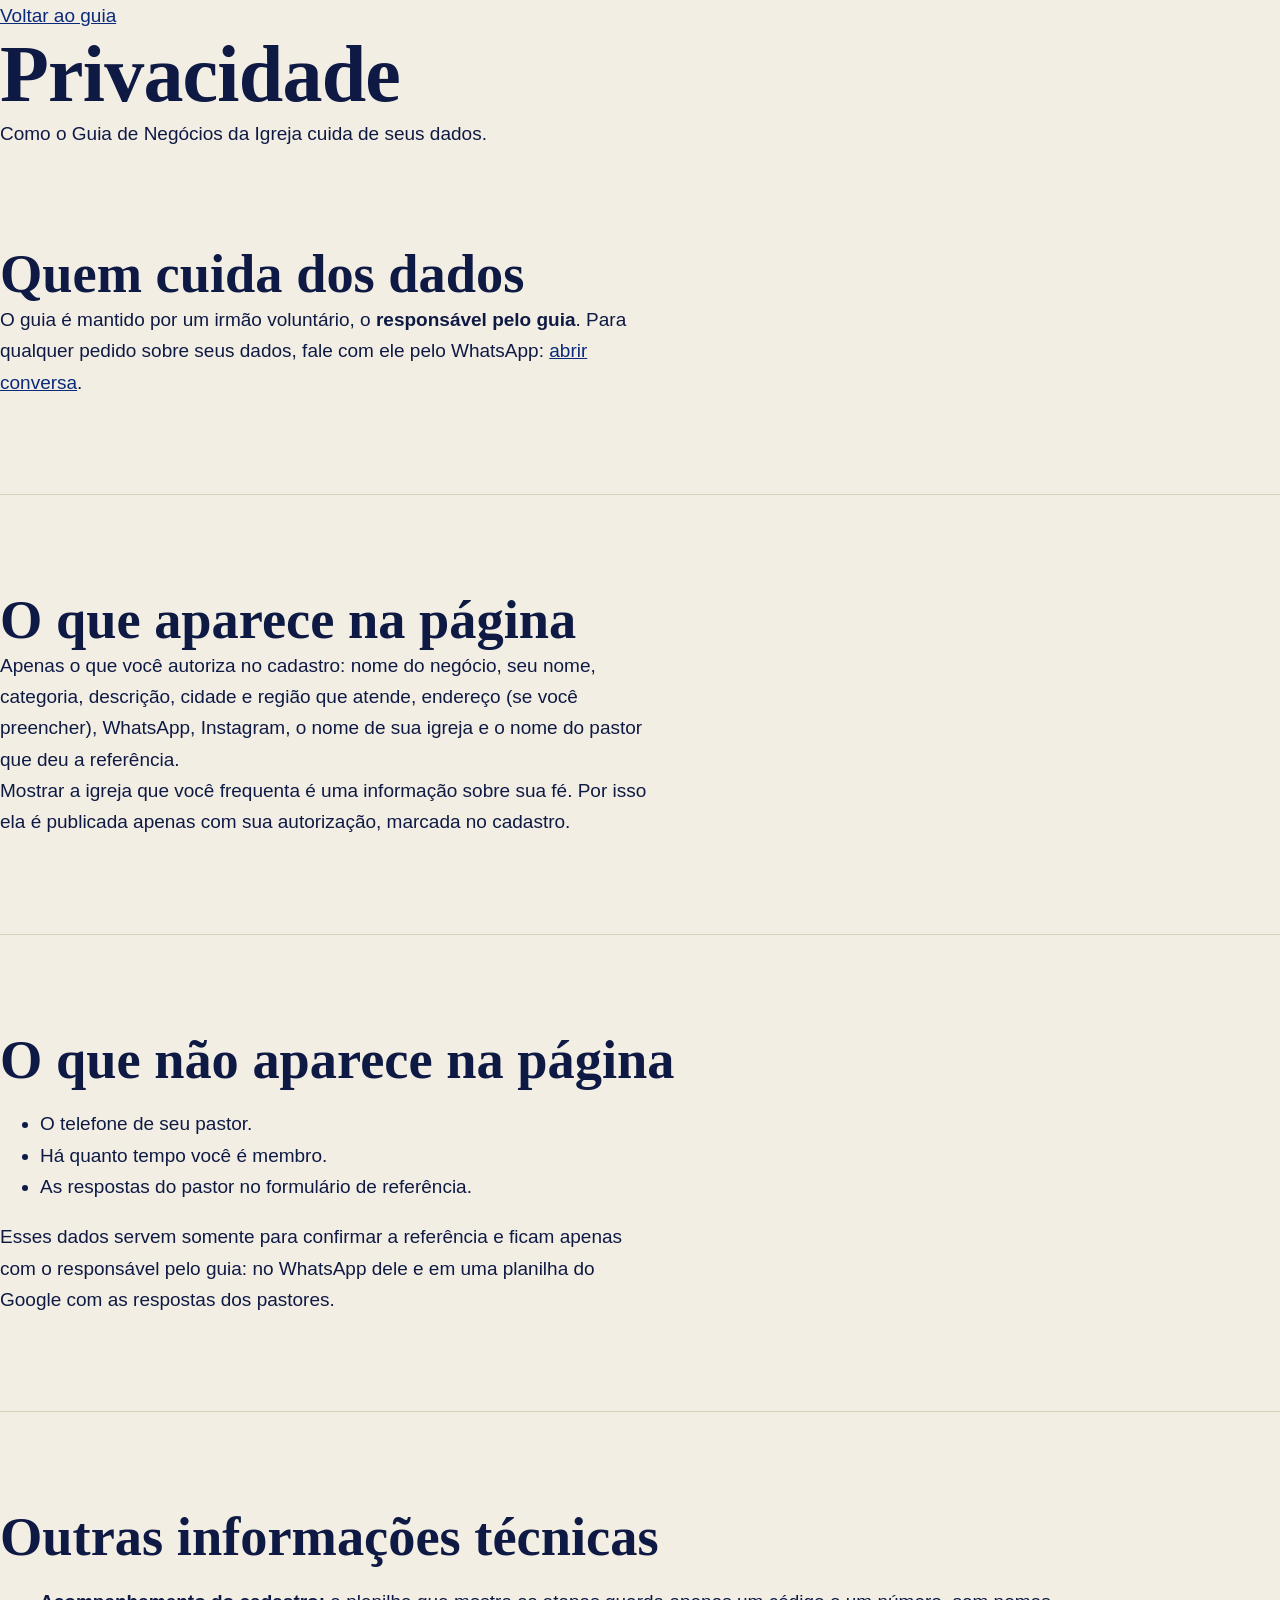
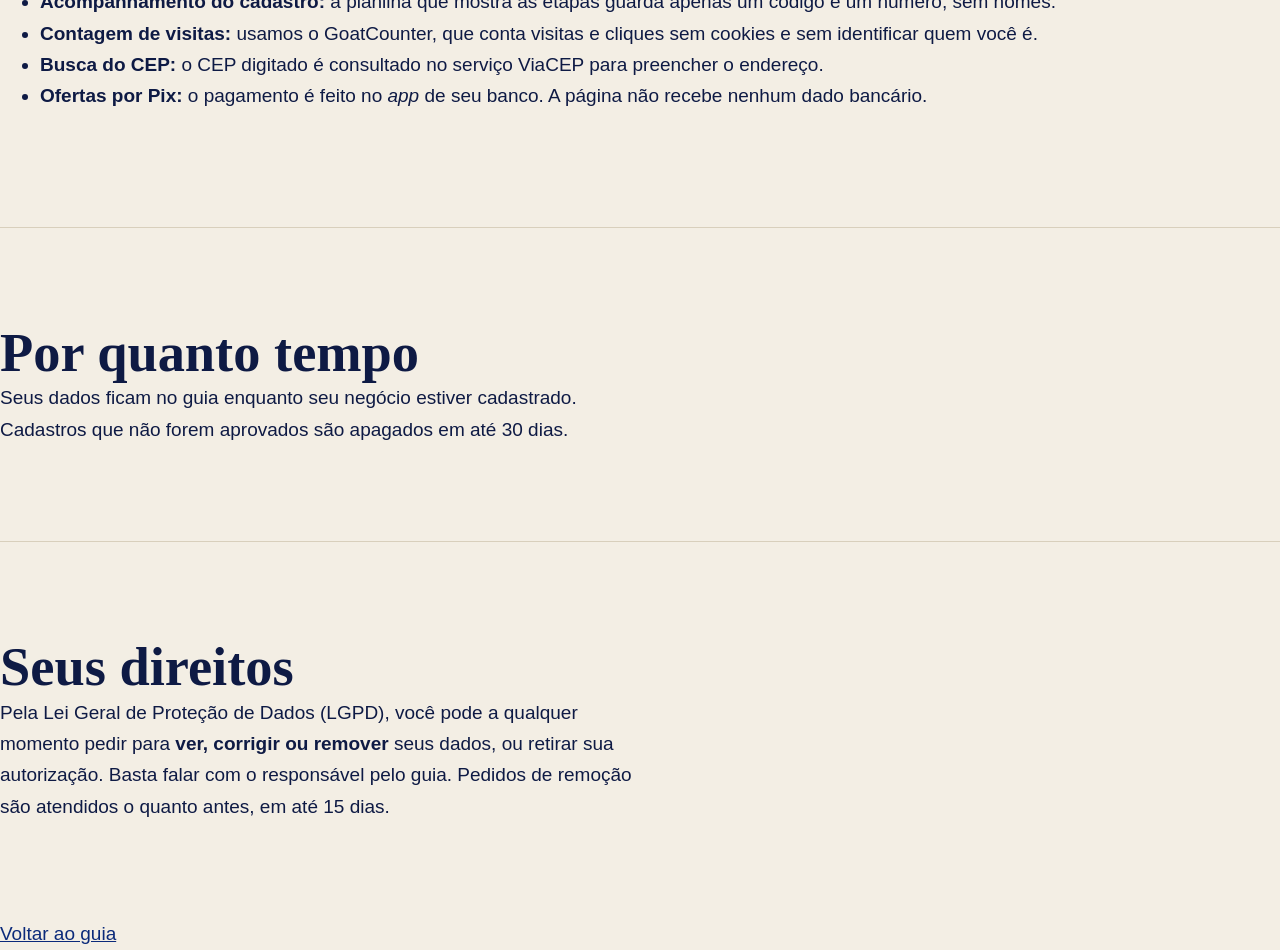
<file: privacidade.html>
<!doctype html>
<html lang="pt-BR">
<head>
  <meta charset="utf-8">
  <meta name="viewport" content="width=device-width, initial-scale=1">
  <title>Privacidade</title>
  <link rel="preconnect" href="https://fonts.googleapis.com">
  <link href="https://fonts.googleapis.com/css2?family=Inter:wght@400;500;600;700&display=swap" rel="stylesheet">
  <link rel="icon" href="favicon.ico?v=2" sizes="any">
  <link rel="icon" type="image/png" sizes="512x512" href="icone.png?v=2">
  <link rel="apple-touch-icon" href="apple-touch-icon.png?v=2">
  <link rel="stylesheet" href="estilo.css">
  <script>
    // Abre a página sempre no topo, mesmo quando o celular tenta manter a rolagem da página anterior
    (function () {
      try { history.scrollRestoration = "manual"; } catch (e) {}
      function topo() {
        window.scrollTo(0, 0);
        try { document.documentElement.scrollIntoView({ block: "start" }); } catch (e) {}
      }
      window.addEventListener("pageshow", topo);
      window.addEventListener("load", topo);
    })();
  </script>
</head>
<body>
  <header class="topo topo-curto">
    <div class="container">
      <a class="botao botao-claro botao-voltar-topo" href="index.html">Voltar ao guia</a>
      <h1>Privacidade</h1>
      <p class="subtitulo">Como o Guia de Negócios da Igreja cuida de seus dados.</p>
    </div>
  </header>

  <main class="container estreito texto-legal">
    <section class="passos">
      <h2>Quem cuida dos dados</h2>
      <p>O guia é mantido por um irmão voluntário, o <strong>responsável pelo guia</strong>. Para qualquer pedido sobre seus dados, fale com ele pelo WhatsApp:
        <a id="contatoPrivacidade" target="_blank" rel="noopener">abrir conversa</a>.</p>
    </section>

    <section class="passos">
      <h2>O que aparece na página</h2>
      <p>Apenas o que você autoriza no cadastro: nome do negócio, seu nome, categoria, descrição, cidade e região que atende, endereço (se você preencher), WhatsApp, Instagram, o nome de sua igreja e o nome do pastor que deu a referência.</p>
      <p>Mostrar a igreja que você frequenta é uma informação sobre sua fé. Por isso ela é publicada apenas com sua autorização, marcada no cadastro.</p>
    </section>

    <section class="passos">
      <h2>O que não aparece na página</h2>
      <ul>
        <li>O telefone de seu pastor.</li>
        <li>Há quanto tempo você é membro.</li>
        <li>As respostas do pastor no formulário de referência.</li>
      </ul>
      <p>Esses dados servem somente para confirmar a referência e ficam apenas com o responsável pelo guia: no WhatsApp dele e em uma planilha do Google com as respostas dos pastores.</p>
    </section>

    <section class="passos">
      <h2>Outras informações técnicas</h2>
      <ul>
        <li><strong>Acompanhamento do cadastro:</strong> a planilha que mostra as etapas guarda apenas um código e um número, sem nomes.</li>
        <li><strong>Contagem de visitas:</strong> usamos o GoatCounter, que conta visitas e cliques sem cookies e sem identificar quem você é.</li>
        <li><strong>Busca do CEP:</strong> o CEP digitado é consultado no serviço ViaCEP para preencher o endereço.</li>
        <li><strong>Ofertas por Pix:</strong> o pagamento é feito no <em>app</em> de seu banco. A página não recebe nenhum dado bancário.</li>
      </ul>
    </section>

    <section class="passos">
      <h2>Por quanto tempo</h2>
      <p>Seus dados ficam no guia enquanto seu negócio estiver cadastrado. Cadastros que não forem aprovados são apagados em até 30 dias.</p>
    </section>

    <section class="passos">
      <h2>Seus direitos</h2>
      <p>Pela Lei Geral de Proteção de Dados (LGPD), você pode a qualquer momento pedir para <strong>ver, corrigir ou remover</strong> seus dados, ou retirar sua autorização. Basta falar com o responsável pelo guia. Pedidos de remoção são atendidos o quanto antes, em até 15 dias.</p>
    </section>

    <a class="botao botao-azul botao-grande" href="index.html">Voltar ao guia</a>
  </main>

  <script src="negocios.js"></script>
  <script>
    document.getElementById("contatoPrivacidade").href = "https://wa.me/" + CONFIG.whatsappResponsavel +
      "?text=" + encodeURIComponent("Olá! Tenho um pedido sobre meus dados no " + CONFIG.titulo + ".");
  </script>
  <!-- Contagem de visitas e cliques (GoatCounter) -->
  <script data-goatcounter="https://marlonpevidor.goatcounter.com/count" async src="https://gc.zgo.at/count.js"></script>
</body>
</html>
</file>
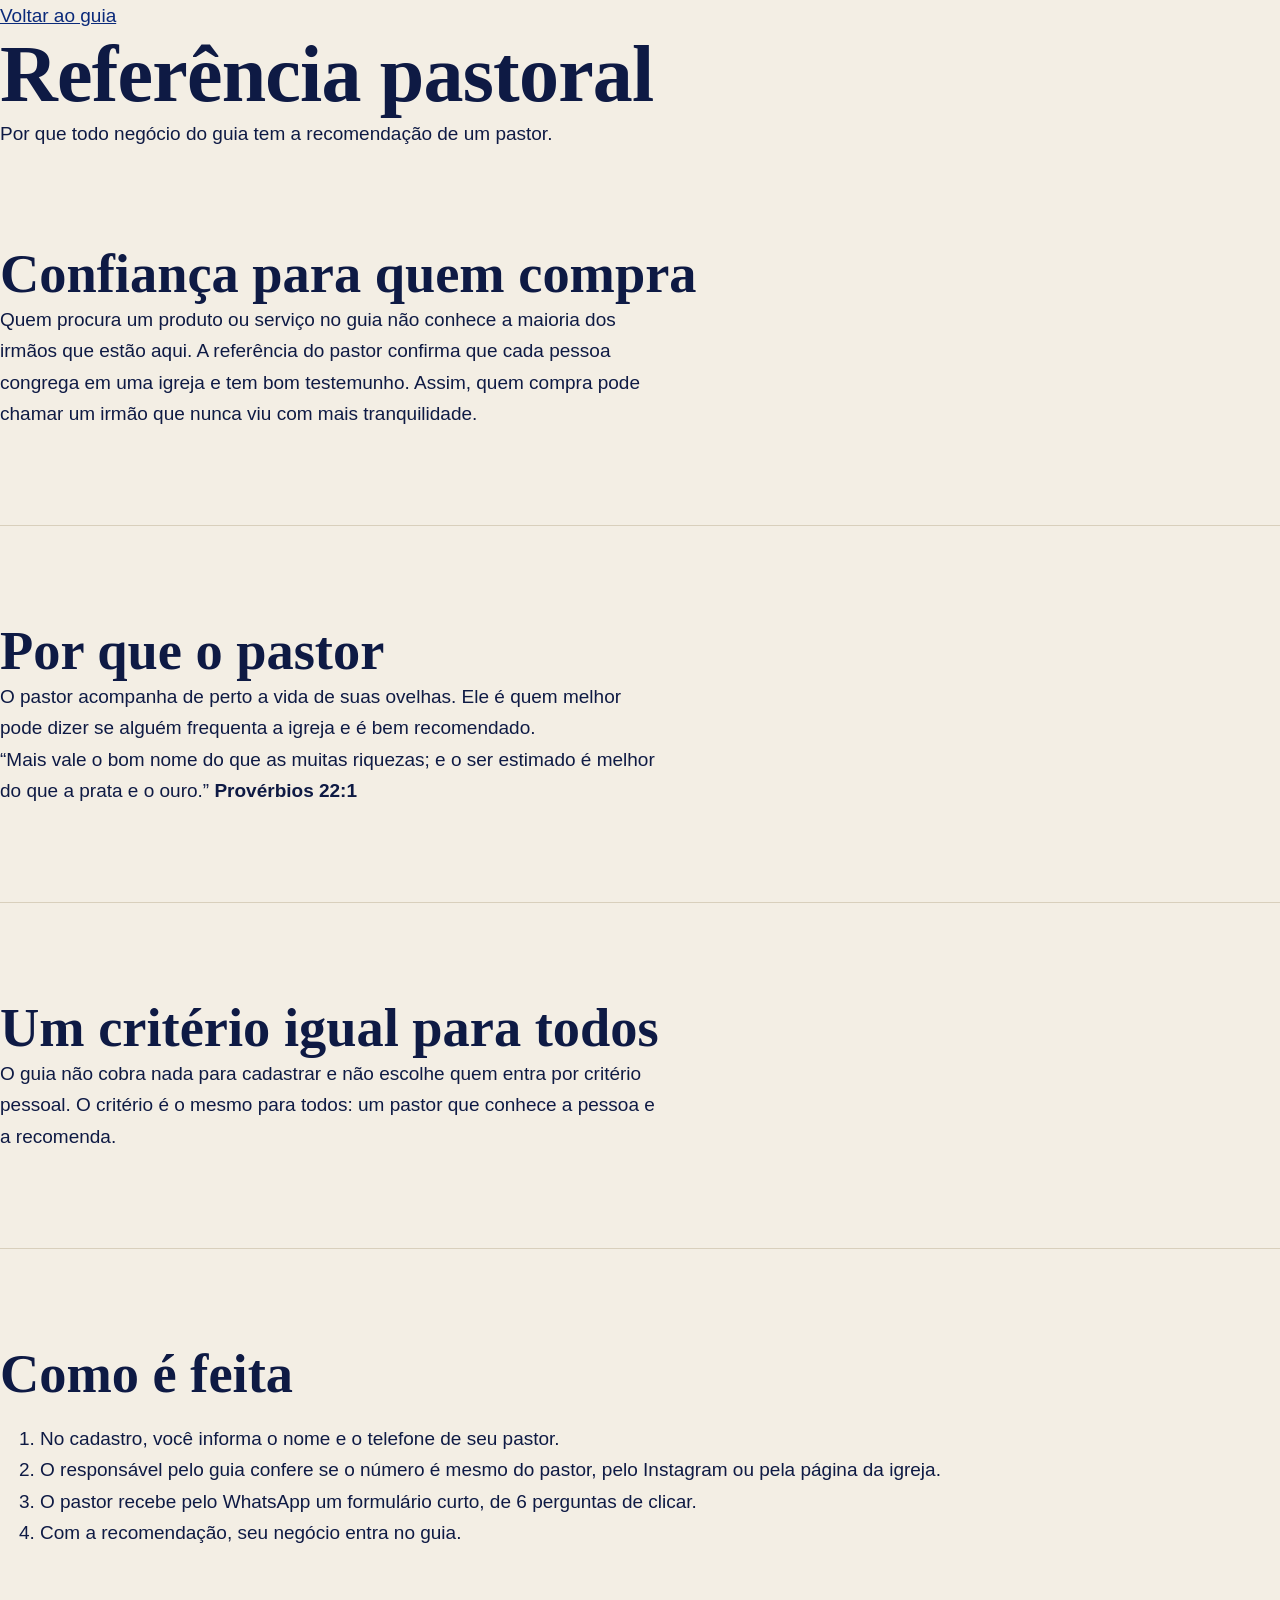
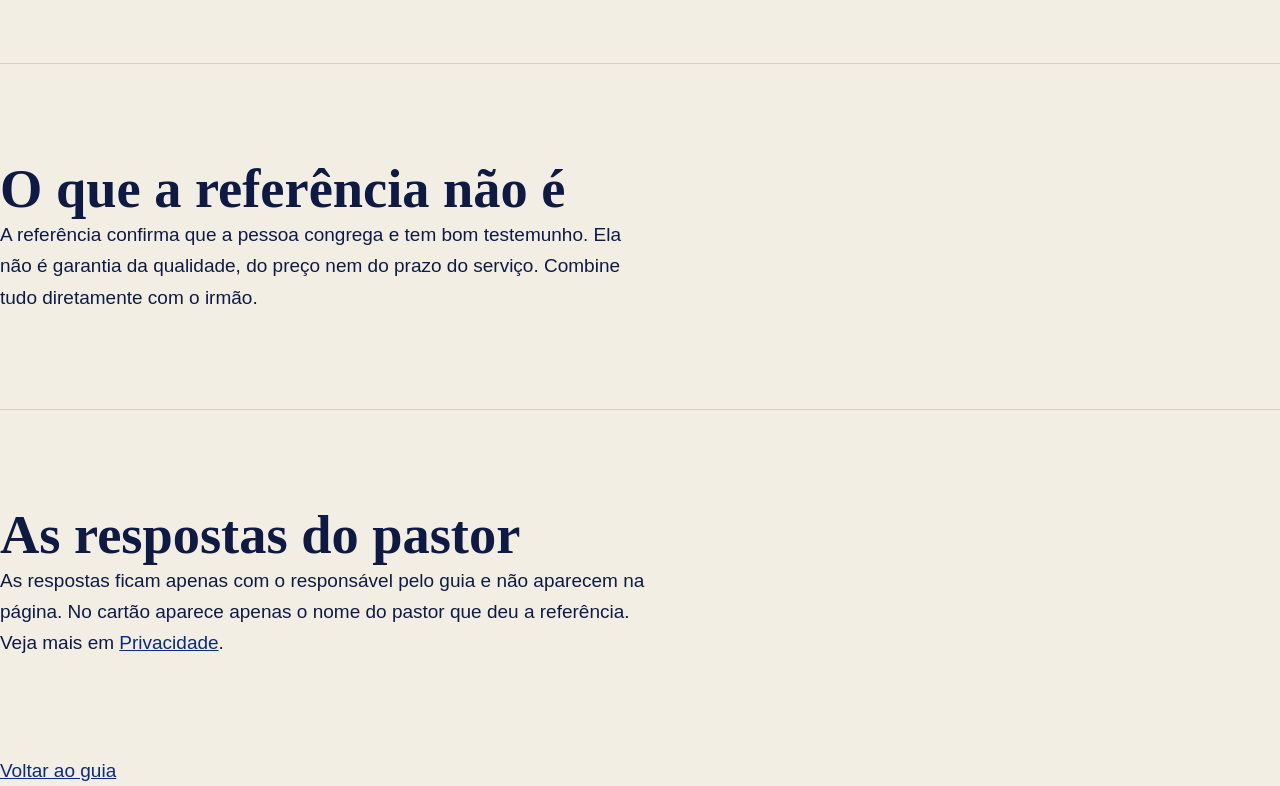
<file: referencia.html>
<!doctype html>
<html lang="pt-BR">
<head>
  <meta charset="utf-8">
  <meta name="viewport" content="width=device-width, initial-scale=1">
  <title>Referência pastoral</title>
  <link rel="preconnect" href="https://fonts.googleapis.com">
  <link href="https://fonts.googleapis.com/css2?family=Inter:wght@400;500;600;700&display=swap" rel="stylesheet">
  <link rel="icon" href="favicon.ico?v=2" sizes="any">
  <link rel="icon" type="image/png" sizes="512x512" href="icone.png?v=2">
  <link rel="apple-touch-icon" href="apple-touch-icon.png?v=2">
  <link rel="stylesheet" href="estilo.css">
  <script>
    // Abre a página sempre no topo, mesmo quando o celular tenta manter a rolagem da página anterior
    (function () {
      try { history.scrollRestoration = "manual"; } catch (e) {}
      function topo() {
        window.scrollTo(0, 0);
        try { document.documentElement.scrollIntoView({ block: "start" }); } catch (e) {}
      }
      window.addEventListener("pageshow", topo);
      window.addEventListener("load", topo);
    })();
  </script>
</head>
<body>
  <header class="topo topo-curto">
    <div class="container">
      <a class="botao botao-claro botao-voltar-topo" href="index.html">Voltar ao guia</a>
      <h1>Referência pastoral</h1>
      <p class="subtitulo">Por que todo negócio do guia tem a recomendação de um pastor.</p>
    </div>
  </header>

  <main class="container estreito texto-legal">
    <section class="passos">
      <h2>Confiança para quem compra</h2>
      <p>Quem procura um produto ou serviço no guia não conhece a maioria dos irmãos que estão aqui. A referência do pastor confirma que cada pessoa congrega em uma igreja e tem bom testemunho. Assim, quem compra pode chamar um irmão que nunca viu com mais tranquilidade.</p>
    </section>

    <section class="passos">
      <h2>Por que o pastor</h2>
      <p>O pastor acompanha de perto a vida de suas ovelhas. Ele é quem melhor pode dizer se alguém frequenta a igreja e é bem recomendado.</p>
      <p class="versiculo-texto">“Mais vale o bom nome do que as muitas riquezas; e o ser estimado é melhor do que a prata e o ouro.” <strong>Provérbios 22:1</strong></p>
    </section>

    <section class="passos">
      <h2>Um critério igual para todos</h2>
      <p>O guia não cobra nada para cadastrar e não escolhe quem entra por critério pessoal. O critério é o mesmo para todos: um pastor que conhece a pessoa e a recomenda.</p>
    </section>

    <section class="passos">
      <h2>Como é feita</h2>
      <ol>
        <li>No cadastro, você informa o nome e o telefone de seu pastor.</li>
        <li>O responsável pelo guia confere se o número é mesmo do pastor, pelo Instagram ou pela página da igreja.</li>
        <li>O pastor recebe pelo WhatsApp um formulário curto, de 6 perguntas de clicar.</li>
        <li>Com a recomendação, seu negócio entra no guia.</li>
      </ol>
    </section>

    <section class="passos">
      <h2>O que a referência não é</h2>
      <p>A referência confirma que a pessoa congrega e tem bom testemunho. Ela não é garantia da qualidade, do preço nem do prazo do serviço. Combine tudo diretamente com o irmão.</p>
    </section>

    <section class="passos">
      <h2>As respostas do pastor</h2>
      <p>As respostas ficam apenas com o responsável pelo guia e não aparecem na página. No cartão aparece apenas o nome do pastor que deu a referência. Veja mais em <a href="privacidade.html">Privacidade</a>.</p>
    </section>

    <a class="botao botao-azul botao-grande" href="index.html">Voltar ao guia</a>
  </main>

  <!-- Contagem de visitas e cliques (GoatCounter) -->
  <script data-goatcounter="https://marlonpevidor.goatcounter.com/count" async src="https://gc.zgo.at/count.js"></script>
</body>
</html>
</file>
<file: estilo.css>
/* =====================================================================
   Estilo único do site do professor Marlon Pevidor.
   Modelo estético da página da mentoria: tipografia de livro (Cormorant
   Garamond) com texto em Libre Franklin, paleta tirada da foto (azulejo
   cobalto e creme), seções separadas por linhas finas, rótulos azuis.
   ===================================================================== */
:root {
  --paper: #F3EEE4;      /* azulejo creme, mais claro */
  --paper-2: #E7DECB;    /* azulejo creme */
  --ink: #0E1A44;        /* azul-marinho profundo */
  --ink-soft: #4A4F6B;   /* cinza-azulado da camisa */
  --cobalt: #0B2A7A;     /* azulejo cobalto */
  --azure: #2F62B8;      /* reflexo no azulejo, versão legível */
  --rule: #D8CFBC;
  --on-cobalt: #F3EEE4;
  --stage: #0E1A44;      /* fundo do vídeo */
  --font-display: "Cormorant Garamond", "EB Garamond", Garamond, "Times New Roman", serif;
  --font-body: "Libre Franklin", "Helvetica Neue", Arial, sans-serif;
  --measure: 62ch;
  --wide: 74rem;
  /* Medidas únicas de espaçamento: todas as camadas usam as mesmas */
  --gutter: clamp(28px, 6vw, 40px);       /* margem lateral do conteúdo */
  --section-y: clamp(64px, 10vw, 96px);   /* espaço acima e abaixo de cada camada */
  --box-pad: clamp(22px, 5vw, 32px);      /* espaço interno de cartões e caixas */
  /* Espaço VISÍVEL entre blocos (as folgas invisíveis das letras são cortadas por text-box, no fim do arquivo):
     --block-gap  entre blocos de uma camada (rótulo, título, parágrafo, citação, grupo de botões, quadro…)
     --box-gap    entre blocos dentro de um quadro/cartão (o quadro já é um bloco)
     --tight-gap  dentro de um mesmo bloco (dois botões, valores do Pix, nome + linha de baixo, citação + autor)
     --list-gap   entre itens de uma mesma lista */
  --block-gap: clamp(32px, 3.4vw, 44px);
  --box-gap: clamp(22px, 2.4vw, 26px);
  --tight-gap: 14px;
  --list-gap: 16px;
}
@media (prefers-color-scheme: dark) {
  :root:not([data-theme="light"]) {
    --paper: #0B1432; --paper-2: #122047; --ink: #EFE8DA; --ink-soft: #B4BAD0;
    --cobalt: #7FB6EC; --azure: #79B5EC; --rule: #243160; --on-cobalt: #0B1432; --stage: #050B22;
    color-scheme: dark;
  }
}
:root[data-theme="dark"] {
  --paper: #0B1432; --paper-2: #122047; --ink: #EFE8DA; --ink-soft: #B4BAD0;
  --cobalt: #7FB6EC; --azure: #79B5EC; --rule: #243160; --on-cobalt: #0B1432; --stage: #050B22;
  color-scheme: dark;
}

*, *::before, *::after { box-sizing: border-box; }
/* A rolagem para logo abaixo da barra do topo; o "- 1px" esconde a linha de cima da camada
   sob a linha da barra, para não aparecerem duas linhas. --topbar-h é medido por site.js. */
html { scroll-behavior: smooth; scroll-padding-top: calc(var(--topbar-h, 4.5rem) - 1px); }
@media (prefers-reduced-motion: reduce) { html { scroll-behavior: auto; } }
body {
  margin: 0;
  background: var(--paper);
  color: var(--ink);
  font-family: var(--font-body);
  font-size: 1.1875rem;
  line-height: 1.65;
  -webkit-font-smoothing: antialiased;
}
img { max-width: 100%; display: block; }
a { color: var(--cobalt); }
a:focus-visible, summary:focus-visible, button:focus-visible { outline: 2px solid var(--azure); outline-offset: 3px; border-radius: 2px; }

.wrap {
  max-width: calc(var(--wide) + 2 * var(--gutter));
  margin-inline: auto;
  padding-left: max(var(--gutter), env(safe-area-inset-left, 0px));
  padding-right: max(var(--gutter), env(safe-area-inset-right, 0px));
}
section { padding-block: var(--section-y); }
section + section { border-top: 1px solid var(--rule); }

/* escala tipográfica */
.caps {
  font-family: var(--font-body);
  font-weight: 600;
  font-size: 0.875rem;
  letter-spacing: 0.16em;
  text-transform: uppercase;
  color: var(--azure);
  margin: 0;
}
h1, h2, h3 { font-family: var(--font-display); font-weight: 600; line-height: 1.08; margin: 0; text-wrap: balance; }
h1 { font-size: clamp(2.9rem, 6.8vw, 5rem); letter-spacing: -0.01em; }
h2 { font-size: clamp(2.2rem, 4.6vw, 3.4rem); }
h3 { font-size: clamp(1.6rem, 2.4vw, 1.85rem); }
h1 em, h2 em, h3 em { font-style: italic; color: var(--cobalt); }
p { margin: 0; max-width: var(--measure); }
.lede { font-size: clamp(1.25rem, 1.8vw, 1.4rem); color: var(--ink-soft); }
.stack { display: grid; gap: var(--block-gap); align-content: start; }
.head { display: grid; gap: var(--block-gap); margin-bottom: var(--block-gap); max-width: 50rem; }
i[lang="la"], em { font-style: italic; }

/* botões */
.btn {
  display: inline-flex; align-items: center; justify-content: center; gap: 0.6rem;
  font-family: var(--font-body); font-weight: 600; font-size: 1.0625rem;
  padding: 1rem 1.6rem;
  border-radius: 2px;
  border: 1px solid transparent;
  text-decoration: none;
  text-align: center;
  cursor: pointer;
  transition: transform .15s ease, background-color .15s ease;
}
.btn-primary { background: var(--cobalt); color: var(--on-cobalt); }
.btn-primary:hover { transform: translateY(-1px); }
.btn-ghost { background: transparent; color: var(--ink); border-color: var(--ink-soft); }
.btn-ghost:hover { background: var(--paper-2); }
.actions { display: flex; flex-wrap: wrap; gap: var(--tight-gap); }
.actions .btn { min-width: 16rem; }   /* botões lado a lado com a mesma largura */

/* barra superior */
.topbar { position: sticky; top: env(safe-area-inset-top, 0px); z-index: 20; background: var(--paper); border-bottom: 1px solid var(--rule); }
body::before { content: ""; position: fixed; inset: 0 0 auto; height: env(safe-area-inset-top, 0px); z-index: 30; background: var(--paper); }
.topbar .wrap { display: flex; align-items: center; justify-content: space-between; gap: 1rem; padding-block: 0.75rem; }
.brand { display: inline-flex; align-items: center; gap: .7rem; font-family: var(--font-body); font-weight: 600; letter-spacing: 0.12em; font-size: 1.15rem; text-transform: uppercase; color: var(--ink); text-decoration: none; }
.crest { width: 38px; height: 38px; flex: none; color: var(--cobalt); }
.topbar nav { display: flex; flex-wrap: wrap; gap: 0 .9rem; }
.topbar nav a { font-weight: 600; font-size: .8rem; letter-spacing: .14em; text-transform: uppercase; color: var(--ink-soft); text-decoration: none; padding: .5rem .35rem; } /* área de toque maior */
.topbar nav a:hover { color: var(--cobalt); }

/* abertura */
.hero .wrap { display: grid; grid-template-columns: minmax(0, 1.25fr) minmax(0, 0.85fr); gap: var(--block-gap) clamp(2rem, 5vw, 4.5rem); align-items: center; }
.hero.solo .wrap { grid-template-columns: minmax(0, 1fr); }
.hero-copy { display: grid; gap: var(--block-gap); min-width: 0; }
.portrait { margin: 0; isolation: isolate; padding: 12px 12px 0; max-width: 27rem; justify-self: center; width: 100%; }
.ring { display: block; position: relative; }
.ring::before { content: ""; position: absolute; inset: -12px; border: 1px solid var(--azure); border-radius: 50%; opacity: .7; }
.portrait img { width: 100%; height: auto; aspect-ratio: 1; object-fit: cover; border-radius: 50%; }
/* 12 px compensam o anel, que fica fora da foto; o resto é o espaço visível entre anel e nome */
.portrait figcaption { margin-top: calc(12px + 2rem); display: grid; gap: var(--tight-gap); text-align: center; }
.portrait figcaption strong { font-family: var(--font-display); font-size: 1.6rem; font-weight: 600; }
.portrait figcaption span { font-size: 1rem; color: var(--ink-soft); }
.facts-inline { display: flex; flex-wrap: wrap; gap: .4rem 1.6rem; margin: 0; padding: 0; list-style: none; font-size: .85rem; font-weight: 600; letter-spacing: .14em; text-transform: uppercase; color: var(--ink-soft); }

/* faixa cobalto */
.band { background: var(--cobalt); color: var(--on-cobalt); padding-block: var(--section-y); } /* mesmo espaço das outras camadas */
.band .wrap { display: grid; gap: var(--block-gap); }
.band .label { font-size: .85rem; font-weight: 600; letter-spacing: .16em; text-transform: uppercase; opacity: .85; }
.band ol { list-style: none; margin: 0; padding: 0; display: grid; grid-template-columns: repeat(6, minmax(0, 1fr)); gap: var(--box-gap) 1rem; }
.band.three ol { grid-template-columns: repeat(3, minmax(0, 1fr)); gap: var(--block-gap) 2rem; }
.band li { display: grid; gap: var(--tight-gap); align-content: start; border-top: 1px solid color-mix(in srgb, var(--on-cobalt) 35%, transparent); padding-top: var(--tight-gap); }
.band .letter { font-family: var(--font-display); font-weight: 700; font-size: clamp(2.4rem, 4vw, 3.2rem); line-height: 1; }
.band .word { font-family: var(--font-display); font-style: italic; font-size: clamp(1.3rem, 2vw, 1.55rem); line-height: 1.2; }
.band .desc { font-size: 1rem; opacity: .85; }
.band .note { font-family: var(--font-display); font-style: italic; font-size: clamp(1.25rem, 2vw, 1.45rem); line-height: 1.35; max-width: 56rem; opacity: .95; }
section.band + section, section + section.band { border-top: 0; }

/* duas colunas: texto e citação */
.story .wrap { display: grid; grid-template-columns: minmax(0, 1fr) minmax(0, 1fr); gap: var(--block-gap) clamp(2rem, 5vw, 5rem); align-items: start; }
blockquote { margin: 0; padding-left: 1.4rem; border-left: 2px solid var(--azure); display: grid; gap: var(--tight-gap); }
blockquote p { font-family: var(--font-display); font-size: clamp(1.7rem, 3vw, 2.2rem); line-height: 1.25; font-style: italic; }
blockquote cite { font-style: normal; font-size: .85rem; font-weight: 600; letter-spacing: .14em; text-transform: uppercase; color: var(--azure); }

/* dois quadros */
.ledger { display: grid; grid-template-columns: repeat(2, minmax(0, 1fr)); gap: 0; border: 1px solid var(--rule); }
.ledger > div { padding: var(--box-pad); display: grid; gap: var(--box-gap); align-content: start; }
.ledger > div + div { border-left: 1px solid var(--rule); background: var(--paper-2); }
.ledger ul { margin: 0; padding: 0; list-style: none; display: grid; gap: var(--list-gap); }
.ledger li { padding-left: 1.4rem; position: relative; }
.ledger .have li::before { content: "—"; position: absolute; left: 0; color: var(--ink-soft); }
.ledger .missing li::before { content: "✦"; position: absolute; left: 0; color: var(--azure); font-size: .85rem; top: .25rem; }
.ledger .verdict { font-family: var(--font-display); font-size: 1.55rem; font-style: italic; color: var(--cobalt); }

/* público */
.paths { display: grid; grid-template-columns: repeat(2, minmax(0, 1fr)); gap: var(--block-gap); margin-bottom: var(--block-gap); }
.paths.three { grid-template-columns: repeat(3, minmax(0, 1fr)); margin-bottom: 0; }
.path { border-top: 2px solid var(--cobalt); padding-top: var(--box-gap); display: grid; gap: var(--box-gap); align-content: start; }
.fit { display: grid; grid-template-columns: minmax(0, 1.4fr) minmax(0, 1fr); gap: var(--block-gap) clamp(1.5rem, 4vw, 3rem); }
.fit ul { margin: 0; padding: 0; list-style: none; display: grid; gap: var(--list-gap); }
.fit li { padding-left: 1.6rem; position: relative; }
.fit .yes li::before { content: "✓"; position: absolute; left: 0; color: var(--cobalt); font-weight: 600; }
.fit .no { background: var(--paper-2); padding: var(--box-pad); display: grid; gap: var(--box-gap); align-content: start; }

/* base: Grau I */
.foundation { display: grid; grid-template-columns: repeat(2, minmax(0, 1fr)); gap: var(--box-gap) 2.5rem; padding: var(--box-pad); background: var(--paper-2); margin-bottom: var(--block-gap); }
.foundation > div { display: grid; gap: var(--box-gap); align-content: start; min-width: 0; }
.foundation .caps { grid-column: 1 / -1; }
.method { margin: 0; padding: 0; list-style: none; display: grid; gap: var(--tight-gap); }
.method li { display: grid; grid-template-columns: 7.5rem minmax(0, 1fr); gap: .8rem; }
.method i { font-family: var(--font-display); font-size: 1.3rem; color: var(--cobalt); }

/* percurso: graus */
.degrees { border-top: 1px solid var(--rule); }
.degree { display: grid; grid-template-columns: 4.5rem 8rem minmax(0, 1fr) 13rem; gap: 1.5rem; padding-block: 1.5rem; border-bottom: 1px solid var(--rule); align-items: baseline; }
.degree.current { background: var(--paper-2); padding-inline: 1rem; margin-inline: -1rem; }
.degree .num { font-family: var(--font-display); font-weight: 700; font-size: 2.4rem; line-height: 1; color: var(--azure); }
.degree .dur { font-family: var(--font-display); font-size: 1.45rem; font-weight: 600; font-variant-numeric: lining-nums; }
.degree .what { display: grid; gap: .3rem; min-width: 0; }
.degree .what b { font-family: var(--font-display); font-size: 1.45rem; font-weight: 600; }
.degree .role { font-size: 1rem; color: var(--ink-soft); }
.degree .role i { font-family: var(--font-display); font-size: 1.35rem; color: var(--ink); }
.degree .tag { font-size: .8rem; font-weight: 600; letter-spacing: .12em; text-transform: uppercase; color: var(--cobalt); }
.degrees-note { margin-top: var(--block-gap); color: var(--ink-soft); }

/* pilares (também os cartões de cursos) */
.pillars { display: grid; grid-template-columns: repeat(3, minmax(0, 1fr)); gap: var(--block-gap); }
.pillar { border: 1px solid var(--rule); padding: var(--box-pad); display: grid; gap: var(--box-gap); align-content: start; color: inherit; text-decoration: none; }
.numeral { font-family: var(--font-display); font-weight: 700; font-size: 3rem; line-height: 1; color: var(--azure); }
.pillar ul { margin: 0; padding: 0; list-style: none; display: grid; gap: var(--list-gap); }
.pillar li { display: grid; gap: var(--tight-gap); font-size: 1.05rem; color: var(--ink-soft); }
.pillar li b { color: var(--ink); font-weight: 600; }
.pillar > p:not(.caps) { color: var(--ink-soft); font-size: 1.05rem; }
a.pillar { transition: transform .15s ease, border-color .15s ease; }
a.pillar:hover { transform: translateY(-2px); border-color: var(--cobalt); }
.pillar .go { display: flex; justify-content: space-between; gap: 1rem; padding-top: var(--box-gap); border-top: 1px solid var(--rule); font-size: .8rem; font-weight: 600; letter-spacing: .12em; text-transform: uppercase; color: var(--ink-soft); }
a.pillar .go span:last-child { color: var(--cobalt); }

/* três tempos */
.times { display: grid; grid-template-columns: repeat(3, minmax(0, 1fr)); gap: 0; margin-top: var(--block-gap); }
.times > div { padding: var(--box-gap) 1.4rem 0 0; display: grid; gap: var(--box-gap); align-content: start; border-top: 2px solid var(--cobalt); position: relative; }
.times > div::before { content: ""; position: absolute; top: -7px; left: 0; width: 12px; height: 12px; border-radius: 50%; background: var(--paper); border: 2px solid var(--cobalt); }

/* carreira e destino */
.split { display: grid; grid-template-columns: minmax(0, 1fr) minmax(0, 1fr); gap: var(--block-gap) clamp(2rem, 5vw, 4.5rem); }
.career { margin: 0; padding: 0; list-style: none; display: grid; }
.career li { display: grid; grid-template-columns: 10rem minmax(0, 1fr); gap: 1rem; padding-block: 1rem; border-bottom: 1px solid var(--rule); }
.career li:first-child { border-top: 1px solid var(--rule); }
.career b { font-family: var(--font-display); font-size: 1.4rem; font-weight: 600; line-height: 1.3; }
.career span { color: var(--ink-soft); }
.destiny { margin: 0; padding: 0; list-style: none; display: grid; gap: var(--list-gap); counter-reset: d; }
.destiny li { padding-left: 2.8rem; position: relative; counter-increment: d; }
.destiny li::before { content: counter(d, upper-roman); position: absolute; left: 0; top: -.1rem; font-family: var(--font-display); color: var(--azure); font-size: 1.4rem; font-weight: 700; }
.destiny.big li { font-family: var(--font-display); font-size: 1.6rem; font-weight: 600; line-height: 1.3; }
.destiny.big li::before { top: 0; }

/* sobre / livro: imagem e texto */
.about .wrap { display: grid; grid-template-columns: minmax(0, .7fr) minmax(0, 1.3fr); gap: var(--block-gap) clamp(2rem, 5vw, 4.5rem); align-items: start; }
.about img { width: 100%; height: auto; max-width: 22rem; aspect-ratio: 1; object-fit: cover; border-radius: 50%; }
.facts { display: grid; grid-template-columns: repeat(2, minmax(0, 1fr)); gap: var(--box-gap) 2rem; margin: 0; padding-top: var(--box-gap); border-top: 1px solid var(--rule); }
.facts dt { font-size: .8rem; font-weight: 600; letter-spacing: .14em; text-transform: uppercase; color: var(--azure); }
.facts dd { margin: var(--tight-gap) 0 0; font-size: 1.05rem; }
.facts div { min-width: 0; }
.book-cover {
  aspect-ratio: 2 / 3; width: 100%; max-width: 16rem; background: var(--cobalt); color: var(--on-cobalt);
  padding: var(--box-pad); display: flex; flex-direction: column; justify-content: space-between;
  outline: 1px solid color-mix(in srgb, var(--on-cobalt) 45%, transparent); outline-offset: -10px;
  box-shadow: 10px 12px 0 var(--paper-2);
}
.book-cover .t { font-family: var(--font-display); font-size: 1.35rem; line-height: 1.2; font-weight: 600; }
.book-cover .a { font-size: .7rem; font-weight: 600; letter-spacing: .18em; text-transform: uppercase; opacity: .85; }

/* perguntas */
.faq { display: grid; max-width: 54rem; }
.faq details { border-bottom: 1px solid var(--rule); }
.faq details:first-child { border-top: 1px solid var(--rule); }
.faq summary { cursor: pointer; list-style: none; padding-block: 1.3rem; font-family: var(--font-display); font-size: 1.6rem; font-weight: 600; line-height: 1.25; display: flex; justify-content: space-between; gap: 1rem; }
.faq summary::-webkit-details-marker { display: none; }
.faq summary::after { content: "+"; font-family: var(--font-body); font-weight: 400; color: var(--azure); }
.faq details[open] summary::after { content: "−"; }
.faq details p { padding-bottom: 1.4rem; color: var(--ink-soft); }

/* chamada final */
.final { background: var(--paper-2); text-align: center; }
.final .wrap { display: grid; justify-items: center; gap: var(--block-gap); }
.final p { margin-inline: auto; }
.final .actions { justify-content: center; }
.contact-line { font-size: 1.05rem; color: var(--ink-soft); }
.contact-line span { user-select: all; color: var(--ink); font-variant-numeric: tabular-nums; white-space: nowrap; }

/* sala de aula (páginas de curso) */
.player-grid { display: grid; grid-template-columns: minmax(0, 1fr) 24rem; gap: var(--block-gap); align-items: start; }
.stage { border: 1px solid var(--rule); background: var(--paper); }
.video { position: relative; aspect-ratio: 16 / 9; background: var(--stage); }
.video iframe { position: absolute; inset: 0; width: 100%; height: 100%; border: 0; }
.video .placeholder { position: absolute; inset: 0; display: grid; place-content: center; justify-items: center; gap: .4rem; text-align: center; padding: 24px; color: #C3CCE6; }
.video .placeholder svg { width: 56px; height: 56px; margin-bottom: .4rem; }
.video .placeholder strong { font-size: .85rem; font-weight: 600; letter-spacing: .16em; text-transform: uppercase; }
.video .placeholder span { font-size: 1rem; opacity: .8; }
.lesson-info { padding: var(--box-pad); display: grid; gap: var(--box-gap); }
.lesson-info p { color: var(--ink-soft); }
.lesson-nav { display: flex; justify-content: space-between; gap: var(--tight-gap); }
.lesson-nav button { font: inherit; font-size: .9rem; font-weight: 600; padding: .65rem 1rem; background: transparent; color: var(--ink); border: 1px solid var(--ink-soft); border-radius: 2px; cursor: pointer; }
.lesson-nav button:hover:not(:disabled) { background: var(--paper-2); }
.lesson-nav button:disabled { opacity: .35; cursor: default; }
.syllabus { border: 1px solid var(--rule); max-height: 40rem; overflow: auto; background: var(--paper); }
.module-title { position: sticky; top: 0; z-index: 1; background: var(--paper-2); padding: .8rem 1rem; font-size: .75rem; font-weight: 600; letter-spacing: .14em; text-transform: uppercase; color: var(--azure); border-bottom: 1px solid var(--rule); }
.lesson { display: grid; grid-template-columns: 2.2rem minmax(0, 1fr) auto; gap: .6rem; align-items: center; width: 100%; text-align: left; background: none; border: 0; border-bottom: 1px solid var(--rule); padding: .85rem 1rem; color: var(--ink); font: inherit; font-size: 1rem; line-height: 1.35; cursor: pointer; }
.lesson:hover { background: var(--paper-2); }
.lesson.active { background: var(--paper-2); box-shadow: inset 3px 0 0 var(--cobalt); }
.lesson .n { font-family: var(--font-display); font-weight: 700; font-size: 1.25rem; color: var(--azure); }
.lesson .tag { font-size: .62rem; font-weight: 600; letter-spacing: .12em; text-transform: uppercase; color: var(--ink-soft); border: 1px solid var(--rule); padding: 2px 7px; white-space: nowrap; }
.lesson .tag.ok { color: var(--cobalt); border-color: var(--cobalt); }
.progress { padding: .8rem 1rem 0; font-size: .95rem; color: var(--ink-soft); }

/* oferta via Pix */
.pix-box { width: 100%; max-width: 36rem; display: grid; gap: var(--block-gap); justify-items: center; }
.pix-valores { width: 100%; display: grid; grid-template-columns: 1fr 1fr; gap: var(--tight-gap); }
.pix-valores button { font: inherit; font-weight: 600; font-size: 1.05rem; padding: 1rem; cursor: pointer; background: transparent; color: var(--ink); border: 1px solid var(--ink-soft); border-radius: 2px; }
.pix-valores button:hover { background: var(--paper); }
.pix-valores button.on { background: var(--cobalt); color: var(--on-cobalt); border-color: var(--cobalt); }
.pix-resultado { width: 100%; display: grid; gap: var(--box-gap); justify-items: center; border-top: 1px solid var(--rule); padding-top: var(--block-gap); }
.pix-resultado[hidden] { display: none; }
.pix-titulo { font-size: 1.2rem; }
.pix-qr svg { width: 230px; height: 230px; background: #fff; border: 1px solid var(--rule); }
.pix-ajuda { color: var(--ink-soft); font-size: 1rem; }
.pix-resultado textarea { width: 100%; height: 4.5rem; resize: none; font: .8rem/1.4 ui-monospace, Menlo, monospace; color: #4A4F6B; background: #fff; border: 1px solid var(--rule); padding: .6rem; word-break: break-all; }
.pix-copiar { width: 100%; }

/* rodapé */
footer { padding-block: calc(var(--section-y) / 2); border-top: 1px solid var(--rule); }
/* Rodapé igual em todas as páginas: frase em latim e o nome embaixo, centralizados */
footer .wrap { display: grid; justify-items: center; gap: var(--tight-gap); text-align: center; font-size: 1rem; color: var(--ink-soft); }
footer em { font-family: var(--font-display); font-size: 1.45rem; color: var(--ink); }
footer span { font-size: .85rem; font-weight: 600; letter-spacing: .14em; text-transform: uppercase; }

/* entrada */
@media (prefers-reduced-motion: no-preference) {
  .hero-copy > * { animation: rise .7s ease both; }
  .hero-copy > *:nth-child(2) { animation-delay: .08s; }
  .hero-copy > *:nth-child(3) { animation-delay: .16s; }
  .hero-copy > *:nth-child(4) { animation-delay: .24s; }
  .portrait img { animation: fade 1s ease both .1s; }
  @keyframes rise { from { transform: translateY(10px); opacity: .01; } to { transform: none; opacity: 1; } }
  @keyframes fade { from { opacity: .01; } to { opacity: 1; } }
}

/* responsivo */
@media (max-width: 960px) {
  .pillars, .paths.three { grid-template-columns: minmax(0, 1fr); }
  .story .wrap, .split, .about .wrap, .fit, .player-grid { grid-template-columns: minmax(0, 1fr); }
  .degree { grid-template-columns: 3.5rem minmax(0, 1fr); gap: .4rem 1.2rem; }
  .degree .num { grid-row: span 3; }
}
@media (max-width: 760px) {
  body { font-size: 1.125rem; }
  .hero .wrap { grid-template-columns: minmax(0, 1fr); }
  .portrait { order: -1; max-width: 18rem; }
  .band ol { grid-template-columns: repeat(3, minmax(0, 1fr)); }
  .band.three ol { grid-template-columns: minmax(0, 1fr); }
  .ledger, .paths, .foundation { grid-template-columns: minmax(0, 1fr); }
  .ledger > div + div { border-left: 0; border-top: 1px solid var(--rule); }
  .times { grid-template-columns: minmax(0, 1fr); gap: var(--block-gap); border-left: 2px solid var(--cobalt); padding-left: 1.4rem; }
  .times > div { border-top: 0; padding: 0; }
  .times > div::before { left: calc(-1.4rem - 7px); top: .45rem; }
  .career li, .method li { grid-template-columns: minmax(0, 1fr); gap: var(--tight-gap); }
  .facts { grid-template-columns: minmax(0, 1fr); }
  .actions { flex-direction: column; align-items: stretch; width: 100%; }
  .actions .btn { min-width: 0; }
  /* topo no celular: marca e menu centralizados em duas linhas */
  /* Celular: marca e menu centralizados. Cada link tem área de toque de ~40 px de altura;
     o espaço visível entre marca, linhas do menu e bordas da barra é o mesmo (--tb-gap). */
  .topbar { --tb-gap: 22px; --tap-y: 11px; }
  .topbar .wrap { flex-direction: column; gap: calc(var(--tb-gap) - var(--tap-y) + 2px); padding-top: var(--tb-gap); padding-bottom: calc(var(--tb-gap) - var(--tap-y)); }
  .topbar nav { justify-content: center; gap: 2px 1rem; max-width: 22rem; }
  .topbar nav a { font-size: .74rem; line-height: 1; padding: var(--tap-y) .4rem; }
  .brand { font-size: 1.05rem; }
  .crest { width: 34px; height: 34px; }
  .about img, .book-cover { margin-inline: auto; }
}
@media (max-width: 400px) {
  .band ol { grid-template-columns: repeat(2, minmax(0, 1fr)); }
  .band.three ol { grid-template-columns: minmax(0, 1fr); }
}

/* seção centralizada (oferta) */
.center .wrap { display: grid; justify-items: center; text-align: center; }
.center .head { justify-items: center; }
.center p { margin-inline: auto; }
.band .band-btn { color: var(--on-cobalt); border-color: color-mix(in srgb, var(--on-cobalt) 60%, transparent); }
.band .band-btn:hover { background: color-mix(in srgb, var(--on-cobalt) 12%, transparent); }
.story .facts { margin: 0; align-self: start; grid-template-columns: minmax(0, 1fr); border-top: 0; padding: var(--box-pad); background: var(--paper-2); }
.center-quote { border-left: 0; padding-left: 0; justify-items: center; max-width: 44rem; }
.center-quote p { font-size: clamp(1.4rem, 2.4vw, 1.75rem); max-width: none; }
.about.solo .wrap { grid-template-columns: minmax(0, 1fr); }

/* nome maior abaixo da foto da abertura */
.portrait figcaption strong { font-size: clamp(1.9rem, 3vw, 2.3rem); line-height: 1.15; }

/* rótulo + título com a foto pequena em círculo à esquerda (seção "O professor") */
.byline { display: flex; align-items: center; gap: 1.1rem; }
/* exceção pedida pelo professor: rótulo e nome ao lado da foto ficam à distância de uma troca de linha do texto */
.byline > div { display: grid; gap: 17px; gap: calc(1.65em - 1cap); }
.byline img { margin-block: 5px; width: 84px; height: 84px; flex: none; border-radius: 50%; object-fit: cover; outline: 1px solid var(--azure); outline-offset: 4px; }
@media (max-width: 760px) { .byline img { width: 68px; height: 68px; } }

/* Simetria óptica: corta a folga invisível acima do primeiro texto e abaixo do último texto de cada
   bloco (camadas, caixas, cartões), para o espaço visível em cima e embaixo ficar igual.
   Navegadores sem suporte (Firefox) simplesmente mantêm a folga normal. */
@supports (text-box: trim-both cap alphabetic) {
  /* Todo bloco de texto perde a folga invisível acima da primeira linha e abaixo da última:
     o espaço visível entre blocos passa a ser exatamente o gap definido (--block-gap etc.). */
  :is(p, h1, h2, h3, li, dt, dd, cite, figcaption > *, .caps, .label, .word, .desc, .letter, .note, .num, .dur, .numeral, .tag, .role, .what > *, .go > span) { text-box: trim-both cap alphabetic; }
}
@supports (text-box: trim-both cap alphabetic) {
  .facts-inline li, .progress { text-box: trim-both cap alphabetic; }
}
/* a sombra da capa do livro (12 px) conta como parte do desenho */
.book-cover { margin-bottom: 12px; }

/* Celular: a foto vem antes do texto. O espaço do início da camada até o anel é IGUAL ao espaço do anel
   até o nome (--photo-gap). O nome fica onde estava; a foto sobe. */
@media (max-width: 760px) {
  .hero:not(.solo) { --photo-gap: 36px; padding-top: var(--photo-gap); }
  .hero:not(.solo) .portrait figcaption { margin-top: calc(12px + var(--photo-gap) + 3px); }
}
a.book-cover { text-decoration: none; transition: transform .15s ease; }
a.book-cover:hover { transform: translateY(-2px); }

.quotes { gap: var(--block-gap); }
@supports (text-box: trim-both cap alphabetic) {
  footer em, footer span { text-box: trim-both cap alphabetic; }
}

/* sala de aula: selos de progresso e aviso de onde parou */
.lesson .tag.partial { color: var(--azure); border-color: var(--azure); }
.lesson .tag.seen { background: var(--cobalt); color: var(--on-cobalt); border-color: var(--cobalt); }
.lesson-info .resume { color: var(--azure); font-weight: 600; font-size: .95rem; }
.resume[hidden] { display: none; }
#yt-player, .video > iframe { position: absolute; inset: 0; width: 100%; height: 100%; border: 0; }
</file>
